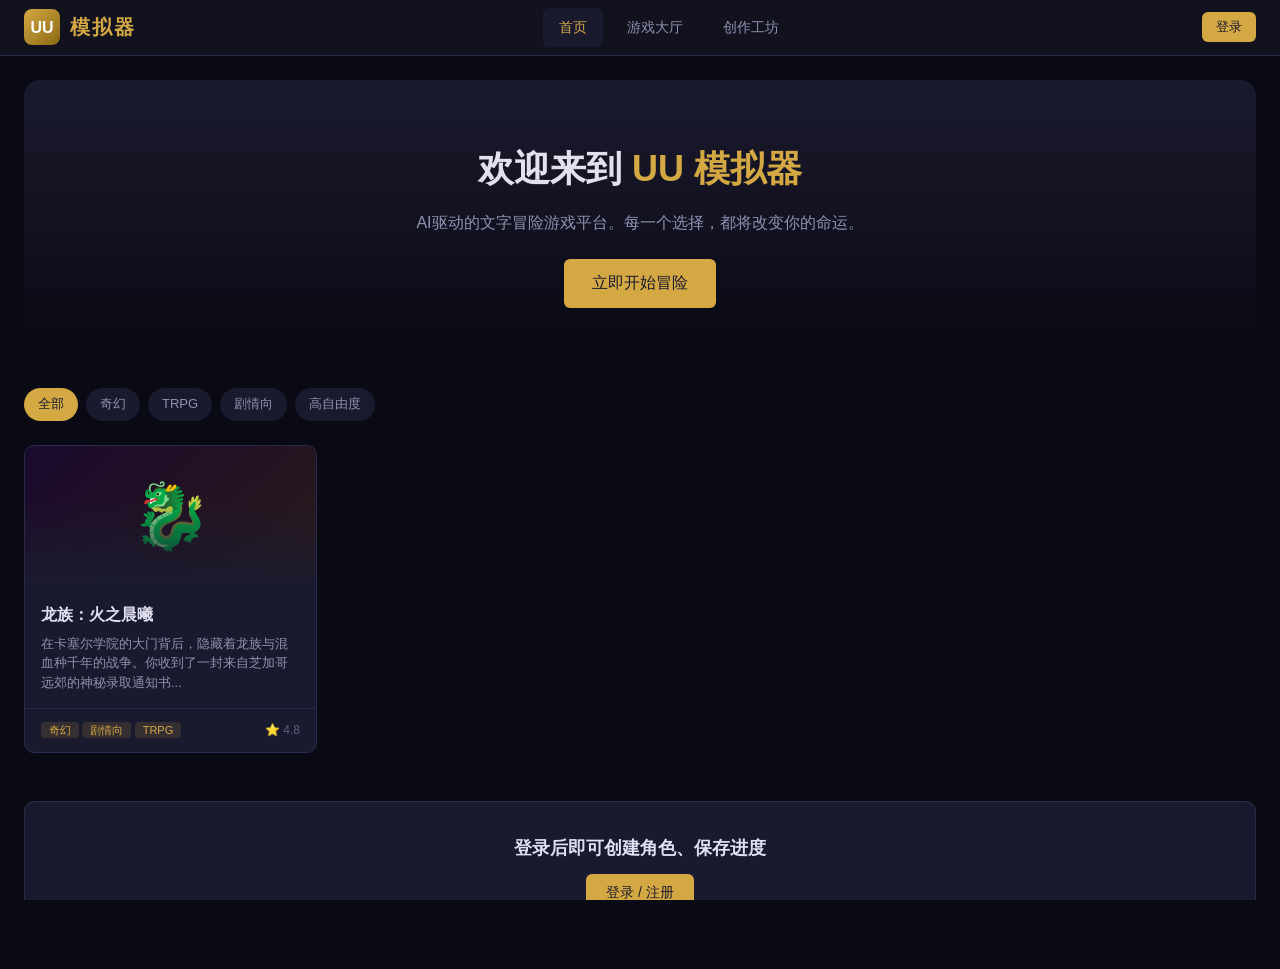
<file: index.html>
<!DOCTYPE html>
<html lang="zh-CN">
<head>
<meta charset="UTF-8">
<meta name="viewport" content="width=device-width, initial-scale=1.0, maximum-scale=1.0, user-scalable=no">
<title>UU模拟器 - AI驱动文字冒险游戏平台</title>
<style>/* ========================================
   UU模拟器 - 完整游戏风格UI
   主题：龙族 · 暗色奇幻
   ======================================== */

/* === 全局重置 & 变量 === */
:root {
  --bg-primary: #0a0a14;
  --bg-secondary: #12121f;
  --bg-card: #1a1a2e;
  --bg-card-hover: #222240;
  --bg-input: #16213e;
  --border-color: #2a2a4a;
  --border-glow: #4a4a8a;
  --text-primary: #e0e0f0;
  --text-secondary: #9090b0;
  --text-muted: #606080;
  --accent-gold: #d4a843;
  --accent-red: #cc3333;
  --accent-blue: #3366cc;
  --accent-green: #33aa55;
  --accent-purple: #8844aa;
  --accent-cyan: #33cccc;
  --danger: #ff4444;
  --success: #44cc66;
  --warning: #ffaa33;
  --info: #4488ff;
  --shadow: 0 4px 20px rgba(0,0,0,0.4);
  --radius-sm: 6px;
  --radius-md: 10px;
  --radius-lg: 16px;
  --transition: all 0.3s ease;
  --font-main: 'Microsoft YaHei', 'PingFang SC', 'Noto Sans SC', sans-serif;
  --font-mono: 'Consolas', 'Courier New', monospace;
}

*, *::before, *::after { box-sizing: border-box; margin: 0; padding: 0; }
html, body { height: 100%; overflow: hidden; }
body {
  font-family: var(--font-main);
  background: var(--bg-primary);
  color: var(--text-primary);
  line-height: 1.6;
  font-size: 15px;
}
a { color: var(--accent-gold); text-decoration: none; cursor: pointer; }
a:hover { text-decoration: underline; }
button { cursor: pointer; font-family: inherit; border: none; outline: none; }
input, textarea, select { font-family: inherit; font-size: inherit; }
ul { list-style: none; }
::-webkit-scrollbar { width: 6px; }
::-webkit-scrollbar-track { background: var(--bg-secondary); }
::-webkit-scrollbar-thumb { background: var(--border-color); border-radius: 3px; }
::-webkit-scrollbar-thumb:hover { background: var(--border-glow); }

/* === 导航栏 === */
.navbar {
  position: fixed; top: 0; left: 0; right: 0;
  height: 56px; background: var(--bg-secondary);
  border-bottom: 1px solid var(--border-color);
  z-index: 1000;
  display: flex; align-items: center;
}
.nav-inner {
  width: 100%; max-width: 1400px; margin: 0 auto;
  display: flex; align-items: center; justify-content: space-between;
  padding: 0 24px;
}
.nav-brand {
  display: flex; align-items: center; gap: 10px;
  cursor: pointer; user-select: none;
}
.brand-icon {
  width: 36px; height: 36px;
  background: linear-gradient(135deg, var(--accent-gold), #8b6914);
  border-radius: 8px;
  display: flex; align-items: center; justify-content: center;
  font-weight: 900; font-size: 16px; color: #fff;
}
.brand-text { font-size: 20px; font-weight: 700; color: var(--accent-gold); letter-spacing: 2px; }
.nav-links { display: flex; gap: 8px; }
.nav-link {
  padding: 8px 16px; border-radius: var(--radius-sm);
  color: var(--text-secondary); font-size: 14px;
  transition: var(--transition);
}
.nav-link:hover { background: var(--bg-card); color: var(--text-primary); text-decoration: none; }
.nav-link.active { background: var(--bg-card); color: var(--accent-gold); }
.nav-auth { display: flex; align-items: center; gap: 12px; }
.user-menu { position: relative; cursor: pointer; }
.user-name { color: var(--accent-gold); font-size: 14px; }
.user-dropdown {
  position: absolute; top: 100%; right: 0; margin-top: 8px;
  background: var(--bg-card); border: 1px solid var(--border-color);
  border-radius: var(--radius-sm); min-width: 140px;
  display: none; overflow: hidden;
}
.user-menu:hover .user-dropdown { display: block; }
.user-dropdown a {
  display: block; padding: 10px 16px; color: var(--text-secondary);
  font-size: 13px; transition: var(--transition);
}
.user-dropdown a:hover { background: var(--bg-card-hover); color: var(--text-primary); text-decoration: none; }

/* === 按钮系统 === */
.btn {
  display: inline-flex; align-items: center; justify-content: center; gap: 6px;
  padding: 10px 20px; border-radius: var(--radius-sm);
  font-size: 14px; font-weight: 500; transition: var(--transition);
}
.btn-sm { padding: 6px 14px; font-size: 13px; }
.btn-lg { padding: 14px 28px; font-size: 16px; }
.btn-full { width: 100%; }
.btn-primary { background: var(--accent-gold); color: #1a1a2e; }
.btn-primary:hover { background: #e8bc50; transform: translateY(-1px); }
.btn-secondary { background: var(--bg-card); color: var(--text-primary); border: 1px solid var(--border-color); }
.btn-secondary:hover { background: var(--bg-card-hover); border-color: var(--border-glow); }
.btn-danger { background: var(--danger); color: #fff; }
.btn-danger:hover { background: #ff5555; }
.btn-ghost { background: transparent; color: var(--text-secondary); }
.btn-ghost:hover { background: var(--bg-card); color: var(--text-primary); }
.btn-choice {
  width: 100%; text-align: left; padding: 14px 20px;
  background: var(--bg-card); border: 1px solid var(--border-color);
  border-radius: var(--radius-md); color: var(--text-primary);
  font-size: 14px; line-height: 1.5; margin-bottom: 10px;
  transition: var(--transition);
}
.btn-choice:hover {
  background: var(--bg-card-hover); border-color: var(--accent-gold);
  transform: translateX(4px); box-shadow: 0 2px 12px rgba(212,168,67,0.15);
}
.btn-choice .hint { display: block; font-size: 12px; color: var(--text-muted); margin-top: 4px; }
.btn-choice.selected { border-color: var(--accent-gold); background: rgba(212,168,67,0.1); }

/* === 弹窗 === */
.modal-overlay {
  position: fixed; inset: 0; background: rgba(0,0,0,0.7);
  z-index: 2000; display: flex; align-items: center; justify-content: center;
  animation: fadeIn 0.2s ease;
}
@keyframes fadeIn { from { opacity: 0; } to { opacity: 1; } }
.modal {
  background: var(--bg-secondary); border: 1px solid var(--border-color);
  border-radius: var(--radius-lg); width: 90%; max-width: 520px;
  max-height: 85vh; overflow: hidden;
  animation: slideUp 0.25s ease;
  box-shadow: 0 20px 60px rgba(0,0,0,0.5);
}
@keyframes slideUp { from { transform: translateY(30px); opacity: 0; } to { transform: translateY(0); opacity: 1; } }
.modal-wide { max-width: 1000px; }
.modal-sm { max-width: 400px; }
.modal-header {
  display: flex; align-items: center; justify-content: space-between;
  padding: 16px 24px; border-bottom: 1px solid var(--border-color);
}
.modal-header h2 { font-size: 18px; font-weight: 600; }
.modal-header-actions { display: flex; gap: 8px; align-items: center; }
.modal-close { font-size: 24px; color: var(--text-muted); cursor: pointer; transition: var(--transition); }
.modal-close:hover { color: var(--text-primary); }
.modal-body { padding: 24px; overflow-y: auto; max-height: calc(85vh - 60px); }

/* === 表单 === */
.form-group { margin-bottom: 16px; }
.form-group label { display: block; font-size: 13px; color: var(--text-secondary); margin-bottom: 6px; }
.form-group input, .form-group textarea, .form-group select {
  width: 100%; padding: 10px 14px;
  background: var(--bg-input); border: 1px solid var(--border-color);
  border-radius: var(--radius-sm); color: var(--text-primary);
  transition: var(--transition);
}
.form-group input:focus, .form-group textarea:focus, .form-group select:focus {
  border-color: var(--accent-gold); outline: none; box-shadow: 0 0 0 2px rgba(212,168,67,0.15);
}
.form-group textarea { resize: vertical; min-height: 80px; }
.form-error { color: var(--danger); font-size: 13px; margin-bottom: 12px; display: none; }
.form-row { display: flex; gap: 12px; }
.form-row .form-group { flex: 1; }

/* === 认证弹窗 === */
.auth-tabs { display: flex; margin-bottom: 20px; border-bottom: 1px solid var(--border-color); }
.auth-tab {
  flex: 1; padding: 10px; text-align: center;
  background: none; color: var(--text-muted); font-size: 14px;
  border-bottom: 2px solid transparent; transition: var(--transition);
}
.auth-tab.active { color: var(--accent-gold); border-bottom-color: var(--accent-gold); }
.auth-tab:hover { color: var(--text-secondary); }

/* === 页面容器 === */
.page { display: none; padding: 80px 24px 24px; min-height: 100vh; }
.page.active { display: block; }
.page-header {
  text-align: center; margin-bottom: 32px;
  max-width: 1400px; margin-left: auto; margin-right: auto;
}
.page-header h1 { font-size: 28px; font-weight: 700; margin-bottom: 8px; }
.page-header p { color: var(--text-secondary); font-size: 14px; }
.page-content { max-width: 1400px; margin: 0 auto; }

/* === 首页 === */
.hero {
  text-align: center; padding: 60px 20px 40px;
  background: linear-gradient(180deg, var(--bg-card) 0%, var(--bg-primary) 100%);
  border-radius: var(--radius-lg); margin-bottom: 40px;
}
.hero h1 { font-size: 36px; font-weight: 800; margin-bottom: 12px; }
.hero h1 span { color: var(--accent-gold); }
.hero p { color: var(--text-secondary); font-size: 16px; max-width: 600px; margin: 0 auto 24px; }
.featured-grid {
  display: grid; grid-template-columns: repeat(auto-fill, minmax(280px, 1fr));
  gap: 20px; margin-top: 24px;
}

/* === 游戏卡片 === */
.game-card {
  background: var(--bg-card); border: 1px solid var(--border-color);
  border-radius: var(--radius-md); overflow: hidden;
  transition: var(--transition); cursor: pointer;
}
.game-card:hover { transform: translateY(-4px); box-shadow: var(--shadow); border-color: var(--border-glow); }
.game-card-banner {
  height: 140px; background: linear-gradient(135deg, #1a1a3e, #2a1a2e);
  display: flex; align-items: center; justify-content: center;
  font-size: 48px; position: relative; overflow: hidden;
}
.game-card-banner .overlay {
  position: absolute; inset: 0;
  background: linear-gradient(0deg, var(--bg-card) 0%, transparent 60%);
}
.game-card-body { padding: 16px; }
.game-card-body h3 { font-size: 16px; font-weight: 600; margin-bottom: 6px; }
.game-card-body p { font-size: 13px; color: var(--text-secondary); line-height: 1.5; }
.game-card-meta {
  display: flex; justify-content: space-between; align-items: center;
  padding: 12px 16px; border-top: 1px solid var(--border-color);
  font-size: 12px; color: var(--text-muted);
}
.game-card-meta .tag {
  padding: 2px 8px; border-radius: 4px; font-size: 11px;
  background: rgba(212,168,67,0.15); color: var(--accent-gold);
}

/* === 角色创建 === */
.creation-steps {
  display: flex; gap: 8px; margin-bottom: 32px; justify-content: center;
}
.step {
  padding: 8px 20px; border-radius: 20px; font-size: 13px;
  background: var(--bg-card); color: var(--text-muted);
  transition: var(--transition);
}
.step.active { background: var(--accent-gold); color: #1a1a2e; font-weight: 600; }
.step.done { background: rgba(212,168,67,0.2); color: var(--accent-gold); }

.creation-panel {
  display: grid; grid-template-columns: 1fr 1fr; gap: 24px;
}
.creation-preview {
  background: var(--bg-card); border: 1px solid var(--border-color);
  border-radius: var(--radius-md); padding: 24px; text-align: center;
  display: flex; flex-direction: column; align-items: center; justify-content: center;
  min-height: 300px;
}
.creation-preview .avatar-placeholder {
  width: 120px; height: 120px; border-radius: 50%;
  background: linear-gradient(135deg, #2a1a3e, #1a2a3e);
  border: 3px solid var(--border-glow); margin-bottom: 16px;
  display: flex; align-items: center; justify-content: center;
  font-size: 40px; color: var(--accent-gold);
}
.creation-preview h3 { font-size: 20px; margin-bottom: 8px; }
.creation-preview .stat-list { width: 100%; margin-top: 16px; }
.stat-row { display: flex; justify-content: space-between; padding: 6px 0; border-bottom: 1px solid var(--border-color); font-size: 13px; }
.stat-row .stat-name { color: var(--text-secondary); }
.stat-row .stat-val { color: var(--accent-gold); font-weight: 600; }
.creation-form { display: flex; flex-direction: column; gap: 16px; }
.option-grid {
  display: grid; grid-template-columns: 1fr 1fr; gap: 8px;
}
.option-card {
  padding: 12px; border: 1px solid var(--border-color);
  border-radius: var(--radius-sm); background: var(--bg-input);
  cursor: pointer; transition: var(--transition); text-align: center;
  font-size: 13px;
}
.option-card:hover { border-color: var(--border-glow); }
.option-card.selected { border-color: var(--accent-gold); background: rgba(212,168,67,0.1); }
.option-card .opt-desc { font-size: 11px; color: var(--text-muted); margin-top: 4px; }

/* === 游戏主界面 === */
.game-layout {
  display: grid; grid-template-columns: 240px 1fr 240px;
  gap: 0; height: calc(100vh - 56px); margin-top: 56px;
}
.game-sidebar {
  background: var(--bg-secondary); border-right: 1px solid var(--border-color);
  padding: 16px; overflow-y: auto;
}
.game-sidebar-right {
  background: var(--bg-secondary); border-left: 1px solid var(--border-color);
  padding: 16px; overflow-y: auto;
}
.game-main {
  padding: 24px; overflow-y: auto;
  display: flex; flex-direction: column;
}

/* 角色信息面板 */
.char-portrait {
  width: 80px; height: 80px; border-radius: 50%;
  background: linear-gradient(135deg, #2a1a3e, #1a2a3e);
  border: 2px solid var(--border-glow); margin: 0 auto 12px;
  display: flex; align-items: center; justify-content: center;
  font-size: 32px; color: var(--accent-gold);
}
.sidebar-section { margin-bottom: 20px; }
.sidebar-section h4 {
  font-size: 12px; text-transform: uppercase; letter-spacing: 1px;
  color: var(--text-muted); margin-bottom: 10px; border-bottom: 1px solid var(--border-color);
  padding-bottom: 6px;
}
.stat-bar {
  display: flex; align-items: center; gap: 8px; margin-bottom: 6px;
  font-size: 12px;
}
.stat-bar .label { width: 50px; color: var(--text-secondary); flex-shrink: 0; }
.stat-bar .bar-bg {
  flex: 1; height: 6px; background: var(--bg-input);
  border-radius: 3px; overflow: hidden;
}
.stat-bar .bar-fill {
  height: 100%; border-radius: 3px; transition: width 0.5s ease;
}
.stat-bar .value { width: 30px; text-align: right; color: var(--text-primary); font-size: 12px; }

/* 叙事区域 */
.narrative-area {
  flex: 1; overflow-y: auto; margin-bottom: 20px;
}
.narrative-text {
  font-size: 15px; line-height: 1.9; color: var(--text-primary);
  white-space: pre-wrap;
}
.narrative-text .location-tag {
  display: inline-block; padding: 2px 10px; border-radius: 4px;
  background: rgba(212,168,67,0.15); color: var(--accent-gold);
  font-size: 12px; margin-bottom: 12px;
}
.narrative-text .npc-name { color: var(--accent-cyan); font-weight: 600; }
.narrative-text .item-name { color: var(--accent-purple); }
.narrative-text .system-msg {
  color: var(--text-muted); font-size: 13px; font-style: italic;
  padding: 8px 0;
}
.narrative-text .combat-log {
  color: var(--accent-red); font-family: var(--font-mono); font-size: 13px;
  padding: 4px 0;
}
.narrative-text .success { color: var(--success); }
.narrative-text .failure { color: var(--danger); }

.choices-area { padding-top: 16px; border-top: 1px solid var(--border-color); }
.choices-area h4 { font-size: 13px; color: var(--text-secondary); margin-bottom: 12px; }

/* 对话气泡 */
.dialogue-box {
  background: var(--bg-card); border: 1px solid var(--border-color);
  border-radius: var(--radius-md); padding: 16px 20px; margin: 12px 0;
  position: relative;
}
.dialogue-box .speaker {
  font-size: 13px; font-weight: 600; color: var(--accent-cyan); margin-bottom: 6px;
}
.dialogue-box .speaker.诺诺 { color: #ff6688; }
.dialogue-box .speaker.楚子航 { color: #6688ff; }
.dialogue-box .speaker.凯撒 { color: #ffcc44; }
.dialogue-box .speaker.路明非 { color: #88cc88; }
.dialogue-box .speaker.昂热 { color: #cccccc; }

/* 战斗界面 */
.combat-overlay {
  background: rgba(10,10,20,0.95); border: 2px solid var(--accent-red);
  border-radius: var(--radius-lg); padding: 24px; margin: 16px 0;
}
.combat-overlay .combat-title {
  text-align: center; font-size: 20px; font-weight: 700;
  color: var(--accent-red); margin-bottom: 16px;
}
.combat-stats {
  display: grid; grid-template-columns: 1fr 1fr; gap: 16px; margin-bottom: 16px;
}
.combatant { text-align: center; }
.combatant .name { font-weight: 600; margin-bottom: 4px; }
.combatant .hp-bar { height: 8px; background: var(--bg-input); border-radius: 4px; overflow: hidden; }
.combatant .hp-fill { height: 100%; background: linear-gradient(90deg, var(--accent-red), var(--accent-gold)); border-radius: 4px; transition: width 0.5s; }
.combat-log-area {
  background: #0a0a0a; border-radius: var(--radius-sm);
  padding: 12px; font-family: var(--font-mono); font-size: 13px;
  max-height: 200px; overflow-y: auto; margin-bottom: 12px;
}

/* 背包网格 */
.inventory-grid {
  display: grid; grid-template-columns: repeat(4, 1fr); gap: 6px;
}
.inv-slot {
  aspect-ratio: 1; background: var(--bg-input);
  border: 1px solid var(--border-color); border-radius: var(--radius-sm);
  display: flex; align-items: center; justify-content: center;
  font-size: 20px; cursor: pointer; transition: var(--transition);
}
.inv-slot:hover { border-color: var(--accent-gold); }
.inv-slot.has-item { border-color: var(--accent-purple); background: rgba(136,68,170,0.1); }

/* 地图 */
.map-container {
  background: var(--bg-card); border: 1px solid var(--border-color);
  border-radius: var(--radius-md); padding: 16px; min-height: 200px;
  position: relative;
}
.map-location {
  padding: 8px 12px; margin: 4px 0; border-radius: var(--radius-sm);
  background: var(--bg-input); cursor: pointer; font-size: 13px;
  transition: var(--transition);
}
.map-location:hover { background: var(--bg-card-hover); }
.map-location.current { border-left: 3px solid var(--accent-gold); color: var(--accent-gold); }
.map-location.visited { opacity: 0.7; }
.map-location.locked { opacity: 0.3; cursor: not-allowed; }

/* 导入工具 */
.import-area textarea {
  width: 100%; min-height: 200px; padding: 16px;
  background: var(--bg-input); border: 1px solid var(--border-color);
  border-radius: var(--radius-sm); color: var(--text-primary);
  font-family: var(--font-mono); font-size: 13px; resize: vertical;
}
.import-actions { display: flex; gap: 8px; margin-top: 12px; }

/* 创作者工坊 */
.creator-workspace {
  display: grid; grid-template-columns: 1fr 1fr; gap: 24px;
}
.template-editor textarea {
  width: 100%; min-height: 400px; padding: 16px;
  background: var(--bg-input); border: 1px solid var(--border-color);
  border-radius: var(--radius-sm); color: var(--text-primary);
  font-family: var(--font-mono); font-size: 13px;
}
.template-preview {
  background: var(--bg-card); border: 1px solid var(--border-color);
  border-radius: var(--radius-md); padding: 24px;
}

/* 游戏大厅筛选 */
.lobby-filters {
  display: flex; gap: 8px; margin-bottom: 20px; flex-wrap: wrap;
}
.filter-tag {
  padding: 6px 14px; border-radius: 20px; font-size: 13px;
  background: var(--bg-card); color: var(--text-secondary);
  cursor: pointer; transition: var(--transition);
}
.filter-tag:hover { background: var(--bg-card-hover); }
.filter-tag.active { background: var(--accent-gold); color: #1a1a2e; }

/* 存档列表 */
.save-list { display: flex; flex-direction: column; gap: 8px; }
.save-item {
  display: flex; justify-content: space-between; align-items: center;
  padding: 12px 16px; background: var(--bg-card);
  border: 1px solid var(--border-color); border-radius: var(--radius-sm);
  cursor: pointer; transition: var(--transition);
}
.save-item:hover { border-color: var(--border-glow); }
.save-item .save-info { flex: 1; }
.save-item .save-title { font-size: 14px; font-weight: 500; }
.save-item .save-meta { font-size: 12px; color: var(--text-muted); margin-top: 4px; }
.save-item .save-actions { display: flex; gap: 6px; }

/* 响应式 */
@media (max-width: 1024px) {
  .game-layout { grid-template-columns: 1fr; }
  .game-sidebar, .game-sidebar-right { display: none; }
  .creation-panel { grid-template-columns: 1fr; }
  .creator-workspace { grid-template-columns: 1fr; }
}
@media (max-width: 768px) {
  .nav-links { display: none; }
  .option-grid { grid-template-columns: 1fr; }
}
</style>
</head>
<body>
<div id="app">
  <!-- 导航栏 -->
  <nav class="navbar" id="navbar">
    <div class="nav-inner">
      <div class="nav-brand" onclick="navigate('home')">
        <span class="brand-icon">UU</span>
        <span class="brand-text">模拟器</span>
      </div>
      <div class="nav-links">
        <a onclick="navigate('home')" class="nav-link" id="nav-home">首页</a>
        <a onclick="navigate('lobby')" class="nav-link" id="nav-lobby">游戏大厅</a>
        <a onclick="navigate('creator')" class="nav-link" id="nav-creator">创作工坊</a>
      </div>
      <div class="nav-auth">
        <button class="btn btn-sm btn-primary" id="btn-login" onclick="showAuth()">登录</button>
        <div class="user-menu" id="user-menu" style="display:none">
          <span class="user-name" id="user-name-display"></span>
          <div class="user-dropdown">
            <a onclick="navigate('lobby')">游戏大厅</a>
            <a onclick="navigate('creator')">创作工坊</a>
            <a onclick="logout()">退出登录</a>
          </div>
        </div>
      </div>
    </div>
  </nav>

  <!-- 主内容区域 -->
  <main id="main-content">
    <!-- 由路由填充 -->
    <div class="page" id="page-loading" style="display:flex;align-items:center;justify-content:center;min-height:80vh">
      <div style="text-align:center">
        <div style="font-size:48px;margin-bottom:16px">🐉</div>
        <h2>正在唤醒龙血...</h2>
        <p style="color:var(--text-muted);margin-top:8px">UU模拟器加载中</p>
      </div>
    </div>
  </main>

  <!-- 登录/注册弹窗 -->
  <div class="modal-overlay" id="auth-modal" style="display:none" onclick="closeModal(event)">
    <div class="modal" onclick="event.stopPropagation()">
      <div class="modal-header">
        <h2 id="auth-title">登录</h2>
        <span class="modal-close" onclick="closeModal()">&times;</span>
      </div>
      <div class="modal-body">
        <div class="auth-tabs">
          <button class="auth-tab active" onclick="switchAuth('login')" id="tab-login">登录</button>
          <button class="auth-tab" onclick="switchAuth('register')" id="tab-register">注册</button>
        </div>
        <form id="auth-form" onsubmit="handleAuth(event)">
          <div class="form-group">
            <label>用户名</label>
            <input type="text" id="auth-username" placeholder="输入用户名" required autocomplete="username">
          </div>
          <div class="form-group" id="reg-nick-group" style="display:none">
            <label>昵称</label>
            <input type="text" id="auth-nick" placeholder="输入昵称">
          </div>
          <div class="form-group">
            <label>密码</label>
            <input type="password" id="auth-password" placeholder="输入密码" required autocomplete="current-password">
          </div>
          <div class="form-group" id="reg-pwd2-group" style="display:none">
            <label>确认密码</label>
            <input type="password" id="auth-password2" placeholder="再次输入密码">
          </div>
          <div class="form-error" id="auth-error"></div>
          <button type="submit" class="btn btn-primary btn-full" id="auth-submit">登录</button>
        </form>
      </div>
    </div>
  </div>

  <!-- 通用弹窗（存档、导入等复用） -->
  <div class="modal-overlay" id="save-modal" style="display:none" onclick="closeModal(event)">
    <div class="modal" onclick="event.stopPropagation()">
      <div class="modal-header">
        <h2 id="save-modal-title">存档</h2>
        <span class="modal-close" onclick="closeModalById('save-modal')">&times;</span>
      </div>
      <div class="modal-body" id="save-modal-body">
      </div>
    </div>
  </div>
</div>

<!-- 脚本加载 -->
<script>/* ========================================
   UU模拟器 - 核心引擎 (Core)
   路由、状态管理、存储、UI基础设施
   ======================================== */

// ==========================================
// 存储引擎 (IndexedDB + localStorage 双保险)
// ==========================================
const Store = {
  _db: null,
  _ready: false,

  async init() {
    // 加超时：IndexedDB 3秒打不开就跳过（解决手机浏览器卡死问题）
    try {
      const timeout = new Promise((_, reject) => 
        setTimeout(() => reject(new Error('IndexedDB超时')), 3000)
      );
      this._db = await Promise.race([this._openDB(), timeout]);
      this._ready = true;
    } catch(e) {
      console.warn('IndexedDB不可用或超时，回退到localStorage', e);
      this._ready = false;
      this._db = null;
    }
  },

  _openDB() {
    return new Promise((resolve, reject) => {
      const req = indexedDB.open('UUPlatform', 1);
      req.onupgradeneeded = (e) => {
        const db = e.target.result;
        if (!db.objectStoreNames.contains('users')) {
          db.createObjectStore('users', { keyPath: 'username' });
        }
        if (!db.objectStoreNames.contains('characters')) {
          const cs = db.createObjectStore('characters', { keyPath: 'id', autoIncrement: true });
          cs.createIndex('username', 'username', { unique: false });
        }
        if (!db.objectStoreNames.contains('saves')) {
          const ss = db.createObjectStore('saves', { keyPath: 'id', autoIncrement: true });
          ss.createIndex('charId', 'charId', { unique: false });
        }
        if (!db.objectStoreNames.contains('games')) {
          db.createObjectStore('games', { keyPath: 'slug' });
        }
        if (!db.objectStoreNames.contains('settings')) {
          db.createObjectStore('settings', { keyPath: 'key' });
        }
      };
      req.onsuccess = (e) => resolve(e.target.result);
      req.onerror = (e) => reject(e.target.error);
    });
  },

  _getStore(name, mode = 'readonly') {
    if (!this._db || !this._ready) return null;
    try {
      const tx = this._db.transaction(name, mode);
      return tx.objectStore(name);
    } catch(e) {
      console.warn('获取存储对象失败:', e);
      return null;
    }
  },

  async get(store, key) {
    if (this._ready && this._db) {
      try {
        const os = this._getStore(store);
        if (!os) throw new Error('DB not ready');
        return new Promise((res, rej) => {
          const req = os.get(key);
          req.onsuccess = () => res(req.result || null);
          req.onerror = () => rej(req.error);
        });
      } catch(e) {
        return this._lsGet(store, key);
      }
    }
    return this._lsGet(store, key);
  },

  async getAll(store) {
    if (this._ready && this._db) {
      try {
        const os = this._getStore(store);
        if (!os) throw new Error('DB not ready');
        return new Promise((res, rej) => {
          const req = os.getAll();
          req.onsuccess = () => res(req.result || []);
          req.onerror = () => rej(req.error);
        });
      } catch(e) {
        return this._lsGetAll(store);
      }
    }
    return this._lsGetAll(store);
  },

  async put(store, data) {
    if (this._ready && this._db) {
      try {
        const os = this._getStore(store, 'readwrite');
        if (!os) throw new Error('DB not ready');
        return new Promise((res, rej) => {
          const req = os.put(data);
          req.onsuccess = () => res(req.result);
          req.onerror = () => rej(req.error);
        });
      } catch(e) {
        return this._lsPut(store, data);
      }
    }
    return this._lsPut(store, data);
  },

  async delete(store, key) {
    if (this._ready && this._db) {
      try {
        const os = this._getStore(store, 'readwrite');
        if (!os) throw new Error('DB not ready');
        return new Promise((res, rej) => {
          const req = os.delete(key);
          req.onsuccess = () => res(true);
          req.onerror = () => rej(req.error);
        });
      } catch(e) {
        return this._lsDelete(store, key);
      }
    }
    return this._lsDelete(store, key);
  },

  // localStorage fallback
  _lsGet(store, key) {
    try {
      const data = JSON.parse(localStorage.getItem(`uu_${store}`) || '{}');
      return data[key] || null;
    } catch { return null; }
  },
  _lsGetAll(store) {
    try {
      return Object.values(JSON.parse(localStorage.getItem(`uu_${store}`) || '{}'));
    } catch { return []; }
  },
  _lsPut(store, data) {
    try {
      const key = data.id || data.username || data.slug || data.key;
      const all = JSON.parse(localStorage.getItem(`uu_${store}`) || '{}');
      all[key] = data;
      localStorage.setItem(`uu_${store}`, JSON.stringify(all));
      return true;
    } catch { return false; }
  },
  _lsDelete(store, key) {
    try {
      const all = JSON.parse(localStorage.getItem(`uu_${store}`) || '{}');
      delete all[key];
      localStorage.setItem(`uu_${store}`, JSON.stringify(all));
      return true;
    } catch { return false; }
  }
};

// ==========================================
// 路由系统
// ==========================================
const Router = {
  current: null,
  routes: {},

  register(name, renderFn) {
    this.routes[name] = renderFn;
  },

  async go(name, params = {}) {
    this.current = name;
    const main = document.getElementById('main-content');
    // Hide loading screen
    const loading = document.getElementById('page-loading');
    if (loading) loading.style.display = 'none';
    // Hide all pages
    document.querySelectorAll('.page').forEach(p => p.classList.remove('active'));
    // Show or create page
    let page = document.getElementById(`page-${name}`);
    if (!page) {
      page = document.createElement('div');
      page.id = `page-${name}`;
      page.className = 'page';
      main.appendChild(page);
    }
    page.classList.add('active');
    // Render
    if (this.routes[name]) {
      page.innerHTML = '<div class="loading">加载中...</div>';
      try {
        page.innerHTML = await this.routes[name](params);
      } catch(e) {
        page.innerHTML = `<div class="page-error">加载失败: ${e.message}</div>`;
        console.error(e);
      }
    }
    // Update nav
    document.querySelectorAll('.nav-link').forEach(l => {
      l.classList.toggle('active', l.getAttribute('onclick')?.includes(name));
    });
    window.scrollTo(0, 0);
  }
};

// ==========================================
// 全局应用状态
// ==========================================
const App = {
  user: null,
  currentGame: null,
  currentChar: null,
  gameState: null,

  async init() {
    await Store.init();
    this._loadUser();
    this._setupNav();
  },

  _loadUser() {
    try {
      const u = localStorage.getItem('uu_current_user');
      if (u) this.user = JSON.parse(u);
    } catch {}
    this._updateNavAuth();
  },

  _updateNavAuth() {
    const loginBtn = document.getElementById('btn-login');
    const userMenu = document.getElementById('user-menu');
    const userName = document.getElementById('user-name-display');
    const navProfile = document.getElementById('nav-profile');
    if (!loginBtn) return; // DOM not ready yet
    if (this.user) {
      loginBtn.style.display = 'none';
      if (userMenu) userMenu.style.display = 'block';
      if (userName) userName.textContent = this.user.nick || this.user.username;
      if (navProfile) navProfile.style.display = 'inline';
    } else {
      loginBtn.style.display = 'inline-flex';
      if (userMenu) userMenu.style.display = 'none';
      if (navProfile) navProfile.style.display = 'none';
    }
  },

  _setupNav() {
    // Keyboard shortcuts
    document.addEventListener('keydown', (e) => {
      if (e.key === 'Escape') {
        document.querySelectorAll('.modal-overlay').forEach(m => {
          if (m.style.display !== 'none') m.style.display = 'none';
        });
      }
    });
  },

  async login(username, password) {
    const user = await Store.get('users', username);
    if (!user) throw new Error('用户不存在');
    if (user.password !== password) throw new Error('密码错误');
    this.user = user;
    localStorage.setItem('uu_current_user', JSON.stringify(user));
    this._updateNavAuth();
    return user;
  },

  async register(username, password, nick) {
    const existing = await Store.get('users', username);
    if (existing) throw new Error('用户名已存在');
    const user = { username, password, nick: nick || username, created: Date.now() };
    await Store.put('users', user);
    this.user = user;
    localStorage.setItem('uu_current_user', JSON.stringify(user));
    this._updateNavAuth();
    return user;
  },

  logout() {
    this.user = null;
    localStorage.removeItem('uu_current_user');
    this._updateNavAuth();
    Router.go('home');
  },

  async getGames() {
    return await Store.getAll('games') || [];
  },

  async registerGame(gameData) {
    return await Store.put('games', gameData);
  },

  async getCharacters(username) {
    const all = await Store.getAll('characters') || [];
    return all.filter(c => c.username === username);
  },

  async saveCharacter(char) {
    char.username = this.user?.username || 'local';
    return await Store.put('characters', char);
  },

  async getSaves(charId) {
    const all = await Store.getAll('saves') || [];
    return all.filter(s => s.charId === charId).sort((a, b) => b.savedAt - a.savedAt);
  },

  async saveGame(data) {
    data.savedAt = Date.now();
    return await Store.put('saves', data);
  },

  async loadSave(id) {
    return await Store.get('saves', id);
  },

  async deleteSave(id) {
    return await Store.delete('saves', id);
  },

  async deleteGame(slug) {
    return await Store.delete('games', slug);
  }
};

// ==========================================
// UI 工具函数
// ==========================================
function navigate(page, params) { Router.go(page, params); }

function showAuth() {
  const modal = document.getElementById('auth-modal');
  modal.style.display = 'flex';
  document.getElementById('auth-error').style.display = 'none';
  document.getElementById('auth-error').textContent = '';
  switchAuth('login');
}

function closeModal(e) {
  if (e && e.target !== e.currentTarget) return;
  document.querySelectorAll('.modal-overlay').forEach(m => {
    if (m) m.style.display = 'none';
  });
}

function closeModalById(id) {
  document.getElementById(id).style.display = 'none';
}

let authMode = 'login';
function switchAuth(mode) {
  authMode = mode;
  document.getElementById('auth-title').textContent = mode === 'login' ? '登录' : '注册';
  document.getElementById('auth-submit').textContent = mode === 'login' ? '登录' : '注册';
  document.getElementById('reg-nick-group').style.display = mode === 'register' ? 'block' : 'none';
  document.getElementById('reg-pwd2-group').style.display = mode === 'register' ? 'block' : 'none';
  document.querySelectorAll('.auth-tab').forEach(t => t.classList.remove('active'));
  document.getElementById(`tab-${mode}`).classList.add('active');
}

async function handleAuth(e) {
  e.preventDefault();
  const errEl = document.getElementById('auth-error');
  errEl.style.display = 'none';
  const username = document.getElementById('auth-username').value.trim();
  const password = document.getElementById('auth-password').value;
  if (!username || !password) {
    errEl.textContent = '请填写用户名和密码';
    errEl.style.display = 'block'; return;
  }
  try {
    if (authMode === 'login') {
      await App.login(username, password);
    } else {
      const nick = document.getElementById('auth-nick').value.trim() || username;
      const pwd2 = document.getElementById('auth-password2').value;
      if (password !== pwd2) {
        errEl.textContent = '两次密码不一致';
        errEl.style.display = 'block'; return;
      }
      await App.register(username, password, nick);
    }
    closeModal();
    navigate('home');
  } catch(e) {
    errEl.textContent = e.message;
    errEl.style.display = 'block';
  }
}

function logout() {
  App.logout();
}

function formatDate(ts) {
  const d = new Date(ts);
  return `${d.getFullYear()}-${String(d.getMonth()+1).padStart(2,'0')}-${String(d.getDate()).padStart(2,'0')} ${String(d.getHours()).padStart(2,'0')}:${String(d.getMinutes()).padStart(2,'0')}`;
}

// ==========================================
// 启动
// ==========================================
document.addEventListener('DOMContentLoaded', async () => {
  try {
    await App.init();
    await navigate('home');
  } catch(e) {
    console.error('UU模拟器初始化失败:', e);
    // 即使初始化失败，也要显示页面内容
    const loading = document.getElementById('page-loading');
    if (loading) {
      loading.innerHTML = `
        <div style="text-align:center;padding:40px 20px">
          <div style="font-size:48px;margin-bottom:16px">🐉</div>
          <h2>加载遇到点小问题</h2>
          <p style="color:var(--text-muted);margin:12px 0">${e.message || '未知错误'}</p>
          <p style="color:var(--text-muted);font-size:13px">但别担心，核心功能还可以用</p>
          <button class="btn btn-primary" style="margin-top:16px" onclick="navigate('home')">进入首页</button>
        </div>`;
      loading.style.display = 'flex';
    }
  }
});
</script>
<script>/* ========================================
   UU模拟器 - 龙族：火之晨曦 完整数据包
   忠实于江南《龙族》原著设定
   ======================================== */

const DRAGONRAJA = {
  template: {
    slug: 'dragonraja',
    title: '龙族：火之晨曦',
    version: '1.0.0',
    author: '内置 | 江南《龙族》原著改编',
    description: '你收到了一封来自芝加哥远郊卡塞尔学院的录取通知书。这所表面普通的私立大学，实际上是秘党培养屠龙者的秘密机构。作为拥有龙族血统的混血种，你将踏入一个隐藏在人类世界之下的龙族战场。从火之晨曦到黑月之潮，你的每一个选择，都将改写龙族与人类的命运。',
    startLocation: 'start',
    stepNames: ['基本信息', '血统背景', '属性分配', '言灵选择', '确认创建'],

    // ========================================
    // 角色创建选项
    // ========================================
    bloodlines: [
      { id: 'bai_de', name: '白王血裔', desc: '白王的后裔，精神属性潜力极高，言灵天赋惊人。白王是龙族四大君王之外的第五位王者，掌握精神元素的极致。', icon: '🤍' },
      { id: 'hei_de', name: '黑王血裔', desc: '黑王尼德霍格的血脉继承者，肉体力量和龙血纯度极高。黑王是龙族的至高存在，所有龙类的始祖。', icon: '🖤' },
      { id: 'hun_xue', name: '普通混血种', desc: '最常见的混血种，龙血与人类血脉融合均衡。优势在于适应性极强，不会像高纯血统那样容易被龙血反噬。', icon: '💜' },
      { id: 'mi_dang', name: '秘党世家', desc: '出身秘党核心家族，家族世代从事屠龙事业。拥有丰富的知识和人脉，但对你的期望也更高。', icon: '⚜️' }
    ],

    backgrounds: [
      { id: 'student', name: '普通学生', desc: '在收到卡塞尔通知书前，你只是个普通的高中生，过着平凡的生活。但你的血统注定了你不平凡的人生。' },
      { id: 'fighter', name: '武术世家', desc: '自幼习武，身体素质远超常人。虽然不知道龙族的存在，但你的身体早已为战斗做好了准备。' },
      { id: 'scholar', name: '学术天才', desc: '在历史和语言学方面有惊人的天赋。你对古文字和神话传说有独特的理解，这也许源于你血脉中的记忆。' },
      { id: 'loner', name: '独行者', desc: '在街头长大，靠自己的本能活到现在。你的直觉异常敏锐，能感知到常人无法察觉的危险。' }
    ],

    attributes: [
      { id: 'str', name: '力量', desc: '物理攻击力与体能', icon: '💪' },
      { id: 'agi', name: '敏捷', desc: '速度与反应能力', icon: '⚡' },
      { id: 'con', name: '体质', desc: '生命值与伤害抗性', icon: '🛡️' },
      { id: 'int', name: '智力', desc: '知识储备与推理能力', icon: '🧠' },
      { id: 'cha', name: '魅力', desc: '社交能力与领导力', icon: '💎' },
      { id: 'blood', name: '血统纯度', desc: '龙血浓度，影响言灵威力和龙化风险', icon: '🔴' }
    ],

    spiritWords: [
      { id: 'sword', name: '剑御·天羽羽斩', type: '攻击型', desc: '召唤无数利刃攻击敌人。攻击范围广，血统纯度越高剑阵越强。传说中此言灵曾斩杀过龙王。', icon: '🗡️' },
      { id: 'flame', name: '炽·君焰', type: '攻击型', desc: '操控火焰的力量，释放高温烈焰焚烧一切。范围性杀伤力极强，但消耗也巨大。', icon: '🔥' },
      { id: 'time', name: '时隙·时间零', type: '辅助型', desc: '感知时间流速的变化，让自己进入超加速状态。在言灵领域内，外界的一切都像慢动作。', icon: '⏳' },
      { id: 'thunder', name: '雷·雷池', type: '攻击型', desc: '召唤雷电之力守护自身。兼具攻击和防御能力，速度极快。', icon: '⚡' },
      { id: 'soul', name: '圣言·审判', type: '精神型', desc: '强大的精神攻击言灵，直接作用于目标的灵魂。无视物理防御，但对精神力强大的敌人效果减弱。', icon: '👁️' },
      { id: 'shield', name: '盾·无尘之地', type: '防御型', desc: '在周身形成绝对防御领域。在领域内，一切攻击都会被阻挡，是混血种最强的防御言灵。', icon: '🔮' }
    ],

    // ========================================
    // 世界观地点
    // ========================================
    locations: {
      start: { id: 'start', name: '仕兰中学', icon: '🏫', desc: '你生活了十八年的城市，一所普通的中学。但今天，一切都将改变。' },
      cc1000: { id: 'cc1000', name: 'CC1000次列车', icon: '🚂', desc: '通往卡塞尔学院的 magical 列车，从芝加哥出发，驶向一般人无法找到的地方。' },
      campus: { id: 'campus', name: '卡塞尔学院', icon: '🏰', desc: '隐藏在芝加哥远郊山谷中的古老学院，秘党培养屠龙者的总部。哥特式建筑群中隐藏着无数秘密。' },
      hall: { id: 'hall', name: '学院礼堂', icon: '🏛️', desc: '卡塞尔学院的主礼堂，用于新生典礼和重要仪式。穹顶上绘有龙族战争史的壁画。' },
      library: { id: 'library', name: '图书馆·冰窖', icon: '📚', desc: '卡塞尔学院的图书馆地下一层，被称为"冰窖"。这里收藏着关于龙族历史的最珍贵资料。' },
      training: { id: 'training', name: '训练场', icon: '⚔️', desc: '卡塞尔学院的实战训练场，模拟各种战斗环境。混血种们在这里磨练屠龙技艺。' },
      cafeteria: { id: 'cafeteria', name: '学院食堂', icon: '🍽️', desc: '卡塞尔学院的食堂，也是学生们社交的主要场所。这里的菜品种类丰富得不可思议。' },
      dormitory: { id: 'dormitory', name: '学生宿舍', icon: '🛏️', desc: '卡塞尔学院的学生宿舍，古老建筑内部却有着现代化的设施。' },
      chicago: { id: 'chicago', name: '芝加哥', icon: '🌆', desc: '卡塞尔学院附近的大城市。混血种们偶尔会来这里执行任务或放松。' },
      three_gorges: { id: 'three_gorges', name: '三峡水库', icon: '🌊', desc: '中国长江上的巨型水利工程。水下沉睡着龙族的秘密和危险。' },
      beijing: { id: 'beijing', name: '北京', icon: '🏯', desc: '中国的首都。在这座古老的城市地下，隐藏着龙族亲王"大地与山之王"的踪迹。' },
      tokyo: { id: 'tokyo', name: '东京', icon: '🗼', desc: '日本的首都。卡塞尔学院日本分部在这里经营着庞大的地下网络。源氏家族掌控着这座城市的黑夜。' },
      classroom: { id: 'classroom', name: '教室', icon: '📖', desc: '卡塞尔学院的教室。这里的课程包括龙族历史、炼金术和格斗术。' },
      roof: { id: 'roof', name: '学院天台', icon: '🌙', desc: '卡塞尔学院最高的地方，可以俯瞰整个山谷。是学生们谈心或独处的地方。' }
    },

    // ========================================
    // 主要NPC
    // ========================================
    npcs: {
      luminfei: { id: 'luminfei', name: '路明非', title: '新生', desc: '和你同届进入卡塞尔的新生，看起来有点衰，但似乎隐藏着不为人知的力量。', color: '#88cc88' },
      chuzihang: { id: 'chuzihang', name: '楚子航', title: '狮心会会长', desc: '卡塞尔学院狮心会会长，沉默寡言的剑术天才。背后似乎有着沉重的过去。', color: '#6688ff' },
      caesar: { id: 'caesar', name: '凯撒·加图索', title: '学生会主席', desc: '学生会主席，来自意大利加图索家族的贵公子。自信、高傲、实力强大。', color: '#ffcc44' },
      nono: { id: 'nono', name: '诺诺', title: '学姐', desc: '凯撒的女朋友，性格洒脱不羁。对新生非常照顾，似乎对你有特别的兴趣。', color: '#ff6688' },
      angers: { id: 'angers', name: '昂热校长', title: '卡塞尔学院校长', desc: '卡塞尔学院校长，秘党核心人物。看起来像个优雅的老绅士，实际上是最强的屠龙者之一。', color: '#cccccc' },
      schneider: { id: 'schneider', name: '施耐德教授', title: '执行部部长', desc: '卡塞尔学院执行部部长，负责安排屠龙任务。脸上戴着呼吸面罩，声音沙哑。', color: '#aaaaaa' },
      gudelian: { id: 'gudelian', name: '古德里安教授', title: '招生办主任', desc: '卡塞尔学院招生办主任，性格热情到有点神经质。亲自去中国面试路明非，对龙族历史如数家珍。', color: '#88aaff' },
      fengel: { id: 'fengel', name: '芬格尔', title: '学长/室友', desc: '路明非的室友，看上去是个废柴学长，成天在宿舍打游戏。但没人知道他曾经是卡塞尔最强的A级学生。', color: '#aacc88' },
      lumingze: { id: 'lumingze', name: '路鸣泽', title: '???', desc: '神秘的小男孩，自称是路明非的弟弟。总是在最关键的时刻出现，用交易换取路明非的力量。他也许是路明非体内龙族人格的具象。', color: '#ff4444' },
      laotang: { id: 'laotang', name: '老唐', title: '网友', desc: '路明非在星际争霸里认识的朋友，操作犀利，性格豪爽。没人知道他的真实身份——龙王诺顿的人类化身。', color: '#ff8844' },
      fengli: { id: 'fengli', name: '芬里厄', title: '???', desc: '隐藏在学院深处的神秘存在。似乎与龙族有着密切的关系。', color: '#ff4444' },
      xiami: { id: 'xiami', name: '夏弥', title: '新生', desc: '一个神秘的女孩，似乎对龙族有着超乎寻常的了解。', color: '#ff88aa' },
      yuanzhi: { id: 'yuanzhi', name: '源稚生', title: '日本分部分部长', desc: '卡塞尔学院日本分部的执行局局长，源氏家族的大家长。背负着守护日本的重任。', color: '#cc4444' },
      huiyiyi: { id: 'huiyiyi', name: '上杉绘梨衣', title: '源氏家族的公主', desc: '源氏家族的小女儿，拥有极为罕见的强大言灵。她的命运与龙族紧密相连。', color: '#ff88cc' }
    }
  },

  // ========================================
  // 剧情节点树 —— 龙族I~III主线
  // ========================================
  scenes: {
    // ========== 第一章：火之晨曦 ==========
    start: {
      id: 'start',
      chapter: 1,
      location: 'start',
      narrative: `{name}同学：

我们很荣幸地通知您，您已被芝加哥大学附属私立学院——卡塞尔学院（Cassell College）录取。

随信附上您的录取通知书及CC1000次列车的特别车票。请您于本月15日抵达芝加哥联合车站，乘坐CC1000次列车前往学院报到。

请注意：本录取通知书具有法律效力，请勿遗失。

——卡塞尔学院招生办`

      + `\n\n你放下手中的信纸，心跳有些加速。这封信来得太突然了——你甚至不记得自己申请过这所学院。\n\n窗外是仕兰中学午后的阳光，操场上同学们在打篮球。但你知道，从收到这封信开始，你的生活就不一样了。\n\n信的末尾附着一串烫金的地址：芝加哥远郊·卡塞尔学院。以及一行小字——"你身体里流着不一样的血。"\n\n你把这封信翻来覆去看了三遍。去，还是不去？`,

      choices: [
        {
          text: '决定去卡塞尔学院看看',
          hint: '也许这真的是你人生的转折点',
          next: 'cc1000_departure',
          effects: { flag: 'chose_to_go' }
        },
        {
          text: '先和家里人商量一下',
          hint: '这么大的事不能一个人决定',
          next: 'family_talk',
          effects: { flag: 'talked_to_family' }
        },
        {
          text: '在网上搜索卡塞尔学院的信息',
          hint: '一所在网上几乎查不到任何信息的学校',
          next: 'search_info',
          effects: { flag: 'searched_online' }
        }
      ]
    },

    // 分支：和家人商量
    family_talk: {
      id: 'family_talk',
      chapter: 1,
      location: 'start',
      narrative: `你的父母看到这封信后，表情有些复杂。\n\n"卡塞尔学院……"你父亲念着这个名字，像是想起了什么，"我听说过这所学校。你叔叔以前好像也收到过他们的邀请。"\n\n你叔叔？那个你从未谋面、据说在国外做"特殊工作"的叔叔？\n\n"去吧。"你父亲拍了拍你的肩膀，"有些路，是该你自己走的。"\n\n第二天，你收拾好行李，踏上了前往芝加哥的飞机。`,

      effects: { flag: 'family_approves' },
      choices: [
        { text: '前往芝加哥联合车站', next: 'cc1000_departure' }
      ]
    },

    // 分支：网上搜索
    search_info: {
      id: 'search_info',
      chapter: 1,
      location: 'start',
      narrative: `你在网上搜索"卡塞尔学院"，却发现——几乎没有任何信息。\n\n这所学院的官网极其简陋，只有几行介绍文字和一个招生邮箱。没有校园照片，没有学生论坛，没有社交媒体的任何痕迹。\n\n你搜遍了所有留学论坛，只有一条三年前的帖子提到过这个名字："有人听说过卡塞尔学院吗？我收到了他们的录取通知，但网上什么都查不到。"\n\n下面唯一的回复写着："去吧，你不会后悔的。"\n\n这神秘感反而激起了你的好奇心。你合上电脑，开始收拾行李。`,

      choices: [
        { text: '带着好奇心前往芝加哥', next: 'cc1000_departure' }
      ]
    },

    // CC1000次列车
    cc1000_departure: {
      id: 'cc1000_departure',
      chapter: 1,
      location: 'cc1000',
      narrative: `芝加哥联合车站，下午四点。\n\n你在月台上找到了那列CC1000次列车——一列看起来像是上个世纪的老式蒸汽火车，墨绿色的车身在现代化的车站里显得格格不入。\n\n检票员是个戴着圆框眼镜的老头，他看了看你的车票，微微一笑："欢迎上车，{name}同学。"\n\n车厢内部的装修出乎意料地豪华——深红色的天鹅绒座椅、黄铜的灯饰、橡木的壁板。车厢里零星坐着几个和你差不多大的年轻人。\n\n你注意到角落里坐着一个穿白色校服的男生，一头刺眼的金发，正在喝红茶。在他的对面，一个黑发少年靠在窗边，闭目养神，膝盖上横放着一个黑色的琴盒。\n\n列车缓缓开动了，驶入了一条隧道。当它重新驶出时，窗外的景色已经变成了一片陌生的山谷。`,

      choices: [
        {
          text: '主动和金发男生打招呼',
          hint: '看起来是个值得认识的人',
          next: 'meet_caesar',
          effects: { flag: 'met_caesar_first', affection: { '凯撒·加图索': 5 } }
        },
        {
          text: '和那个带琴盒的黑发少年搭话',
          hint: '他身上的气息让你感到熟悉',
          next: 'meet_chuzihang',
          effects: { flag: 'met_chuzihang_first', affection: { '楚子航': 5 } }
        },
        {
          text: '找个空位坐下，观察周围的人',
          hint: '先摸清楚状况再说',
          next: 'cc1000_observe',
          effects: { flag: 'observed_first' }
        }
      ]
    },

    meet_caesar: {
      id: 'meet_caesar',
      chapter: 1,
      location: 'cc1000',
      narrative: `你走向那个金发男生。他抬起头，用一双冰蓝色的眼睛打量着你。\n\n"新生？"他的中文出奇地标准，"我是凯撒·加图索，学生会主席。你呢？"\n\n你报上名字。凯撒点点头，示意你坐下。\n\n"卡塞尔不是什么普通的大学，"他抿了一口红茶，"你很快就会明白。不过别担心，有我在，没人敢欺负新生。"\n\n他笑了笑，那笑容里带着几分自信和几分玩世不恭。\n\n对面的黑发少年这时睁开了眼睛，淡淡地看了一眼凯撒，又闭上了。\n\n"那是楚子航，"凯撒压低声音，"狮心会会长。别招惹他，他是个怪物。"`,

      effects: { flag: 'met_caesar', affection: { '凯撒·加图索': 10 } },
      choices: [
        { text: '询问卡塞尔学院到底是什么地方', next: 'cc1000_question', effects: { flag: 'asked_about_school' } },
        { text: '聊一聊凯撒在学院的生活', next: 'cc1000_chat', effects: { flag: 'chatted_caesar', affection: { '凯撒·加图索': 5 } } },
        { text: '看向窗外的山谷，陷入沉思', next: 'cc1000_arrival' }
      ]
    },

    meet_chuzihang: {
      id: 'meet_chuzihang',
      chapter: 1,
      location: 'cc1000',
      narrative: `你在黑发少年对面坐下。他睁开眼睛，金色的瞳孔一闪而过——你几乎以为自己看错了。\n\n"有事？"他的声音低沉而冷淡。\n\n"呃……第一次来，有点紧张。"你说。\n\n他沉默了几秒，然后说："到了学院，离那个金发的远一点。"他朝凯撒的方向扬了扬下巴，"他是麻烦精。"\n\n他顿了顿，又补充了一句："不过如果你遇到真正的麻烦，可以来找我。狮心会，楚子航。"\n\n说完他重新闭上眼睛，不再说话。他膝盖上的琴盒看起来价值不菲，但你注意到琴盒的边角有磕碰的痕迹——那不是乐器该有的伤痕。`,

      effects: { flag: 'met_chuzihang', affection: { '楚子航': 10 } },
      choices: [
        { text: '追问琴盒里装的是什么', next: 'cc1000_qinhe', effects: { flag: 'asked_about_case' } },
        { text: '安静地坐着，等待到达', next: 'cc1000_arrival' },
        { text: '还是去和那个金发男生聊聊', next: 'meet_caesar', effects: { flag: 'switched_to_caesar' } }
      ]
    },

    cc1000_observe: {
      id: 'cc1000_observe',
      chapter: 1,
      location: 'cc1000',
      narrative: `你找了个靠窗的位置坐下，观察着车厢里的其他人。\n\n除了金发的凯撒和黑发的楚子航，还有几个看起来也是新生的学生——有的在兴奋地交谈，有的紧张地翻看入学手册。\n\n一个红发女生注意到了你的目光，朝你笑了笑。她的笑容很明媚，让你稍微放松了一些。\n\n列车穿行在绿色的山谷中，窗外的风景美得像一幅油画。但你总觉得，这片平静的背后隐藏着什么。\n\n你的手机突然震动了一下——一条新短信："欢迎来到卡塞尔，新生。你身体里的血，在呼唤你。"\n\n发件人未知。`,

      effects: { flag: 'observed', affection: { '诺诺': 5 } },
      choices: [
        { text: '去找那个红发女生搭话', next: 'meet_nono', effects: { flag: 'met_nono' } },
        { text: '去找凯撒聊聊', next: 'meet_caesar' },
        { text: '去找楚子航', next: 'meet_chuzihang' }
      ]
    },

    meet_nono: {
      id: 'meet_nono',
      chapter: 1,
      location: 'cc1000',
      narrative: `你走向那个红发女生。她抬起头，一双暗红色的眼睛笑盈盈地看着你。\n\n"新生？我叫诺诺。你呢？"她的声音很好听。\n\n"你不用太紧张，"她说，"卡塞尔虽然不太正常，但还挺好玩的。至少比普通大学有意思多了。"\n\n她指了指窗外："看到那座山了吗？学院就在山后面。整个山谷都是卡塞尔的地盘。"\n\n你顺着她指的方向看去，隐约看到山谷深处有一座灰色的城堡轮廓。\n\n"对了，"诺诺凑近你，压低声音，"到了之后，别喝校长给你的茶。他老人家泡的茶……一般人扛不住。"\n\n她狡黠地眨了眨眼睛。`,

      effects: { flag: 'met_nono', affection: { '诺诺': 10 } },
      choices: [
        { text: '问诺诺学院里还有什么需要注意的', next: 'cc1000_nono_advice', effects: { flag: 'asked_nono_advice', affection: { '诺诺': 5 } } },
        { text: '看向窗外越来越近的城堡', next: 'cc1000_arrival' }
      ]
    },

    cc1000_question: {
      id: 'cc1000_question',
      chapter: 1,
      location: 'cc1000',
      narrative: `"卡塞尔到底是什么地方？"你问凯撒。\n\n凯撒放下茶杯，表情变得认真了一些。\n\n"一所培养猎人的学校。"他说，"猎杀那些……不该存在于这个世界上的东西。"\n\n"比如？"\n\n"龙。"他说出这个字的时候，车厢里的空气似乎凝固了一秒。"你相信龙存在吗？不是那种长翅膀的大蜥蜴，而是——曾经统治过这个世界的古老生物。"\n\n你没说话。\n\n"你很快就会亲眼看到的。"凯撒重新端起茶杯，"在那之前，好好享受你的普通人生吧。因为从明天开始，你的人生就不再普通了。"`,

      choices: [
        { text: '看向窗外，消化刚才的信息', next: 'cc1000_arrival', effects: { flag: 'know_about_dragons' } },
        { text: '继续追问关于龙族的细节', next: 'cc1000_more_dragon', effects: { flag: 'asked_more_about_dragons' } }
      ]
    },

    cc1000_more_dragon: {
      id: 'cc1000_more_dragon',
      chapter: 1,
      location: 'cc1000',
      narrative: `"龙族……真的存在？"你追问。\n\n凯撒意味深长地笑了笑："人类历史只有五千年，但龙族统治了这个世界几万年。它们沉睡在地底、在深海、在冰川之下……等待着苏醒的时刻。"\n\n"而我们混血种，"他指了指自己，又指了指你，"就是站在人类和龙族之间的那道防线。"\n\n"混血种？"\n\n"你身体里流着龙的血，{name}。这就是为什么卡塞尔选择了你。"\n\n车厢里安静了几秒。远处传来汽笛声，列车正在减速。\n\n"到了。"凯撒站起来，整理了一下衣领，"欢迎来到卡塞尔。"`,

      effects: { flag: 'know_about_hybrids' },
      choices: [
        { text: '跟着凯撒下车', next: 'campus_arrival', effects: { affection: { '凯撒·加图索': 5 } } }
      ]
    },

    cc1000_arrival: {
      id: 'cc1000_arrival',
      chapter: 1,
      location: 'cc1000',
      narrative: `列车缓缓减速。窗外的山谷中，一座灰色的哥特式城堡出现在眼前——那是一座巨大的建筑群，尖塔、拱门、彩色玻璃窗，在夕阳的照耀下泛着金色的光。\n\n那就是卡塞尔学院。\n\n列车停稳了。车厢里的学生们开始收拾行李。凯撒站起身，拉了拉衣领。楚子航提起琴盒，一言不发地走向车门。诺诺朝你挥了挥手。\n\n你深吸一口气，拎起行李，踏上了月台——\n\n山间的风吹在脸上，带着青草和泥土的气息。远处传来悠扬的钟声。\n\n一个新的世界，在你面前展开了。`,

      effects: { flag: 'arrived_cassell' },
      choices: [
        { text: '跟随人流前往学院主楼', next: 'campus_arrival' },
        { text: '先在校园里四处转转', next: 'campus_explore', effects: { flag: 'explored_first' } }
      ]
    },

    cc1000_chat: {
      id: 'cc1000_chat',
      chapter: 1,
      location: 'cc1000',
      narrative: `你和凯撒聊了一路。他告诉你卡塞尔学院的各种趣事——校长昂热喜欢在半夜弹钢琴，图书馆地下有个叫"冰窖"的地方藏着龙族文物，食堂的牛排是全芝加哥最好的……\n\n"对了，"凯撒忽然说，"入学第一天有个小测试。别紧张，不是考试——是测试你的血统纯度。"\n\n"血统纯度？"\n\n"嗯，"凯撒的表情变得微妙，"就是看看你体内的龙血有多少。太高了很危险——你会被龙血控制。太低了又没用。只有恰到好处，才是合格的屠龙者。"\n\n你正要追问，列车鸣响了汽笛。\n\n"到了。"凯撒站起身，"欢迎来到卡塞尔。"`,

      effects: { flag: 'know_about_test', affection: { '凯撒·加图索': 10 } },
      choices: [
        { text: '跟随凯撒下车', next: 'campus_arrival', effects: { affection: { '凯撒·加图索': 5 } } }
      ]
    },

    cc1000_qinhe: {
      id: 'cc1000_qinhe',
      chapter: 1,
      location: 'cc1000',
      narrative: `"你这个琴盒……看起来不像是装乐器的。"你试探着问。\n\n楚子航睁开眼睛，那双金色的瞳孔再次一闪而过。\n\n"你说得对。"他的声音平静得像一潭死水，"里面是一把刀。"\n\n他打开琴盒的一角，你看到一抹冷冽的寒光——那是一柄日本刀，刀身上刻着古老的花纹。\n\n"村雨，"楚子航说，"我父亲留给我的。"\n\n他的眼中闪过一丝不易察觉的悲伤，然后迅速合上了琴盒。\n\n"到了。"他说，站起身来。`,

      effects: { flag: 'saw_村雨', affection: { '楚子航': 5 } },
      choices: [
        { text: '和楚子航一起下车', next: 'campus_arrival', effects: { affection: { '楚子航': 5 } } }
      ]
    },

    cc1000_nono_advice: {
      id: 'cc1000_nono_advice',
      chapter: 1,
      location: 'cc1000',
      narrative: `"学院里还有什么需要注意的？"你问。\n\n诺诺想了想："第一，别惹狮心会的人。第二，别在图书馆里大声说话——管理员是个脾气暴躁的老太太。第三……"她神秘地压低声音，"如果晚上听到走廊里有奇怪的声音，别去管。那只是学院在'呼吸'。"\n\n"呼吸？"\n\n"卡塞尔学院本身就是一座巨大的炼金矩阵，"诺诺说，"它在吸收地脉的能量，用来压制地下的某个东西。"\n\n"什么东西？"\n\n诺诺还没来得及回答，列车汽笛声响起。\n\n"到了。"她站起来，拍了拍你的肩膀，"走吧，冒险开始了。"`,

      effects: { flag: 'nono_warnings', affection: { '诺诺': 5 } },
      choices: [
        { text: '和诺诺一起下车', next: 'campus_arrival', effects: { affection: { '诺诺': 5 } } }
      ]
    },

    campus_explore: {
      id: 'campus_explore',
      chapter: 1,
      location: 'campus',
      narrative: `你没有随人流进去，而是绕着学院的外围走了一圈。\n\n卡塞尔学院比想象中更大。主建筑是一座哥特式城堡，两侧延伸出翼楼，后面是大片的绿地和树林。你注意到主楼后面有一座独立的小教堂，屋顶上有奇怪的金属尖刺——看起来不像是宗教装饰。\n\n在树林边，你发现了一座石碑。上面用拉丁文刻着一行字：\n\n"Illegitimi non carborundum."\n\n（不要被杂碎击败。）\n\n你正琢磨这句话的意思，身后传来一个声音：\n\n"那是卡塞尔的校训。"\n\n你转过身——一个穿着黑色西装、戴着圆框眼镜的老人站在你身后，手里拄着一根乌木手杖。他看起来至少七十岁了，但腰板挺得笔直，眼睛炯炯有神。\n\n"我是昂热，这所学院的校长。"他微笑着说，"欢迎来到卡塞尔。"`,

      effects: { flag: 'met_angers_early', affection: { '昂热校长': 10 } },
      choices: [
        { text: '和校长聊聊学院的历史', next: 'angers_talk', effects: { flag: 'talked_angers', affection: { '昂热校长': 5 } } },
        { text: '跟着校长进入学院', next: 'campus_arrival', effects: { flag: 'enter_with_angers' } }
      ]
    },

    angers_talk: {
      id: 'angers_talk',
      chapter: 1,
      location: 'campus',
      narrative: `"校长先生，这座学院到底——"你开口。\n\n"——到底是做什么的？"昂热接过话头，微笑着用手杖点了点地面，"卡塞尔学院成立于1900年，由秘党创立。我们的使命只有一个：屠龙。"\n\n"龙真的存在？"\n\n昂热的表情变得深邃："不仅存在，而且它们正在苏醒。一百二十年前，秘党的创始人们就预见到了这一天。所以他们建立了卡塞尔，一代一代地培养屠龙者，为的就是在龙族回归的时候——人类不会毫无还手之力。"\n\n他看着你，目光变得锐利："而你，{name}，就是被选中的人。你身体里流着龙的血——但你选择站在人类这边。"\n\n"走吧，"他转身走向学院大门，"还有很多事等着你。"`,

      effects: { flag: 'angers_explained', affection: { '昂热校长': 10 } },
      choices: [
        { text: '跟着校长进入学院', next: 'campus_arrival' }
      ]
    },

    // 到达学院
    campus_arrival: {
      id: 'campus_arrival',
      chapter: 1,
      location: 'campus',
      narrative: `你走进卡塞尔学院的大门。\n\n门厅比想象中更加宏伟——高达二十米的穹顶上绘着巨大的壁画，描绘着人与龙之间的战争。穿着各色校服的学生们在走廊里穿梭，有的在讨论课程，有的在争论什么。\n\n一个戴眼镜的男生匆匆走过，怀里抱着一本比你头还厚的书，书名是《龙族谱系学导论》。\n\n"新生？"一个声音从身后传来。\n\n你转身——一个穿着黑色风衣、戴着呼吸面罩的男人站在你面前。他的声音沙哑而低沉，面罩后面是一双锐利的眼睛。\n\n"我是施耐德，执行部部长。"他说，"跟我来，需要进行入学测试。"\n\n他没有等你回答，转身就走。他的步伐很快，风衣的下摆翻飞，露出腰间别着的——那是一把枪？`,

      choices: [
        { text: '跟上施耐德教授', next: 'blood_test', effects: { flag: 'followed_schneider' } },
        { text: '先找个新生问问情况', next: 'find_luminfei', effects: { flag: 'look_for_other_newbie' } }
      ]
    },

    find_luminfei: {
      id: 'find_luminfei',
      chapter: 1,
      location: 'campus',
      narrative: `你在走廊里拦住了一个看起来同样迷茫的男生——他戴着一副黑框眼镜，头发有点乱，看起来跟你差不多大。\n\n"你好……你也是新生？"你问。\n\n"啊，是是是，"他有点慌张地点头，"我叫路明非，来自……呃……不重要。你也是刚来的？"\n\n"是啊，你知道入学测试在哪吗？"\n\n路明非挠了挠头："好像……听说是在礼堂那边？我刚看到一个穿风衣的怪人往那边走了。"\n\n"那是施耐德教授。"你说。\n\n"哦……"路明非缩了缩脖子，"看起来不太好惹。要不……咱俩一起去？"\n\n他冲你笑了笑，那笑容带着点讨好，但也让人放心。`,

      effects: { flag: 'met_luminfei', affection: { '路明非': 10 } },
      choices: [
        { text: '和路明非一起去礼堂', next: 'blood_test', effects: { flag: 'go_with_mingfei', affection: { '路明非': 5 } } }
      ]
    },

    // ========== 血统测试 ==========
    blood_test: {
      id: 'blood_test',
      chapter: 1,
      location: 'hall',
      narrative: `礼堂里，所有新生排成一排。\n\n施耐德教授站在前方，手里拿着一个金属盒子。\n\n"你们来到这里，不是偶然，"他的声音在空旷的礼堂里回荡，"卡塞尔学院从全世界寻找拥有龙族血统的人。你们每个人的身体里，都流着龙的血。"\n\n新生们窃窃私语。\n\n"但龙血既是恩赐，也是诅咒。血统纯度太低，无法成为合格的屠龙者。血统纯度太高——你可能会被龙血反噬，变成……龙。"\n\n施耐德打开金属盒，里面是一排注射器，针头泛着诡异的蓝光。\n\n"这是测试药剂。它会暂时激发你体内的龙血，让我们能够检测你的血统纯度。注射过程可能有些不适。"\n\n他叫出第一个名字。\n\n轮到你了。施耐德看着你，手中的注射器在灯光下闪烁。\n\n"伸出手。"他说。`,

      choices: [
        {
          text: '伸出手，接受测试',
          hint: '这是了解自己的唯一途径',
          next: 'test_result',
          effects: { flag: 'accepted_test' }
        },
        {
          text: '"等等——药剂注射后会发生什么？"',
          hint: '先问清楚',
          next: 'test_question',
          effects: { flag: 'asked_about_test' }
        }
      ]
    },

    test_question: {
      id: 'test_question',
      chapter: 1,
      location: 'hall',
      narrative: `"注射后会怎么样？"你问。\n\n施耐德面无表情地看着你："龙血会被激活。你的瞳孔可能会变成金色。你可能会听到一些……声音。那是龙族血脉中的记忆在苏醒。"\n\n"有人会失控吗？"\n\n"很少。"施耐德说，"但确实发生过。"\n\n他顿了顿："但如果你连了解自己的勇气都没有，那你就不配站在卡塞尔的旗下。你想清楚了吗？"\n\n礼堂里安静极了。所有新生都在看着你。`,

      choices: [
        { text: '伸出手："来吧。"', next: 'test_result', effects: { flag: 'accepted_test_after_question' } },
        { text: '后退一步："我需要时间考虑。"', next: 'test_refuse', effects: { flag: 'refused_test' } }
      ]
    },

    test_refuse: {
      id: 'test_refuse',
      chapter: 1,
      location: 'hall',
      narrative: `你后退了一步。\n\n施耐德看着你，眼神中并无责怪。"理解。恐惧是正常的。"\n\n他转向下一个学生。\n\n但你心里明白——这一步后退，可能意味着你还没有准备好面对真正的自己。\n\n测试结束后，施耐德找到你："在你的血统稳定之前，你可以作为旁听生留在卡塞尔。但记住——龙血不会因为你逃避就消失。它在你体内流淌，总有一天，你必须面对它。"`,

      effects: { flag: 'refused_test', location: 'hall' },
      choices: [
        { text: '在学院里先适应一段时间', next: 'campus_life_intro', effects: { flag: 'audit_student' } },
        { text: '改变主意，去找施耐德要求重新测试', next: 'test_result', effects: { flag: 'changed_mind_test' } }
      ]
    },

    // ========== 测试结果 ==========
    test_result: {
      id: 'test_result',
      chapter: 1,
      location: 'hall',
      narrative: `针尖刺入皮肤。冰凉的液体注入血管。\n\n一开始什么感觉都没有。然后——\n\n你的心脏猛地一跳。血液像是变成了岩浆，在血管里奔涌。你的视野变成了一片金色——你看到天花板上的壁画活了，龙在火焰中翱翔，古代的英雄们在龙背上战斗。\n\n你听到了一个声音——低沉、古老、充满了力量——在你的脑海里回荡：\n\n"……你终于来了。"\n\n然后一切归于平静。\n\n你眨了眨眼睛，视野恢复了正常。施耐德正看着手中的仪器，表情难得地出现了一丝波动。\n\n"有意思。"他说。\n\n他没有告诉你具体数值，但你注意到周围的学生看你的眼神变得不一样了。路明非投来一个又惊讶又佩服的表情。凯撒在角落里微微挑眉。`,

      effects: { flag: 'test_done', location: 'hall' },
      choices: [
        {
          text: '追问施耐德教授我的血统评级',
          hint: '你必须知道真相',
          next: 'ask_rating',
          effects: { flag: 'asked_rating' }
        },
        {
          text: '先去找路明非聊聊',
          hint: '他也是新生，应该能理解你的感受',
          next: 'talk_to_mingfei',
          effects: { flag: 'talk_mingfei_after_test', affection: { '路明非': 5 } }
        },
        {
          text: '去找诺诺，她看起来比较好说话',
          hint: '也许她能告诉你学院的真实情况',
          next: 'talk_to_nono_after',
          effects: { flag: 'talk_nono_after_test', affection: { '诺诺': 5 } }
        }
      ]
    },

    ask_rating: {
      id: 'ask_rating',
      chapter: 1,
      location: 'hall',
      narrative: `你追上施耐德教授："我的血统评级是多少？"\n\n施耐德停下脚步，沉默了几秒。\n\n"S级。"他说。\n\n周围安静得可怕。\n\n"卡塞尔学院建校一百二十年来，只出过三个S级评级的学生。"施耐德看着你，"你知道这意味着什么吗？"\n\n你不知道。但你从他的眼神中看到了一丝——担忧。\n\n"S级意味着你的龙血纯度极高，"施耐德说，"高到……如果有一天你选择站在龙族那边，你会成为一个极其危险的敌人。"\n\n他转身离开，留下一句话：\n\n"别让我们失望。"`,

      effects: { flag: 's_rating', location: 'hall' },
      choices: [
        { text: '去找路明非，他看起来需要朋友', next: 'talk_to_mingfei', effects: { affection: { '路明非': 5 } } },
        { text: '去图书馆查资料，了解S级血统的含义', next: 'library_first', effects: { flag: 'go_library_for_info' } },
        { text: '去找凯撒，他应该知道更多', next: 'talk_to_caesar_after', effects: { affection: { '凯撒·加图索': 5 } } }
      ]
    },

    talk_to_mingfei: {
      id: 'talk_to_mingfei',
      chapter: 1,
      location: 'campus',
      narrative: `你找到路明非的时候，他正蹲在礼堂外面的台阶上发呆。\n\n"嘿。"你坐到他旁边。\n\n"啊，是你。"他勉强笑了笑，"听说你是S级？厉害啊……"他的语气里听不出嫉妒，只有赞叹。\n\n"你怎么样？"\n\n"我？"路明非自嘲地笑了笑，"A级……但我觉得可能是搞错了。我就是个普通人，真的。打游戏还行，让我屠龙？算了吧。"\n\n他低下头："但来都来了……总不能就这么跑了吧。"\n\n他看着远方的山峦，沉默了一会儿。\n\n"你说，我们真的能……呃……屠龙吗？"他问，"我是说，那可是龙啊，神话里那种。"`,

      effects: { flag: 'comforted_mingfei', affection: { '路明非': 10 } },
      choices: [
        { text: '"能。因为我们已经没有退路了。"', next: 'campus_life_intro', effects: { flag: 'encouraged_mingfei', affection: { '路明非': 5 } } },
        { text: '"我也不知道，但总要试试。"', next: 'campus_life_intro', effects: { flag: 'honest_with_mingfei', affection: { '路明非': 5 } } }
      ]
    },

    talk_to_nono_after: {
      id: 'talk_to_nono_after',
      chapter: 1,
      location: 'cafeteria',
      narrative: `你在食堂找到了诺诺。她正一个人吃着冰淇淋，看到你过来，笑了笑。\n\n"S级？不错嘛。"她竖起大拇指，"我就知道你不一样。"\n\n"你也是S级？"\n\n"我？"诺诺笑了，"B+。够用就行。"\n\n她挖了一勺冰淇淋："S级有好有坏。好处是，你会得到更多的资源和关注。坏处是——更多人盯着你。而且，血统越高，越容易被龙血影响。"\n\n她看着你，表情变得认真：\n\n"在卡塞尔，力量越强，责任越大。别被力量冲昏了头。"`,

      effects: { flag: 'talked_nono', affection: { '诺诺': 10 } },
      choices: [
        { text: '"我会记住的。"', next: 'campus_life_intro' },
        { text: '问诺诺关于执行部的事情', next: 'ask_about_executive', effects: { flag: 'asked_about_exec' } }
      ]
    },

    talk_to_caesar_after: {
      id: 'talk_to_caesar_after',
      chapter: 1,
      location: 'campus',
      narrative: `你在训练场找到了凯撒。他正在练习射击，每一枪都正中靶心。\n\n"S级？"他放下枪，擦了擦汗，"意料之中。我看人的眼光一向很准。"\n\n"S级到底意味着什么？"\n\n凯撒靠在墙边："意味着你可能是这一代混血种里最强的之一。也意味着……你可能会成为所有龙王的目标。"\n\n他顿了顿："你知道为什么卡塞尔要建立执行部吗？因为历史上那些S级血统的混血种，有一半最后都……叛变了。龙血对他们的影响太大了。"\n\n他直视着你的眼睛：\n\n"你会叛变吗？"`,

      effects: { flag: 'talked_caesar', affection: { '凯撒·加图索': 10 } },
      choices: [
        { text: '"绝对不会。我知道自己站在哪一边。"', next: 'campus_life_intro', effects: { flag: 'sworn_to_caesar', affection: { '凯撒·加图索': 5 } } },
        { text: '"我不知道。但我希望不会。"', next: 'campus_life_intro', effects: { flag: 'honest_to_caesar', affection: { '凯撒·加图索': 5 } } }
      ]
    },

    ask_about_executive: {
      id: 'ask_about_executive',
      chapter: 1,
      location: 'cafeteria',
      narrative: `"执行部是做什么的？"你问。\n\n诺诺的表情变得有些微妙："执行部……就是干脏活的。处理龙族事件、回收危险物品、清除叛徒……总之，最危险的任务都是执行部在做。"\n\n"施耐德教授就是执行部的头儿。别看他那样，他是卡塞尔最强的几个人之一。"\n\n"你加入执行部了吗？"\n\n诺诺摇摇头："还没。但……可能迟早的事。加入执行部意味着你随时可能被派去执行危险任务。生还率……"她没有说下去。\n\n她看了看时间："哦，下午有龙族历史课，别忘了去。芬格尔教授的课，他虽然疯疯癫癫的，但讲的东西很有意思。"`,

      effects: { flag: 'know_about_exec', affection: { '诺诺': 5 } },
      choices: [
        { text: '去上龙族历史课', next: 'history_class', effects: { flag: 'went_to_history' } },
        { text: '先去图书馆查资料', next: 'library_first', effects: { flag: 'go_library' } }
      ]
    },

    library_first: {
      id: 'library_first',
      chapter: 1,
      location: 'library',
      narrative: `卡塞尔学院的图书馆比你想象中大了十倍。一排排高耸的书架上，塞满了关于龙族的书籍——有些书脊上印着你认不出的文字。\n\n你找到了一本《混血种血统评级详解》，翻到了关于S级的章节：\n\n"S级：血统纯度在90%以上。此类混血种拥有接近纯血龙族的力量，能够使用高危言灵。注意：S级混血种的精神状态必须定期评估，龙血反噬风险极高。"\n\n你正要继续读下去，忽然感觉到一股视线。\n\n你抬起头——在书架的另一端，站着一个白裙子的女孩。她的头发是银白色的，眼睛是淡金色的，正静静地看着你。\n\n看到你注意到她，她微微歪了歪头，然后……消失了。\n\n你揉了揉眼睛。书架另一端空无一人。`,

      effects: { flag: 'saw_white_girl', location: 'library' },
      choices: [
        { text: '追过去查看', next: 'library_mystery', effects: { flag: 'chased_mystery_girl' } },
        { text: '继续看书，可能是自己眼花了', next: 'campus_life_intro', effects: { flag: 'dismissed_vision' } }
      ]
    },

    library_mystery: {
      id: 'library_mystery',
      chapter: 1,
      location: 'library',
      narrative: `你绕过书架，但走廊里空无一人。只有一扇虚掩的门——门上刻着一个古老的符号：一个圆圈，中间是一条首尾相接的龙。\n\n你推开门，里面是一条向下的楼梯。阴冷的风从下方吹来，带着一股……血腥味。\n\n楼梯口挂着一块牌子：\n\n"冰窖——未经授权禁止入内"\n\n你听到下面传来铁链拖拽的声音，以及一声低沉的、不像是人类的……呼吸。`,

      effects: { flag: 'found_ice_cellar' },
      choices: [
        { text: '下去看看', next: 'ice_cellar', effects: { flag: 'entered_ice_cellar' } },
        { text: '先退回去，以后做好准备再来', next: 'campus_life_intro', effects: { flag: 'retreated_from_cellar' } }
      ]
    },

    ice_cellar: {
      id: 'ice_cellar',
      chapter: 1,
      location: 'library',
      narrative: `你走下楼梯。越往下走，空气越冷。\n\n冰窖的底层是一个巨大的地下空间。四周的墙壁上镶嵌着巨大的铁门，门上刻满了封印符文。铁链从天花板垂下，吊着一些……你不想知道是什么的东西。\n\n在空间的中央，有一个巨大的铁笼。笼子里，一个少年蜷缩在角落里。他抬起头，你看到了他的脸——金色的瞳孔，苍白到几乎透明的皮肤。\n\n他朝你咧嘴一笑，露出一口尖牙：\n\n"你也是来看我的吗？"\n\n他的声音年轻得像个孩子。但他的眼睛——那双金色的眼睛里，有一种不属于人类的、古老的东西。\n\n"我叫芬里厄。"他说，"你是第一个敢走进来的新生。"`,

      effects: { flag: 'met_fengli', affection: { '芬里厄': 10 } },
      choices: [
        { text: '"你……被关在这里？"', next: 'fengli_talk', effects: { flag: 'talked_fengli', affection: { '芬里厄': 5 } } },
        { text: '转身离开——这个东西太危险了', next: 'campus_life_intro', effects: { flag: 'fled_from_fengli' } }
      ]
    },

    fengli_talk: {
      id: 'fengli_talk',
      chapter: 1,
      location: 'library',
      narrative: `"算是吧。"芬里厄坐在地上，双手抱着膝盖，"他们说我是……龙。或者说是龙的容器。"\n\n他歪着头看你："你不怕我？"\n\n"应该怕吗？"\n\n芬里厄笑了："不知道。我自己也不知道我是什么。我只知道……我有时候会做梦，梦到天空是红色的，大地在燃烧。我站在尸山血海上，所有人都怕我。"\n\n他的笑容变得有些悲伤："但我连这个笼子都出不去。"\n\n远处传来脚步声。\n\n"有人来了。"芬里厄说，"你该走了。下次来的时候，给我带点吃的——这里的营养液难喝死了。"\n\n他冲你眨眨眼。`,

      effects: { flag: 'talked_fengli_deep', affection: { '芬里厄': 15 } },
      choices: [
        { text: '匆匆离开，不想被人发现', next: 'campus_life_intro' },
        { text: '坚定地说："我会再来的。"', next: 'campus_life_intro', effects: { flag: 'promised_fengli', affection: { '芬里厄': 10 } } }
      ]
    },

    history_class: {
      id: 'history_class',
      chapter: 1,
      location: 'classroom',
      narrative: `龙族历史课的教室是一个古老的阶梯教室。墙上挂满了各个时期人类与龙族战争的画作。\n\n芬格尔教授是个头发乱糟糟的老人，穿着沾满粉笔灰的西装。他一进门就踩到了讲台边的书堆上，差点摔倒。\n\n"啊，新生！"他扶了扶眼镜，"欢迎来到龙族历史课。今天我们来聊聊——龙王们。"\n\n他在黑板上画了一个圆：\n\n"龙族有四大君王：青铜与火之王、大地与山之王、海洋与水之王、天空与风之王。它们各自统领一支龙族，在远古时代与人类争夺这个世界的统治权。"\n\n"后来呢？"\n\n"后来……人类赢了。"芬格尔的表情变得复杂，"但只是暂时的。龙族在沉睡，但它们终将醒来。而我们的任务——就是在它们醒来之前，找到它们……消灭它们。"`,

      effects: { flag: 'took_history_class' },
      choices: [
        { text: '"龙王真的可以被杀死吗？"', next: 'history_question', effects: { flag: 'asked_about_king' } },
        { text: '下课后去训练场练习', next: 'training_first', effects: { flag: 'go_training' } }
      ]
    },

    history_question: {
      id: 'history_question',
      chapter: 1,
      location: 'classroom',
      narrative: `芬格尔听到你的问题，沉默了几秒。\n\n"好问题。"他说，"龙王到底能不能被杀死？历史上，我们杀死过龙王。但不是用普通的武器——只有特定的武器、特定的言灵、在特定的情况下，才能真正杀死一个龙王。"\n\n"而且，"芬格尔压低声音，"就算你杀死了它们的肉体，龙王的灵魂也不会消散。它们会在某个地方沉睡，等待重生。"\n\n"那怎么才能真正杀死一个龙王？"\n\n芬格尔看着你，那双浑浊的老眼中闪过一丝锐利的光芒：\n\n"这就是卡塞尔一直在寻找的答案。"`,

      effects: { flag: 'asked_king_death' },
      choices: [
        { text: '下课后去训练场', next: 'training_first' },
        { text: '去找昂热校长谈谈', next: 'talk_angers_office', effects: { flag: 'visit_angers' } }
      ]
    },

    training_first: {
      id: 'training_first',
      chapter: 1,
      location: 'training',
      narrative: `训练场上，几个高年级生正在对战。他们的速度快得惊人——你看到一个人影闪过，木刀在空中留下残影，对手已经被击倒在地。\n\n"新生？来试试？"一个穿着训练服的学长朝你招手。\n\n你接过木刀。手感很沉——这是一把真正的日本刀的重量。\n\n"别紧张，"学长说，"让我看看你的底子。"\n\n他摆出进攻姿势。\n\n你的心跳加速。血液中似乎有什么东西在涌动——你感觉视野变得清晰了，对方的动作在你眼中变得……慢了。`,

      effects: { flag: 'first_training' },
      choices: [
        {
          text: '主动出击',
          hint: '先发制人',
          next: 'training_combat',
          effects: { flag: 'aggressive_training' }
        },
        {
          text: '防守，观察对方的动作',
          hint: '知己知彼',
          next: 'training_defense',
          effects: { flag: 'defensive_training' }
        }
      ]
    },

    training_combat: {
      id: 'training_combat',
      chapter: 1,
      location: 'training',
      narrative: `你主动发起进攻。木刀破空而出，速度快得连你自己都惊讶。\n\n学长侧身避开，但你的刀锋擦过他的肩膀——他踉跄了一步，脸上露出惊讶的表情。\n\n"好快！"他说，"你真的是新生？"\n\n你没有回答，因为在你眼中，他的动作还在变慢。你甚至能看到他下一步的意图——他的重心在向右偏移，准备反击。\n\n你提前做出了反应。\n\n五分钟后，学长坐在地上喘着粗气，而你还站着。\n\n"S级……果然名不虚传。"他苦笑着说。`,

      effects: { flag: 'won_training', location: 'training' },
      choices: [
        { text: '继续训练，提升实力', next: 'campus_life_intro', effects: { flag: 'keep_training' } },
        { text: '去找楚子航请教剑术', next: 'find_chuzihang_sword', effects: { flag: 'seek_chu_sword', affection: { '楚子航': 5 } } }
      ]
    },

    training_defense: {
      id: 'training_defense',
      chapter: 1,
      location: 'training',
      narrative: `你摆出防守姿态，仔细观察着对方的每一个动作。\n\n学长试探性地出了一刀——你格挡住了。他又出了第二刀——你又挡住了。\n\n但你发现，你的防守虽然稳健，却始终找不到反击的机会。你的血统给了你超人的感知力，但你的身体还没有跟上。\n\n"不错，"学长说，"基本功扎实。但你太被动了——在真正的战斗中，防守是无法取胜的。"\n\n他收刀："去找楚子航吧，他的剑术是学院里最好的。也许他能教你一些东西。"`,

      effects: { flag: 'defense_training', location: 'training' },
      choices: [
        { text: '去找楚子航请教', next: 'find_chuzihang_sword', effects: { flag: 'seek_chu_sword', affection: { '楚子航': 5 } } },
        { text: '继续自己练习', next: 'campus_life_intro' }
      ]
    },

    find_chuzihang_sword: {
      id: 'find_chuzihang_sword',
      chapter: 1,
      location: 'training',
      narrative: `你在训练场的角落找到了楚子航。他正在独自练习挥刀，一刀又一刀，动作精准得像机器。\n\n"有事？"他停下动作，但没有看你。\n\n"想请教剑术。"\n\n楚子航沉默了几秒，然后说："剑术没有捷径。每天挥刀一万次，十年后你就会了。"\n\n他转过头，金色的瞳孔在昏暗中发着光："但你的问题不是剑术。你的问题是——你还不确定自己要为什么而战。"\n\n他收刀入鞘："等你想明白了，再来找我。"\n\n他提起琴盒，转身离开。`,

      effects: { flag: 'talked_chu_sword', affection: { '楚子航': 5 } },
      choices: [
        { text: '留在训练场，开始挥刀练习', next: 'campus_life_intro', effects: { flag: 'started_sword_practice' } },
        { text: '去天台思考楚子航的话', next: 'roof_think', effects: { flag: 'went_to_roof' } }
      ]
    },

    roof_think: {
      id: 'roof_think',
      chapter: 1,
      location: 'roof',
      narrative: `学院天台的风很大。从这里可以看到整个卡塞尔山谷的全貌——灰色的城堡、绿色的树林、远处的山脉。\n\n你靠在栏杆上，想着楚子航的话。\n\n你要为什么而战？为了人类？为了卡塞尔？还是……为了自己？\n\n身后传来脚步声。\n\n"在想什么？"是诺诺。\n\n她没有等你回答，走到你身边，看着远方的风景：\n\n"我刚来卡塞尔的时候也经常来这里。这里能看到整个学院，但又离它很远。适合想事情。"\n\n她沉默了一会儿，然后说：\n\n"我不知道你正在为什么而困惑。但记住——答案不在过去，在未来。不管你是什么血统、什么身份，决定你成为什么样的人的，是你的选择。"\n\n她拍了拍你的肩膀，转身离开。`,

      effects: { flag: 'thought_on_roof', affection: { '诺诺': 5 } },
      choices: [
        { text: '回到宿舍，准备明天的课程', next: 'campus_life_intro' }
      ]
    },

    // ========== 古德里安教授 & 路鸣泽幻境 ==========
    gudelian_interview: {
      id: 'gudelian_interview',
      chapter: 1,
      location: 'cc1000',
      narrative: `CC1000次列车的包厢里，一个头发乱糟糟、戴着厚眼镜的中年男人正兴奋地翻着一叠文件。\n\n"你就是{name}吧？"他抬起头，笑容灿烂得像见了亲人，"我是古德里安，卡塞尔学院招生办主任！终于等到你了！"\n\n他太热情了，让你有点不适应。但他接下来的话让你的注意力完全集中了起来——\n\n"龙族，不是神话里的生物，而是曾经统治过这个世界的真实存在。"古德里安推了推眼镜，"它们拥有远超人类的智慧和力量，掌握着被称为'言灵'的超自然能力。人类和龙族的战争持续了上万年。"\n\n"而我们混血种——人类和龙族的混血后代——就是站在两个种族之间的存在。卡塞尔学院的使命，就是培养混血种成为屠龙者，在龙族苏醒之前……阻止它们。"\n\n你的脑海中忽然闪过一个画面——\n\n天空是血红色的。一望无际的尸山血海上，一条黑色的巨龙盘旋在天际。它的翅膀遮蔽了太阳，每一次呼吸都带来雷霆。无数人在它面前跪倒……\n\n"喂？喂——你还好吗？"\n\n古德里安的声音把你拉回现实。你发现自己满头冷汗，手心全是汗。\n\n"你……你刚才看到了什么？"古德里安的表情变得严肃起来。`,

      effects: { flag: 'met_gudelian' },
      choices: [
        { text: '"我看到了……一条黑色的龙。"', next: 'lumingze_vision', effects: { flag: 'saw_black_dragon_vision' } },
        { text: '"没什么，可能是太累了。"', next: 'lumingze_vision', effects: { flag: 'hid_vision' } }
      ]
    },

    lumingze_vision: {
      id: 'lumingze_vision',
      chapter: 1,
      location: 'cc1000',
      narrative: `古德里安的表情变得更加凝重："你看到的……可能是你血脉中的记忆。混血种的血统纯度越高，越容易在特定条件下触发血脉记忆。"\n\n"那是……什么龙？"\n\n"黑王。"古德里安压低声音，"尼德霍格——龙族的至高存在，所有龙类的始祖。它在数千年前被封印，但它的死亡……可能只是假象。"\n\n你正想追问，忽然感到一阵晕眩。\n\n世界像水波一样扭曲。\n\n你站在一片虚空之中。面前是一个穿着黑色西装的小男孩——看起来不过十几岁，却有着一双深邃得不像孩子的金色眼睛。\n\n"哥哥。"他微笑着说。\n\n"你……你是谁？"\n\n"我是路鸣泽，"小男孩歪了歪头，"你的弟弟。不过你还记不得我——没关系，我们有的是时间。"\n\n他走近你，在你耳边轻声说：\n\n"记住，哥哥。当你有需要的时候，只要呼唤我的名字——我会帮你……但每帮你一次，你就要付出四分之一的代价。"\n\n周围的虚空碎裂了。你回到了列车上。古德里安正焦急地摇着你的肩膀。\n\n"谢天谢地，你醒了！"他松了一口气，"你刚才感觉怎么样？"\n\n"我……看到了一个男孩。"你喃喃道。\n\n古德里安的脸色变了："一个穿着黑西装的小男孩？"\n\n你点点头。\n\n古德里安没有继续追问，但你看到他握着钢笔的手在微微颤抖。`,

      effects: { flag: 'met_lumingze', affection: { '路鸣泽': 10 } },
      choices: [
        { text: '"他是谁？"——逼问古德里安', next: 'ask_gudelian_about_boy', effects: { flag: 'asked_about_lumingze' } },
        { text: '不再追问，看向窗外飞驰的风景', next: 'campus_arrival' }
      ]
    },

    ask_gudelian_about_boy: {
      id: 'ask_gudelian_about_boy',
      chapter: 1,
      location: 'cc1000',
      narrative: `"那个男孩到底是谁？"你追问。\n\n古德里安沉默了很久，最后叹了口气：\n\n"我不知道该怎么解释。但……在卡塞尔的记载中，有一种现象叫做'双生子'——一些血统纯度极高的混血种，体内会诞生另一个人格。那个人格拥有龙类的记忆和力量。"\n\n"他是……我的另一个人格？"\n\n"也许。"古德里安认真地看着你，"他的存在意味着你的血统可能比我们想象的还要高。但这也意味着……你的精神世界可能比他更强大才行。否则，他会取代你。"\n\n列车开始减速。窗外出现了山谷中的城堡。\n\n"到了。"古德里安站起身，挤出一个笑容，"欢迎来到卡塞尔——你未来六年的家。"`,

      effects: { flag: 'know_about_dual_personality' },
      choices: [
        { text: '站起身，走向车门', next: 'campus_arrival' }
      ]
    },

    // ========== 自由一日 ==========
    freedom_day: {
      id: 'freedom_day',
      chapter: 1,
      location: 'campus',
      narrative: `入学第三天，你被诺诺从宿舍里拽了出来。\n\n"快！今天是自由一日！"她兴奋地说。\n\n"自由一日？"\n\n"卡塞尔学院的传统——这一天学院里没有规则。学生会和狮心会会进行一场模拟战争，用弗里德里克公子赞助的弗丽嘉子弹（打中会让人短暂麻痹）。赢的人可以获得一个特权。"\n\n你被拉到了主楼前的广场上。这里已经变成了战场——\n\n凯撒·加图索站在喷泉上方，手持一把沙漠之鹰（装填着弗丽嘉子弹），金发在阳光下闪闪发光。他的身后是学生会的人马。\n\n对面，楚子航独自站在广场的另一端，手持木刀。他的身后没有一个人。\n\n"狮心会就你一个？"凯撒问。\n\n"够了。"楚子航淡淡地说。\n\n枪声响起。\n\n你看到了你一生中最不可思议的画面——楚子航的身影在子弹雨中穿梭，速度快得留下了残影。他一刀斩向凯撒，凯撒侧身避开，开枪回击……\n\n一颗流弹朝你飞来。\n\n你的瞳孔骤然收缩——那颗子弹在你眼中慢了下来，慢到你甚至能看到它旋转的轨迹。你的身体自动做出了反应。`,

      effects: { flag: 'witnessed_freedom_day' },
      choices: [
        {
          text: '闪开子弹',
          hint: '你的血统在保护你',
          next: 'freedom_day_dodge',
          effects: { flag: 'dodged_bullet' }
        },
        {
          text: '站在原地——你相信他们不敢打中新生',
          hint: '赌一把',
          next: 'freedom_day_stand',
          effects: { flag: 'stood_still' }
        },
        {
          text: '冲进战场帮楚子航',
          hint: '热血上涌',
          next: 'freedom_day_fight',
          effects: { flag: 'joined_freedom_day', affection: { '楚子航': 10 } }
        }
      ]
    },

    freedom_day_dodge: {
      id: 'freedom_day_dodge',
      chapter: 1,
      location: 'campus',
      narrative: `你的身体在意识之前就做出了反应——你以一种完全不符合人体工学的角度侧身，子弹擦着你的耳朵飞过，钉在了身后的墙上。\n\n整个战场安静了一秒。\n\n凯撒吹了声口哨："新生？反应不错。"\n\n楚子航看了你一眼，什么也没说。但你看到他嘴角似乎微微上扬了一点。\n\n诺诺从旁边冒出来，拍了拍你的肩膀："厉害啊！S级果然名不虚传！"\n\n战斗继续。最终楚子航以微弱的优势击败了凯撒——但两个人都被打得够呛。\n\n"这只是开始，楚子航。"凯撒扔掉空枪，擦了擦脸上的灰。\n\n"随时奉陪。"楚子航收刀。\n\n自由一日结束了。但你知道——你已经亲眼见识了卡塞尔学院最强的两个人。`,

      effects: { flag: 'dodged', affection: { '凯撒·加图索': 5, '楚子航': 5 } },
      choices: [
        { text: '回宿舍休息，明天还有课', next: 'meeting_fengel', effects: { flag: 'go_dorm_after_freedom' } }
      ]
    },

    freedom_day_stand: {
      id: 'freedom_day_stand',
      chapter: 1,
      location: 'campus',
      narrative: `你站在原地，一动不动。\n\n子弹在你耳边呼啸而过——但没有一颗打中你。看起来凯撒和楚子航都刻意避开了新生的区域。\n\n战斗结束后，凯撒经过你身边，拍了拍你的肩膀："够胆。新生里敢在自由一日站着不动的，你是第一个。"\n\n楚子航从另一侧走过，低声说了一句："勇气可嘉。但战场上，运气不会一直在你这边。"\n\n他的语气里没有嘲讽，只有……关心？`,

      effects: { flag: 'stood_still_done', affection: { '凯撒·加图索': 5, '楚子航': 5 } },
      choices: [
        { text: '回宿舍', next: 'meeting_fengel' }
      ]
    },

    freedom_day_fight: {
      id: 'freedom_day_fight',
      chapter: 1,
      location: 'campus',
      narrative: `你冲进战场。\n\n你甚至不知道自己为什么要这么做——但你的血液在沸腾，你的心脏在狂跳，你的每一个细胞都在渴望战斗。\n\n你捡起地上的一把训练匕首，朝学生会的一侧冲去。你的速度快得惊人——你闪过两个学生会的成员，一刀"砍"中了其中一个的肩膀。弗丽嘉子弹的麻痹效果让他立刻倒地。\n\n凯撒看了你一眼，眼神中闪过一丝兴致："哦？新生也来掺和？"\n\n他抬手一枪——但目标不是你，而是你身后一个打算偷袭你的学生会成员。\n\n"别打他，"凯撒说，"这是我的猎物。"\n\n你意识到——你已经卷入了卡塞尔学院最顶层的较量。`,

      effects: { flag: 'fought_freedom', affection: { '楚子航': 10 } },
      choices: [
        { text: '战斗结束后回宿舍', next: 'meeting_fengel' }
      ]
    },

    // ========== 芬格尔 & 室友 ==========
    meeting_fengel: {
      id: 'meeting_fengel',
      chapter: 1,
      location: 'dormitory',
      narrative: `卡塞尔学院的学生宿舍比想象中好得多——单人间，但客厅和卫生间是共用的。\n\n你推开门，看到一个胡子拉碴的男生正盘腿坐在客厅沙发上，疯狂地按着手柄。电视屏幕上，一队星际争霸的枪兵正在和虫族大军血战。\n\n"哟！新室友？"他头也不回地说，"我叫芬格尔，卡塞尔学院在读第八年——别问为什么读了八年，问就是挂科太多。"\n\n他暂停了游戏，转过身来——一张看起来挺帅但被邋遢掩盖了的脸。\n\n"你就是那个S级新生？"他上下打量了你一番，"看起来也不怎么样嘛。"\n\n然后他笑了："开玩笑的！S级啊，我当年也是A级呢……呃，好吧，那是很久以前的事了。"\n\n他拍了拍身边的位置："来一局星际？让你见识见识什么叫真正的技术。"`,

      effects: { flag: 'met_fengel', affection: { '芬格尔': 10 } },
      choices: [
        {
          text: '跟他打一局星际争霸',
          hint: '你也是高手',
          next: 'gaming_with_fengel',
          effects: { flag: 'played_starcraft' }
        },
        {
          text: '"不了，我想去图书馆看看。"',
          hint: '先熟悉学院环境',
          next: 'library_explore',
          effects: { flag: 'skip_gaming' }
        }
      ]
    },

    gaming_with_fengel: {
      id: 'gaming_with_fengel',
      chapter: 1,
      location: 'dormitory',
      narrative: `你在芬格尔身边坐下，选好了种族。\n\n三分钟后——你的基地被芬格尔的隐刀砍了个精光。\n\n"哈哈哈哈！"芬格尔笑得前仰后合，"新生就是新生！不过……你的操作有模有样的，以前经常玩？"\n\n"算是。"你说。\n\n"那我们在战网上加个好友呗？"芬格尔说，"我认识一个叫'老唐'的，打得贼好，改天拉你一起三黑。"\n\n他熟练地打开了战网，输入了一个ID：\n\n"老唐"——人类玩家，钻石段位，胜率68%。\n\n"这家伙操作猛如虎，"芬格尔说，"就是太爱吹牛了。每次赢了都说'弟弟们学着点'。"\n\n你记下了这个名字。`,

      effects: { flag: 'gamed_with_fengel', affection: { '芬格尔': 10 } },
      choices: [
        { text: '加入游戏，和老唐一起打一局', next: 'online_laotang', effects: { flag: 'played_with_laotang' } },
        { text: '该去上课了', next: 'exam_3e', effects: { flag: 'skip_online' } }
      ]
    },

    // ========== 老唐/网游 ==========
    online_laotang: {
      id: 'online_laotang',
      chapter: 1,
      location: 'dormitory',
      narrative: `你加入了芬格尔和老唐的队伍。\n\n耳机里传来一个爽朗的声音："哟！新人？芬格尔你小子终于找到第三个队友了？"\n\n"这是我室友，"芬格尔说，"S级新生，牛逼得很。"\n\n"S级？"老唐的语气有些微妙的变化，"卡塞尔的S级可不多见啊……有意思。"\n\n游戏开始了。\n\n你很快发现，老唐的星际水平确实很高。他的运营行云流水，操作精准得不像人类。你们三个人配合默契，连胜了三局。\n\n"不错不错！"老唐在语音里大笑，"比芬格尔那菜逼强多了！以后常来啊！"\n\n"喂！"芬格尔抗议。\n\n你笑了。这是你到卡塞尔以来最轻松的时刻。\n\n但你不知道的是——在世界的另一端，某个昏暗的房间里，一个年轻人正盯着屏幕上你的ID，若有所思。\n\n"S级……卡塞尔……有意思。"他轻声说。\n\n他是老唐。但在他血液深处，某种沉睡的东西正在苏醒。`,

      effects: { flag: 'befriended_laotang', affection: { '老唐': 15, '芬格尔': 5 } },
      choices: [
        { text: '下线，准备明天的3E考试', next: 'exam_3e', effects: { flag: 'prepare_for_3e' } }
      ]
    },

    // ========== 3E考试 ==========
    exam_3e: {
      id: 'exam_3e',
      chapter: 1,
      location: 'classroom',
      narrative: `3E考试——卡塞尔学院新生最重要的考试之一。\n\n教室里安静得可怕。每个新生面前都放着一份试卷——但试卷上没有任何文字，只有一些奇怪的、扭曲的符号。\n\n"这是龙文。"监考的曼施坦因教授说，"你们不需要理解它。只需要看着它。"\n\n"看着它？"\n\n"对。龙文不是用眼睛读的，是用血统读的。"\n\n你低头看着试卷上的符号。那些扭曲的线条在你眼中开始……移动？它们像活过来一样，在你眼前扭动、重组、形成新的形状。\n\n你的脑海中响起一个声音——低沉、古老、如同大地的脉搏。那是龙文在吟唱。\n\n你不由自主地跟着那个声音默念起来。\n\n试卷上的符号发出了淡淡的金光。\n\n曼施坦因教授猛地转过身来看着你。他的表情——像是看到了什么不可思议的东西。`,

      effects: { flag: 'took_3e_exam' },
      choices: [
        { text: '继续吟唱，让龙文的力量引导你', next: 'exam_3e_embrace', effects: { flag: 'embraced_dragon_language' } },
        { text: '强行停止，你不想暴露太多', next: 'exam_3e_hide', effects: { flag: 'hid_dragon_ability' } }
      ]
    },

    exam_3e_embrace: {
      id: 'exam_3e_embrace',
      chapter: 1,
      location: 'classroom',
      narrative: `你没有压制那股力量。\n\n龙文的吟唱声从你喉咙里清晰地流淌出来——那是一种不属于人类的语言，每一个音节都带着古老的力量。试卷上的金光越来越亮，最终形成了一个金色的漩涡。\n\n周围的同学都震惊地看着你。\n\n曼施坦因教授快步走到你面前，按住你的肩膀："停下！"\n\n你停了下来。但那双金色的瞳孔久久没有褪去。\n\n"你的3E考试成绩——"曼施坦因停顿了一下，"超出了量表的最高值。我需要报告校长。"\n\n他离开教室时，你听到他低声说了一句：\n\n"又一个S级……不，也许比S级更高。"`,

      effects: { flag: 'exam_3e_revealed' },
      choices: [
        { text: '去找古德里安教授询问你的成绩', next: 'exam_result_talk', effects: { flag: 'ask_about_3e_score' } },
        { text: '回宿舍，芬格尔应该知道这意味着什么', next: 'exam_with_fengel', effects: { flag: 'go_to_fengel_3e' } }
      ]
    },

    exam_3e_hide: {
      id: 'exam_3e_hide',
      chapter: 1,
      location: 'classroom',
      narrative: `你咬紧牙关，强行压制住了那股冲动。\n\n龙文的金光在你眼中闪烁了一下，然后熄灭了。你保持了沉默。\n\n但曼施坦因教授还是注意到了你——他走到你桌前，看了一眼你的试卷。试卷上的符号没有任何反应——但你的瞳孔，在那一瞬间变成了金色。\n\n"有意思。"他说，没有多说什么。\n\n考试结束后，他叫住了你：\n\n"你压制了自己的血统。为什么？"\n\n"我不想……引人注目。"\n\n曼施坦因看了你一会儿："明智的选择。但在卡塞尔，隐藏实力有时候比展示实力更危险。因为别人不知道你的底牌——就会把你当成未知因素来处理。"\n\n他转身离开："如果我是你，我会在下次机会到来时，让大家看到你的真实力量。"`,

      effects: { flag: 'hid_3e_power' },
      choices: [
        { text: '回宿舍', next: 'exam_with_fengel' }
      ]
    },

    exam_result_talk: {
      id: 'exam_result_talk',
      chapter: 1,
      location: 'campus',
      narrative: `你在办公室里找到了古德里安教授。他正看着你的3E考试成绩发呆。\n\n"这个数据……"他喃喃道，"一般来说，A级学生的龙文共鸣率在60%到80%之间。S级是90%以上。"\n\n"你的共鸣率——"他抬起头看着你，"是98.7%。这意味着你几乎可以和纯血龙族一样直接沟通龙文。"\n\n"这是好事还是坏事？"\n\n古德里安苦笑道："好的一面是，你的言灵潜力可能比任何在世的混血种都强。坏的一面是……你的龙血浓度太高了。你和龙王之间的界限，可能比我们想象的要薄。"\n\n"我会不会被龙血反噬？"\n\n古德里安没有回答。\n\n沉默本身就是答案。`,

      effects: { flag: 'know_3e_score' },
      choices: [
        { text: '离开办公室，消化这个消息', next: 'library_explore', effects: { flag: 'need_to_think' } }
      ]
    },

    exam_with_fengel: {
      id: 'exam_with_fengel',
      chapter: 1,
      location: 'dormitory',
      narrative: `芬格尔正躺在床上吃薯片。\n\n"回来了？3E考得怎么样？"他漫不经心地问。\n\n"我……可能搞砸了。"你说。\n\n芬格尔坐起来，难得地露出了认真的表情："什么叫搞砸了？"\n\n"我吟唱出了龙文。整个考场都看到了。"\n\n芬格尔沉默了几秒，然后吹了声口哨："菜鸟，你不知道吗？能直接吟唱龙文的混血种——在整个卡塞尔历史上，不超过十个人。"\n\n"而那十个人——"他压低声音，"有一个还活着，是我们的校长。有三个已经死了，被龙血反噬而死。还有六个……叛变了。"\n\n他拍了拍你的肩膀："欢迎来到高血统俱乐部。希望你运气够好。"`,

      effects: { flag: 'fengel_warning' },
      choices: [
        { text: '去图书馆查资料，了解高血统混血种的历史', next: 'library_explore', effects: { flag: 'go_to_library' } }
      ]
    },

    // ========== 图书馆·冰窖 ==========
    library_explore: {
      id: 'library_explore',
      chapter: 1,
      location: 'library',
      narrative: `卡塞尔学院的图书馆比你想象中大了十倍。一排排高耸的书架上，塞满了关于龙族的书籍——有些书脊上印着你认不出的文字。\n\n你找到了一本《混血种血统评级详解》，翻到了关于S级的章节：\n\n"S级：血统纯度在90%以上。此类混血种拥有接近纯血龙族的力量，能够使用高危言灵。注意：S级混血种的精神状态必须定期评估，龙血反噬风险极高。"\n\n你正要继续读下去，忽然感觉到一股视线。\n\n你抬起头——在书架的另一端，站着一个白裙子的女孩。她的头发是银白色的，眼睛是淡金色的，正静静地看着你。\n\n看到你注意到她，她微微歪了歪头，然后……凭空消失了。\n\n你揉了揉眼睛。书架另一端空无一人。但你低头时发现地上有一片银白色的鳞片——在灯光下泛着冷冽的光。\n\n那不是人类的鳞片。`,

      effects: { flag: 'library_mystery', location: 'library' },
      choices: [
        { text: '追过去查看', next: 'ice_cellar_door', effects: { flag: 'chased_mystery' } },
        { text: '继续看书，可能只是幻觉', next: 'library_continue', effects: { flag: 'ignored_vision' } }
      ]
    },

    library_continue: {
      id: 'library_continue',
      chapter: 1,
      location: 'library',
      narrative: `你摇摇头，把注意力转回书本。但那一幕一直在你脑海中挥之不去。\n\n银白色的女孩、淡金色的眼睛、凭空消失……她是谁？为什么会在图书馆里？\n\n你翻开另一本书——关于龙族四大君王的记载。\n\n"青铜与火之王·诺顿，四大君王中最暴戾的一位。它的权柄是铸造与火焰。传说它在长江水下建造了一座青铜城，将自己的王座安置其中……"\n\n你的目光在"青铜城"三个字上停住了。\n\n你有种预感——你很快就要和这位龙王打交道了。`,

      effects: { flag: 'read_about_norton', location: 'library' },
      choices: [
        { text: '回宿舍休息', next: 'campus_life_intro' }
      ]
    },

    ice_cellar_door: {
      id: 'ice_cellar_door',
      chapter: 1,
      location: 'library',
      narrative: `你绕过书架，在走廊尽头发现了一扇虚掩的铁门。门上刻着一个古老的符号——一个圆圈，中间是一条首尾相接的龙。\n\n这是龙族的印记。\n\n你推开门，一条向下的楼梯出现在眼前。阴冷的风从下方吹来，带着一股……血腥和钢铁的味道。\n\n楼梯口挂着一块铜牌：\n\n"冰窖（Ice Cellar）——S级权限 · 未经执行部部长授权，任何人不得入内"\n\n你听到下方传来一阵金属碰撞的声音——像是铁链在拖拽。然后是低沉的、不像是人类的呼吸声。\n\n你体内的龙血在躁动。它在呼唤你下去。`,

      effects: { flag: 'found_ice_cellar' },
      choices: [
        { text: '下去看看', next: 'ice_cellar_deep', effects: { flag: 'entered_ice_cellar' } },
        { text: '先退回去——没有授权就闯入太危险了', next: 'campus_life_intro', effects: { flag: 'retreated' } }
      ]
    },

    ice_cellar_deep: {
      id: 'ice_cellar_deep',
      chapter: 1,
      location: 'library',
      narrative: `你走下楼梯。越往下走，空气越冷，血腥味也越来越重。\n\n冰窖的底层是一个巨大的地下空间。四周的墙壁上镶嵌着巨大的铁门，门上刻满了发光的封印符文。铁链从天花板垂下，吊着一些……你不确定是什么的东西。\n\n在空间的中央，有一个巨大的铁笼。笼子里，一个少年蜷缩在角落里。他听到脚步声，抬起头——\n\n他的脸苍白到几乎透明，瞳孔是金色的，嘴角带着一丝不属于人类的微笑。\n\n"你是新来的？"他的声音像少年一样清澈，"我叫芬里厄。你是第一个敢走进来的新生。"\n\n他站起来，走到铁笼边。你这才注意到他的手脚上都锁着刻满符文的镣铐。\n\n"他们说我是一条龙。"他歪着头看你，"你觉得呢？"\n\n远处传来脚步声。芬里厄的笑容收敛了："有人来了。你该走了——不过下次来的时候，能给我带点吃的吗？这里的营养液……太难喝了。"\n\n他冲你眨了眨眼睛。那个瞬间，你真的在他身后看到了一对巨大的、半透明的金色翅膀。`,

      effects: { flag: 'met_fengli', affection: { '芬里厄': 15 } },
      choices: [
        { text: '匆匆离开，不想被人发现', next: 'campus_life_intro' },
        { text: '坚定地说："我会再来的。"', next: 'campus_life_intro', effects: { flag: 'promised_fengli', affection: { '芬里厄': 10 } } }
      ]
    },

    // ========== 校园生活过渡 ==========
    campus_life_intro: {
      id: 'campus_life_intro',
      chapter: 1,
      location: 'campus',
      narrative: `你在卡塞尔学院的第一周就这样过去了。\n\n你上了龙族历史课、炼金术入门、格斗训练……每一天都在接触一个全新的世界。你认识了更多的人——有友好的、有冷漠的、有深藏不露的。\n\n你也在战网上和老唐成了固定队友。每天晚上，你和芬格尔、老唐三个人一起打星际争霸。老唐的操作一如既往地犀利，但他的话语中偶尔会流露出一种……不属于普通游戏玩家的沧桑感。\n\n"老唐，你到底是做什么的？"有一次你问。\n\n"我？"老唐在语音里笑了笑，"一个……四处旅行的古董商人。专门倒卖那些"不该存在"的东西。"\n\n"不该存在的东西？"\n\n"比如说——刻着龙文的青铜器。"\n\n你的心猛地跳了一下。\n\n"开玩笑的！"老唐大笑，"你这也信？"\n\n但你知道——他不完全是在开玩笑。\n\n这天，施耐德教授在走廊里叫住了你：\n\n"有一个任务，"他说，"需要你去执行。"\n\n"什么任务？"\n\n"三峡水库。我们的探测设备在那里的水下检测到了强烈的龙类反应。"施耐德的表情严肃，"可能是龙王。"\n\n他终于说出了那个词：\n\n"青铜与火之王。"`,

      effects: { flag: 'first_mission', chapter: 1, location: 'campus' },
      choices: [
        {
          text: '"我去。"——毫不犹豫地接下任务',
          hint: '这是证明自己的机会',
          next: 'mission_three_gorges',
          effects: { flag: 'accepted_mission' }
        },
        {
          text: '"我需要准备一下。"——先做功课再出发',
          hint: '知己知彼',
          next: 'mission_preparation',
          effects: { flag: 'prepare_mission' }
        }
      ]
    },

    mission_preparation: {
      id: 'mission_preparation',
      chapter: 1,
      location: 'library',
      narrative: `你用了一天时间在图书馆查阅关于青铜与火之王的资料。\n\n根据古籍记载，青铜与火之王是四大龙王中最好战的一位。它在远古时代就被封印——而封印的地点，据说就在中国长江的水底。\n\n你还找到了一个重要的信息：青铜与火之王有一个弱點——它的权柄与"锻造"有关。它的力量来自于金属和火焰，如果能在没有金属的环境中战斗……\n\n你把这条信息记在了心里。\n\n出发那天，施耐德在校门口等你。同行的还有——\n\n楚子航站在车边，肩上斜挎着那个黑色的琴盒。\n\n"我和你一起去。"他说。`,

      effects: { flag: 'prepared_mission', affection: { '楚子航': 10 } },
      choices: [
        { text: '"走吧。"——和楚子航一起出发', next: 'mission_three_gorges', effects: { flag: 'go_with_chu' } }
      ]
    },

    // ========== 三峡任务（Book I 高潮） ==========
    // ========== 老唐的真实身份 ==========
    laotang_reveal: {
      id: 'laotang_reveal',
      chapter: 1,
      location: 'three_gorges',
      narrative: `在你出发前往三峡之前，你给老唐发了一条消息："我最近要去出差，可能上不了线了。"\n\n老唐的回复很快："出差？去哪？"\n\n"三峡。"\n\n那之后，老唐沉默了整整五分钟。然后他发来一条消息：\n\n"……{name}，有件事我一直没告诉你。我不是什么古董商人。"\n\n"我……我不知道该怎么解释。但如果你在三峡水下看到一座青铜城——不要进去。"\n\n你的血液凝固了。\n\n"你怎么知道三峡水下有青铜城？"你打字的手在颤抖。\n\n没有回复。\n\n老唐的ID变灰了。他下线了。\n\n你突然意识到——\n\n老唐从来不 sick。他的操作精准得像机器。他对龙族的事情有着超乎寻常的了解。他从不谈论自己的过去。\n\n一个可怕的念头浮现在你脑海中。\n\n你拨通了古德里安的电话："教授，龙王诺顿……有没有可能以人类的形态存在？"\n\n电话那头沉默了。\n\n"理论上……"古德里安的声音变得艰难，"龙王的灵魂可以在人类的身体中重生。那个人甚至可能不知道自己是谁，直到龙血完全苏醒。"\n\n"如果那个人来到了三峡呢？"\n\n"那就意味着——诺顿要回家了。"`,

      effects: { flag: 'know_laotang_truth' },
      choices: [
        { text: '带着这个秘密前往三峡', next: 'mission_three_gorges', effects: { flag: 'go_three_gorges_with_secret' } },
        { text: '试图联系老唐，劝他不要来', next: 'try_stop_laotang', effects: { flag: 'try_warn_laotang' } }
      ]
    },

    try_stop_laotang: {
      id: 'try_stop_laotang',
      chapter: 1,
      location: 'three_gorges',
      narrative: `你疯狂地给老唐打电话，但全部无人接听。\n\n你给他发语音消息："老唐！不管你是谁——不要来三峡！我们可以想办法帮你！"\n\n几分钟后，你收到了一条简短的回复：\n\n"太迟了，兄弟。"\n\n"我已经在路上了。"\n\n你的心沉到了谷底。`,

      effects: { flag: 'warned_laotang' },
      choices: [
        { text: '出发去三峡', next: 'mission_three_gorges' }
      ]
    },

    mission_three_gorges: {
      id: 'mission_three_gorges',
      chapter: 1,
      location: 'three_gorges',
      narrative: `长江三峡，夜色如墨。\n\n你们站在水库岸边。水面平静得像一面黑色的镜子，但水下探测器的读数显示——下方三百米处，有巨大的生物反应。\n\n"龙王就在下面。"施耐德的声音从通讯器里传来，"你们的任务是在它完全苏醒之前，用封印装置将其镇压。"\n\n楚子航站在你身边，琴盒打开，露出了里面的刀。月光照在刀身上，反射出冷冽的光芒。\n\n"害怕吗？"他问。\n\n"有一点。"\n\n"那就对了。"楚子航说，"不害怕的人，活不长。"\n\n水面开始沸腾。巨大的气泡从水底涌上来，带着硫磺的气味。水下有什么东西在发光——暗红色的光，像地下深处翻涌的岩浆。\n\n"它来了。"楚子航握紧了刀。`,

      choices: [
        {
          text: '和楚子航一起准备战斗',
          hint: '并肩作战',
          next: 'combat_dragon_bronze',
          effects: { flag: 'fight_together_chu' }
        },
        {
          text: '先观察龙王的动静，寻找弱点',
          hint: '古籍中可能有提示',
          next: 'observe_dragon_first',
          effects: { flag: 'observe_first' }
        }
      ]
    },

    observe_dragon_first: {
      id: 'observe_dragon_first',
      chapter: 1,
      location: 'three_gorges',
      narrative: `你按住楚子航的手："等等。"\n\n水面的沸腾越来越剧烈。一个巨大的身影从水下浮现——那是……一扇门？\n\n一扇青铜门，从水底升起，高达数十米。门上刻满了古老的符文——那是龙文。\n\n"这不是龙王本体，"你说，"这是封印之门。龙王被封印在这扇门后面。"\n\n但门上的符文正在一条条熄灭——封印正在减弱。\n\n"需要加固封印，"你快速说道，"用炼金术。"\n\n楚子航看了你一眼："你会炼金术？"\n\n"学了一点。"\n\n你走向那扇青铜门。门上的符文在你眼中变得清晰——你仿佛能读懂它们的含义。你的手不自觉地抬起，指尖在空气中划出复杂的轨迹。\n\n龙文在你口中吟唱出来——你自己都不知道你是怎么会的。\n\n符文重新亮起，一一点燃。青铜门缓缓沉入水底。\n\n水面恢复了平静。`,

      effects: { flag: 'sealed_bronze_gate', location: 'three_gorges' },
      choices: [
        { text: '和楚子航撤离，任务完成', next: 'post_three_gorges', effects: { flag: 'seal_success', affection: { '楚子航': 10 } } }
      ]
    },

    combat_dragon_bronze: {
      id: 'combat_dragon_bronze',
      chapter: 1,
      location: 'three_gorges',
      narrative: `水面炸裂。\n\n一个巨大的身影从水下冲出——那是一条青铜色的巨龙，浑身覆盖着金属般的鳞片，眼睛是两团燃烧的火焰。\n\n青铜与火之王——诺顿。\n\n它发出震耳欲聋的咆哮，高温的气浪将你掀飞出去。楚子航稳住身形，拔刀冲上——村雨的刀光在夜空中划出一道银线，斩在龙王的鳞片上，迸出一串火星。\n\n"它的鳞片太硬了！"楚子航喊道。\n\n你明白，硬拼没有胜算。你闭上眼睛，感受着血液中涌动的力量——你的言灵在苏醒。\n\n当你睁开眼睛时，世界变成了金色。\n\n你的言灵——发动。`,

      effects: { flag: 'combat_norton', location: 'three_gorges' },
      choices: [
        { text: '使用攻击型言灵全力攻击', next: 'spirit_attack_dragon', effects: { flag: 'use_offensive_spirit' } },
        { text: '使用封印言灵尝试压制龙王', next: 'seal_dragon', effects: { flag: 'use_seal_spirit' } }
      ]
    },

    spirit_attack_dragon: {
      id: 'spirit_attack_dragon',
      chapter: 1,
      location: 'three_gorges',
      narrative: `你的言灵爆发了。\n\n金色的光芒从你体内喷涌而出，形成一道巨大的光柱，直冲云霄。龙王发出了痛苦的咆哮——它的鳞片在光芒中开始龟裂。\n\n楚子航抓住机会，持刀跃起——村雨贯穿了龙王胸口的裂缝。\n\n龙王发出一声震天的怒吼，整个三峡都在颤抖。然后——它的身体开始崩塌，化为漫天的灰烬，落入长江之中。\n\n你和楚子航站在岸边，喘着粗气。\n\n"死了吗？"你问。\n\n楚子航看着逐渐平静的水面："龙王的肉体被摧毁了。但它的灵魂……逃走了。"\n\n他收刀入鞘："不过，至少我们赢了这一仗。"`,

      effects: { flag: 'killed_norton_body', location: 'three_gorges' },
      combat: {
        enemies: [{ id: 'norton', name: '青铜与火之王·诺顿', hp: 80, atk: 12, ac: 16, mdef: 10, expReward: 100 }]
      },
      choices: [
        { text: '返回学院报告任务', next: 'post_three_gorges', effects: { flag: 'return_to_campus' } }
      ]
    },

    seal_dragon: {
      id: 'seal_dragon',
      chapter: 1,
      location: 'three_gorges',
      narrative: `你双手结印，言灵之力化作金色的锁链，从四面八方缠向龙王。\n\n诺顿挣扎着，火焰从它身上喷涌而出，试图烧断锁链。但你咬紧牙关，血统之力全开——锁链越收越紧，最终将龙王牢牢捆住。\n\n它愤怒地咆哮着，被拖回了水下的青铜门中。门扉轰然关闭，封印符文重新亮起。\n\n水面恢复了平静。\n\n楚子航看着你，眼中闪过一丝惊讶："你封印了龙王。"\n\n你瘫坐在地上，浑身脱力。但你知道——这只是暂时的。封印总有一天会再次松动。到时候，需要更强的力量来彻底消灭它。`,

      effects: { flag: 'sealed_norton', location: 'three_gorges' },
      choices: [
        { text: '返回学院', next: 'post_three_gorges', effects: { flag: 'return_after_seal' } }
      ]
    },

    // ========== 高潮：龙王诺顿 ==========
    combat_norton_climax: {
      id: 'combat_norton_climax',
      chapter: 1,
      location: 'three_gorges',
      narrative: `三峡的水面炸裂开来。\n\n一座巨大的青铜城从水底升起——那是龙王诺顿的王座，一座由青铜铸就的宫殿，布满了龙文和古老的图腾。在青铜城的顶端，站着一个你熟悉的身影。\n\n老唐。\n\n不——那已经不是老唐了。他的眼睛燃烧着金色的火焰，皮肤上浮现出青铜色的鳞片纹路。他的头顶升起了一对弯曲的角。\n\n"诺顿……青铜与火之王。"楚子航握紧了村雨，低声说。\n\n老唐——不，诺顿——低头看着你们。他的表情中混杂着痛苦和愤怒。\n\n"{name}……"他的声音变得沙哑而古老，"我不想伤害你。但这是我回家的路——我已经等了一万年。"\n\n他抬起手。空气开始燃烧。整个三峡的温度骤然升高了十几度。\n\n楚子航拔刀冲了上去——但诺顿随手一挥，一道火焰将楚子航击飞了出去。\n\n你站在原地，看着老唐——你的朋友——变成了龙王。\n\n你的血液在沸腾。你的脑海中响起了路鸣泽的声音：\n\n"哥哥，你需要我的帮助。"\n\n"代价是四分之一的生命——你愿意付吗？"`,

      effects: { flag: 'confront_norton' },
      choices: [
        {
          text: '呼唤路鸣泽——付出四分之一的代价换取力量',
          hint: '"帮我。"',
          next: 'lumingze_deal_climax',
          effects: { flag: 'made_deal_with_lumingze' }
        },
        {
          text: '拒绝交易——用自己现有的力量战斗',
          hint: '"我不能拿命去赌。"',
          next: 'fight_norton_alone',
          effects: { flag: 'refused_deal' }
        },
        {
          text: '试图和老唐交流——唤醒他的人性',
          hint: '"老唐！你他妈的清醒一点！"',
          next: 'talk_to_laotang_final',
          effects: { flag: 'try_save_laotang' }
        }
      ]
    },

    lumingze_deal_climax: {
      id: 'lumingze_deal_climax',
      chapter: 1,
      location: 'three_gorges',
      narrative: `"帮我。"你说。\n\n世界静止了。\n\n路鸣泽出现在你面前，穿着一尘不染的黑色西装，金色的眼睛带着笑意。\n\n"成交。"他伸出手，"四分之一的你——归我。"\n\n你握住了他的手。\n\n那一刻，你感觉到一股前所未有的力量从身体深处喷涌而出。你的瞳孔变成了纯粹的熔金色。你的言灵——那个你从未完全掌握的言灵——在这一刻完全觉醒了。\n\n你的周围产生了巨大的气压，水面被压出一个巨坑。楚子航不得不后退几步才能站稳。\n\n诺顿——老唐——看着你，金色的眼中闪过一丝惊讶：\n\n"你……你是那个人的……"他没有说完。\n\n你的言灵爆发了。\n\n一道金色的光柱从你身上冲天而起，将整个三峡照得如同白昼。诺顿的火焰在你面前退缩了——你的力量，竟然压制了龙王。\n\n"结束了，诺顿。"你说。`,

      effects: { flag: 'used_lumingze_power', chapter: 1 },
      combat: {
        enemies: [{ id: 'norton_final', name: '青铜与火之王·诺顿（完全体）', hp: 120, atk: 15, ac: 18, mdef: 12, expReward: 200 }]
      },
      choices: [
        { text: '发动最终一击', next: 'norton_defeated', effects: { flag: 'defeated_norton_with_power' } }
      ]
    },

    fight_norton_alone: {
      id: 'fight_norton_alone',
      chapter: 1,
      location: 'three_gorges',
      narrative: `你咬紧牙关，用自己的力量迎了上去。\n\n诺顿的火焰铺天盖地地涌来——你侧身闪过，言灵的力量在掌心凝聚。你没有路鸣泽的帮助，但你有一个S级混血种的全部潜能。\n\n你冲向诺顿。\n\n战斗持续了十分钟。你的身上布满了烧伤，体力接近极限。但诺顿也不好受——他身上的鳞片被你打碎了好几处。\n\n"你……很强。"诺顿说，语气中带着一丝欣赏，"比我想象的强。"\n\n"但我还没用全力。"\n\n他张开嘴——一道金色的火焰正在他喉咙深处凝聚。那是足以熔化一切的高温。\n\n就在这时——\n\n诺顿的表情忽然扭曲了。他的左眼中闪过一丝……熟悉的、属于"老唐"的光芒。\n\n"{name}……快……"他的声音断断续续，"我……压不住它了……杀了我……"\n\n他的身体在龙王和人类之间剧烈地切换。他在用自己的意识压制动物的本能。\n\n"趁我……还是我……"老唐——诺顿——艰难地说，"动手。"`,

      effects: { flag: 'fought_norton_alone' },
      choices: [
        { text: '含泪发动致命一击', next: 'norton_defeated_sad', effects: { flag: 'killed_laotang' } },
        { text: '试图封印而不是杀死他', next: 'seal_norton_final', effects: { flag: 'sealed_laotang' } }
      ]
    },

    talk_to_laotang_final: {
      id: 'talk_to_laotang_final',
      chapter: 1,
      location: 'three_gorges',
      narrative: `你冲上前去，站在诺顿面前，直视着他金色的眼睛。\n\n"老唐！你还记得吗？星际争霸、通宵的排位赛、赢了之后你的大笑——那不是龙王的记忆，那是你的！"\n\n诺顿的身体僵住了。\n\n"一起打游戏的时光……是真的。"一个微弱的声音从他喉咙里传出来——那是老唐的声音。"那些……不是假的。"\n\n他的眼中闪过一丝清明。\n\n"谢谢你……{name}。"老唐——诺顿——露出了一个人类的笑，"谢谢你把我当朋友。"\n\n然后他的表情变得痛苦："但我压不住它了……龙王要完全觉醒了。在我彻底变成它之前——"\n\n"封印我。"`,

      effects: { flag: 'talked_to_laotang' },
      choices: [
        { text: '用言灵将他封印', next: 'seal_norton_final', effects: { flag: 'sealed_after_talk' } }
      ]
    },

    seal_norton_final: {
      id: 'seal_norton_final',
      chapter: 1,
      location: 'three_gorges',
      narrative: `你双手结印，言灵之力化作金色的锁链，将诺顿层层缠绕。他没有反抗。\n\n"谢谢。"他——或者说老唐——说。\n\n青铜城缓缓沉入水底。诺顿被封印在龙座上，陷入了又一次的长眠。\n\n你瘫坐在地上，浑身脱力。楚子航走过来，沉默地把手放在你肩上。\n\n"你做得很对。"他说，"有时候，最好的结局……不是杀死敌人，而是拯救朋友。"\n\n你看着平静的水面。\n\n老唐还在那里——在青铜城中，在龙王的躯壳里，沉睡着。\n\n也许有一天，你会找到办法真正地救他。`,

      effects: { flag: 'sealed_norton_kindly', location: 'three_gorges' },
      choices: [
        { text: '返回学院', next: 'post_three_gorges' }
      ]
    },

    norton_defeated: {
      id: 'norton_defeated',
      chapter: 1,
      location: 'three_gorges',
      narrative: `你的全力一击贯穿了诺顿的胸口。\n\n青铜与火之王发出一声震天的怒吼——然后他的身体开始崩塌。青铜色的鳞片一片片剥落，化为灰烬。他的身体在金色的火焰中燃烧，最终……化为虚无。\n\n你站在原地，喘着粗气。路鸣泽的力量正在退去——你感到一阵前所未有的虚弱。\n\n"王死了。"楚子航来到你身边，低声说。\n\n但你没有胜利的喜悦。你只感到一种……巨大的空虚。\n\n在诺顿消失的地方，地面上刻着一行字——是用指甲刻的：\n\n"谢谢你，兄弟。"\n\n那是老唐留给你最后的话。`,

      effects: { flag: 'killed_norton', location: 'three_gorges' },
      choices: [
        { text: '返回卡塞尔学院', next: 'post_three_gorges' }
      ]
    },

    norton_defeated_sad: {
      id: 'norton_defeated_sad',
      chapter: 1,
      location: 'three_gorges',
      narrative: `你的武器刺穿了诺顿的心脏。\n\n龙王的瞳孔骤然收缩。然后——金色的火焰从伤口中喷涌而出，将他的身体燃烧殆尽。\n\n在火焰熄灭前的最后一刻，你看到了老唐的脸——他微笑着，像是解脱了。\n\n"能认识你……真好。"\n\n然后他消失了。\n\n你跪在地上。你的双手沾满了灰烬——那曾是你朋友的一部分。\n\n楚子航什么也没说，只是站在你身边。有时候，陪伴本身就是最好的安慰。\n\n过了很久，你站起来。你的脸上没有泪，但你的心在流血。\n\n你知道，你会永远记住老唐——那个在星际争霸里跟你并肩作战的兄弟。`,

      effects: { flag: 'killed_laotang_sadly', location: 'three_gorges' },
      choices: [
        { text: '返回卡塞尔学院', next: 'post_three_gorges' }
      ]
    },

    // ========== 第一章结尾 ==========
    post_three_gorges: {
      id: 'post_three_gorges',
      chapter: 1,
      location: 'campus',
      narrative: `你回到了卡塞尔学院。\n\n三峡的任务让你在学院里名声大噪——学生们看你的眼神里多了一份敬畏。但你知道真正的代价是什么。\n\n如果你和老唐做了交易——你低头看着自己的手。路鸣泽拿走了你四分之一的寿命。你不知道那是多少年——十年？二十年？还是更久？\n\n但至少你还活着。老唐……诺顿……他得到了安息。如果他没有死，而是被封印了——那你还有机会找到救他的办法。\n\n昂热校长在他的办公室里召见了你。\n\n"你做得很好，"他说，"比我预想的好。"\n\n他走到窗边，看着远方的山脉：\n\n"龙族有四位君王。青铜与火之王只是第一个。大地与山之王、海洋与水之王、天空与风之王……它们都在苏醒。"\n\n他转过身，目光如炬：\n\n"你准备好面对它们了吗？"\n\n窗外，夜色降临。卡塞尔学院的钟楼敲响了十一下。\n\n你知道，属于你的战争，才刚刚开始。\n\n而在世界的某个角落——一个穿着黑色西装的小男孩正微笑着，金色的眼睛在黑暗中闪闪发光。\n\n"哥哥……你做得很好。"\n\n"但我拿走的东西——永远都不会还给你了。"`,
      effects: { flag: 'chapter1_complete', chapter: 2, location: 'campus' },
      choices: [
        {
          text: '选择阵营——加入狮心会（楚子航的阵营）',
          hint: '追求最强的力量',
          next: 'chapter2_slytherin',
          effects: { flag: 'join_leonheart', affection: { '楚子航': 15, '凯撒·加图索': -5 } }
        },
        {
          text: '选择阵营——加入学生会（凯撒的阵营）',
          hint: '追求荣耀与名望',
          next: 'chapter2_student_union',
          effects: { flag: 'join_student_union', affection: { '凯撒·加图索': 15, '楚子航': -5 } }
        },
        {
          text: '保持独立，走自己的路',
          hint: '不依附于任何人',
          next: 'chapter2_independent',
          effects: { flag: 'stay_independent' }
        }
      ]
    }
  }
};

// 简化场景数据中缺少的引用场景
// 这些场景会在游戏运行时由AI引擎生成
// 包括：talk_angers_office, chapter2_slytherin, chapter2_student_union, chapter2_independent
// 以及所有后续的龙族II和龙族III剧情
</script>
<script>/* ========================================
   UU模拟器 - 游戏大厅
   ======================================== */

Router.register('home', async () => {
  const user = App.user;
  const games = await App.getGames();
  const featured = games.length > 0 ? games : [
    {
      slug: 'dragonraja', title: '龙族：火之晨曦',
      desc: '在卡塞尔学院的大门背后，隐藏着龙族与混血种千年的战争。你收到了一封来自芝加哥远郊的神秘录取通知书...',
      tags: ['奇幻', '剧情向', 'TRPG'], players: '1', rating: 4.8,
      banner: '🐉', author: '内置'
    }
  ];

  return `
  <div class="page-content">
    <div class="hero">
      <h1>欢迎来到 <span>UU 模拟器</span></h1>
      <p>AI驱动的文字冒险游戏平台。每一个选择，都将改变你的命运。</p>
      ${user ? `<p style="color:var(--text-secondary)">欢迎回来，${user.nick || user.username}</p>`
             : `<button class="btn btn-primary btn-lg" onclick="showAuth()">立即开始冒险</button>`}
    </div>

    <div class="lobby-filters">
      <span class="filter-tag active">全部</span>
      <span class="filter-tag">奇幻</span>
      <span class="filter-tag">TRPG</span>
      <span class="filter-tag">剧情向</span>
      <span class="filter-tag">高自由度</span>
    </div>

    <div class="featured-grid">
      ${games.concat(featured).slice(0, 1).map(g => `
        <div class="game-card" onclick="startGame('${g.slug}')">
          <div class="game-card-banner" style="background: linear-gradient(135deg, #1a0a2e, #2a1a1a);">
            <span style="font-size:64px">${g.banner || '🎮'}</span>
            <div class="overlay"></div>
          </div>
          <div class="game-card-body">
            <h3>${g.title}</h3>
            <p>${g.desc}</p>
          </div>
          <div class="game-card-meta">
            <span>${g.tags?.map(t => `<span class="tag">${t}</span>`).join(' ') || ''}</span>
            <span>⭐ ${g.rating || '?'}</span>
          </div>
        </div>
      `).join('')}
    </div>

    ${!user ? `
    <div style="text-align:center;margin-top:48px;padding:32px;background:var(--bg-card);border-radius:var(--radius-md);border:1px solid var(--border-color)">
      <h3 style="margin-bottom:12px">登录后即可创建角色、保存进度</h3>
      <button class="btn btn-primary" onclick="showAuth()">登录 / 注册</button>
    </div>` : `
    <div style="text-align:center;margin-top:48px;padding:32px;background:var(--bg-card);border-radius:var(--radius-md);border:1px solid var(--border-color)">
      <h3 style="margin-bottom:12px">开始你的龙族冒险</h3>
      <p style="color:var(--text-secondary);margin-bottom:16px">创建属于你的混血种角色，踏入卡塞尔学院的大门</p>
      <button class="btn btn-primary btn-lg" onclick="startGame('dragonraja')">🐉 进入龙族世界</button>
    </div>`}
  </div>`;
});

Router.register('lobby', async () => {
  const games = await App.getGames();
  const builtin = [
    { slug: 'dragonraja', title: '龙族：火之晨曦', desc: '卡塞尔学院，混血种与龙族的千年战争。你收到了一封神秘的录取通知书...', tags: ['奇幻', 'TRPG', '剧情向'], banner: '🐉', rating: 4.8 }
  ];
  const all = games.length > 0 ? games : builtin;

  return `
  <div class="page-content">
    <div class="page-header">
      <h1>🎮 游戏大厅</h1>
      <p>选择一个世界，开启你的冒险</p>
    </div>
    <div class="lobby-filters">
      <span class="filter-tag active">全部</span>
      <span class="filter-tag">奇幻</span>
      <span class="filter-tag">TRPG</span>
    </div>
    <div class="featured-grid">
      ${all.map(g => `
        <div class="game-card" onclick="startGame('${g.slug}')">
          <div class="game-card-banner" style="background: linear-gradient(135deg, #1a0a2e, #2a1a1a);">
            <span style="font-size:64px">${g.banner || '🎮'}</span>
            <div class="overlay"></div>
          </div>
          <div class="game-card-body">
            <h3>${g.title}</h3>
            <p>${g.desc}</p>
          </div>
          <div class="game-card-meta">
            <span>${g.tags?.map(t => `<span class="tag">${t}</span>`).join(' ') || ''}</span>
            <span>⭐ ${g.rating || '?'}</span>
          </div>
        </div>
      `).join('')}
    </div>
  </div>`;
});

// 开始游戏
function startGame(slug) {
  if (!App.user) {
    showAuth();
    return;
  }
  Router.go('character', { game: slug });
}
</script>
<script>/* ========================================
   UU模拟器 - 角色创建器
   ======================================== */

let charCreator = {
  game: null,
  step: 0,
  data: {},
  template: null,
  maxSteps: 5
};

Router.register('character', async (params) => {
  const gameSlug = params.game || 'dragonraja';
  const template = getGameTemplate(gameSlug);
  if (!template) return '<div class="page-content"><h1>游戏模板未找到</h1></div>';

  charCreator = {
    game: gameSlug,
    step: 0,
    data: { name: '', gender: '男', age: 18 },
    template,
    maxSteps: template.createSteps || 5
  };

  return renderCreatorStep();
});

function renderCreatorStep() {
  const c = charCreator;
  const t = c.template;
  const step = c.step;

  const steps = ['基本信息', '血统背景', '属性分配', '言灵选择', '确认创建'];
  const stepNames = t.stepNames || steps;

  return `
  <div class="page-content">
    <div class="page-header">
      <h1>🐉 创建你的角色</h1>
      <p>${t.title} — 塑造属于你的混血种</p>
    </div>

    <div class="creation-steps">
      ${stepNames.map((s, i) => `
        <span class="step ${i === step ? 'active' : ''} ${i < step ? 'done' : ''}">${s}</span>
      `).join('')}
    </div>

    <div class="creation-panel">
      <div class="creation-form">
        ${renderStepContent(step, t, c.data)}
      </div>
      <div class="creation-preview">
        ${renderPreview(c.data, t)}
      </div>
    </div>

    <div style="display:flex;justify-content:space-between;margin-top:24px;max-width:600px;margin-left:auto;margin-right:auto">
      <button class="btn btn-secondary" onclick="prevStep()" ${step === 0 ? 'disabled' : ''}>上一步</button>
      <button class="btn btn-primary" onclick="nextStep()">${step >= c.maxSteps - 1 ? '✨ 创建角色' : '下一步'}</button>
    </div>
  </div>`;
}

function renderStepContent(step, t, data) {
  switch(step) {
    case 0: return renderBasicInfo(t, data);
    case 1: return renderBloodline(t, data);
    case 2: return renderAttributes(t, data);
    case 3: return renderSpirit(t, data);
    case 4: return renderConfirm(t, data);
    default: return '';
  }
}

function renderBasicInfo(t, data) {
  return `
    <h3 style="margin-bottom:16px">📋 基本信息</h3>
    <div class="form-group">
      <label>角色姓名</label>
      <input type="text" id="c-name" value="${data.name || ''}" placeholder="输入你的名字" oninput="updateCharData('name', this.value)">
    </div>
    <div class="form-row">
      <div class="form-group">
        <label>性别</label>
        <select id="c-gender" onchange="updateCharData('gender', this.value)">
          ${['男', '女', '其他'].map(g => `<option value="${g}" ${data.gender === g ? 'selected' : ''}>${g}</option>`).join('')}
        </select>
      </div>
      <div class="form-group">
        <label>年龄</label>
        <input type="number" id="c-age" value="${data.age || 18}" min="16" max="60" oninput="updateCharData('age', parseInt(this.value) || 18)">
      </div>
    </div>
    <div class="form-group">
      <label>外貌特征</label>
      <textarea id="c-appearance" placeholder="描述你的角色外貌..." oninput="updateCharData('appearance', this.value)">${data.appearance || ''}</textarea>
    </div>
    <div class="form-group">
      <label>性格简述</label>
      <textarea id="c-personality" placeholder="冷静、冲动、谨慎、热血..." oninput="updateCharData('personality', this.value)">${data.personality || ''}</textarea>
    </div>
  `;
}

function renderBloodline(t, data) {
  const bloodlines = t.bloodlines || [
    { id: 'bai_de', name: '白王血裔', desc: '白王的后裔，拥有极高的精神属性潜力和强大的言灵天赋', icon: '🤍' },
    { id: 'hei_de', name: '黑王血裔', desc: '黑王的后裔，肉体力量和龙血纯度潜力极高，战斗天赋异禀', icon: '🖤' },
    { id: 'hun_xue', name: '普通混血种', desc: '最常见的混血种，各方面均衡发展，适应性最强', icon: '💜' },
    { id: 'mi_dang', name: '秘党世家', desc: '出身秘党核心家族，从小接受屠龙训练，拥有丰富的知识和人脉', icon: '⚜️' }
  ];

  const backgrounds = t.backgrounds || [
    { id: 'student', name: '普通学生', desc: '在收到卡塞尔通知书前，过着平凡的生活' },
    { id: 'fighter', name: '武术世家', desc: '自幼习武，身体素质远超常人' },
    { id: 'scholar', name: '学术天才', desc: '在历史/语言学方面有惊人的天赋' },
    { id: 'loner', name: '独行者', desc: '在街头长大，靠自己的本能活到现在' }
  ];

  return `
    <h3 style="margin-bottom:16px">🧬 血统与背景</h3>
    <label style="font-size:13px;color:var(--text-secondary);display:block;margin-bottom:8px">选择血统</label>
    <div class="option-grid">
      ${bloodlines.map(b => `
        <div class="option-card ${data.bloodline === b.id ? 'selected' : ''}" onclick="selectCharOption('bloodline', '${b.id}')">
          ${b.icon} ${b.name}
          <div class="opt-desc">${b.desc}</div>
        </div>
      `).join('')}
    </div>
    <div style="margin-top:16px">
      <label style="font-size:13px;color:var(--text-secondary);display:block;margin-bottom:8px">出身背景</label>
      <div class="option-grid">
        ${backgrounds.map(b => `
          <div class="option-card ${data.background === b.id ? 'selected' : ''}" onclick="selectCharOption('background', '${b.id}')">
            ${b.name}
            <div class="opt-desc">${b.desc}</div>
          </div>
        `).join('')}
      </div>
    </div>
  `;
}

function renderAttributes(t, data) {
  const baseAttrs = t.attributes || [
    { id: 'str', name: '力量', desc: '物理攻击力与体能', icon: '💪' },
    { id: 'agi', name: '敏捷', desc: '速度与反应', icon: '⚡' },
    { id: 'con', name: '体质', desc: '生命值与抗性', icon: '🛡️' },
    { id: 'int', name: '智力', desc: '知识与推理', icon: '🧠' },
    { id: 'cha', name: '魅力', desc: '社交与领导力', icon: '💎' },
    { id: 'blood', name: '血统纯度', desc: '龙血浓度，影响言灵威力', icon: '🔴' }
  ];
  const pts = data.attrPoints || 18;
  const attrs = data.attributes || {};

  return `
    <h3 style="margin-bottom:16px">⚔️ 属性分配（剩余：<span style="color:var(--accent-gold)" id="attr-pts">${pts}</span> 点）</h3>
    <p style="color:var(--text-muted);font-size:13px;margin-bottom:16px">龙族混血种的基础属性，每个属性至少1点，上限10点</p>
    ${baseAttrs.map(a => {
      const val = attrs[a.id] || 1;
      return `
        <div style="display:flex;align-items:center;gap:12px;margin-bottom:10px">
          <span style="width:24px;font-size:18px">${a.icon}</span>
          <span style="width:50px;font-size:13px;color:var(--text-secondary)">${a.name}</span>
          <button class="btn btn-sm btn-ghost" onclick="adjustAttr('${a.id}', -1)">−</button>
          <span style="width:24px;text-align:center;font-weight:700;color:var(--accent-gold)" id="attr-${a.id}">${val}</span>
          <button class="btn btn-sm btn-ghost" onclick="adjustAttr('${a.id}', 1)">+</button>
          <span style="font-size:12px;color:var(--text-muted)">${a.desc}</span>
        </div>
      `;
    }).join('')}
  `;
}

function renderSpirit(t, data) {
  const spirits = t.spiritWords || [
    { id: 'sword', name: '剑御·天羽羽斩', type: '攻击型', desc: '召唤无数利刃攻击敌人，血统纯度越高，剑阵越强', icon: '🗡️' },
    { id: 'flame', name: '炽·君焰', type: '攻击型', desc: '操控火焰的力量，可释放高温烈焰焚烧一切', icon: '🔥' },
    { id: 'time', name: '时隙·时间零', type: '辅助型', desc: '感知和时间流速的变化，让自己进入超加速状态', icon: '⏳' },
    { id: 'thunder', name: '雷·雷池', type: '攻击型', desc: '召唤雷电之力，可攻可守，速度极快', icon: '⚡' },
    { id: 'soul', name: '圣言·审判', type: '精神型', desc: '精神攻击，直接作用于目标的灵魂，无视物理防御', icon: '👁️' },
    { id: 'shield', name: '盾·无尘之地', type: '防御型', desc: '在周身形成绝对防御领域，阻挡一切攻击', icon: '🔮' }
  ];

  return `
    <h3 style="margin-bottom:16px">🔮 言灵选择</h3>
    <p style="color:var(--text-muted);font-size:13px;margin-bottom:16px">言灵是混血种与生俱来的能力，选择你的初始言灵</p>
    <div class="option-grid" style="grid-template-columns:1fr 1fr">
      ${spirits.map(s => `
        <div class="option-card ${data.spirit === s.id ? 'selected' : ''}" onclick="selectCharOption('spirit', '${s.id}')" style="text-align:left;padding:14px">
          <div style="font-weight:600">${s.icon} ${s.name}</div>
          <div class="opt-desc" style="margin-top:4px">${s.desc}</div>
          <span style="display:inline-block;margin-top:6px;padding:2px 8px;border-radius:4px;font-size:11px;background:rgba(212,168,67,0.15);color:var(--accent-gold)">${s.type}</span>
        </div>
      `).join('')}
    </div>
  `;
}

function renderConfirm(t, data) {
  const bloodlineMap = { bai_de: '白王血裔', hei_de: '黑王血裔', hun_xue: '普通混血种', mi_dang: '秘党世家' };
  const bgMap = { student: '普通学生', fighter: '武术世家', scholar: '学术天才', loner: '独行者' };
  const spiritMap = {
    sword: '剑御·天羽羽斩', flame: '炽·君焰', time: '时隙·时间零',
    thunder: '雷·雷池', soul: '圣言·审判', shield: '盾·无尘之地'
  };

  return `
    <h3 style="margin-bottom:16px">✨ 确认角色信息</h3>
    <div style="background:var(--bg-card);border:1px solid var(--border-color);border-radius:var(--radius-md);padding:24px">
      <div style="text-align:center;margin-bottom:16px">
        <div class="avatar-placeholder" style="width:80px;height:80px;border-radius:50%;background:linear-gradient(135deg,#2a1a3e,#1a2a3e);border:2px solid var(--border-glow);display:flex;align-items:center;justify-content:center;font-size:32px;margin:0 auto 8px">${data.gender === '女' ? '👩' : '👨'}</div>
        <h2 style="font-size:22px">${data.name || '未命名'}</h2>
        <p style="color:var(--text-secondary);font-size:13px">${data.gender} · ${data.age}岁</p>
      </div>
      <div class="stat-list">
        <div class="stat-row"><span class="stat-name">血统</span><span class="stat-val">${bloodlineMap[data.bloodline] || '未选择'}</span></div>
        <div class="stat-row"><span class="stat-name">出身</span><span class="stat-val">${bgMap[data.background] || '未选择'}</span></div>
        <div class="stat-row"><span class="stat-name">言灵</span><span class="stat-val">${spiritMap[data.spirit] || '未选择'}</span></div>
        ${Object.entries(data.attributes || {}).map(([k, v]) => {
          const attrNames = { str: '力量', agi: '敏捷', con: '体质', int: '智力', cha: '魅力', blood: '血统纯度' };
          return `<div class="stat-row"><span class="stat-name">${attrNames[k] || k}</span><span class="stat-val">${v}</span></div>`;
        }).join('')}
        ${data.personality ? `<div class="stat-row"><span class="stat-name">性格</span><span class="stat-val">${data.personality}</span></div>` : ''}
      </div>
    </div>
    <p style="text-align:center;color:var(--text-muted);font-size:13px;margin-top:16px">确认无误后点击「创建角色」开始冒险</p>
  `;
}

function renderPreview(data, t) {
  const bloodlineMap = { bai_de: '白王血裔', hei_de: '黑王血裔', hun_xue: '普通混血种', mi_dang: '秘党世家' };
  const spiritMap = {
    sword: '剑御·天羽羽斩', flame: '炽·君焰', time: '时隙·时间零',
    thunder: '雷·雷池', soul: '圣言·审判', shield: '盾·无尘之地'
  };

  return `
    <div class="avatar-placeholder" style="width:100px;height:100px;border-radius:50%;background:linear-gradient(135deg,#2a1a3e,#1a2a3e);border:3px solid var(--border-glow);display:flex;align-items:center;justify-content:center;font-size:40px;margin:0 auto 16px">${data.gender === '女' ? '👩' : data.name ? '🧑' : '❓'}</div>
    <h3 style="font-size:20px">${data.name || '等待命名...'}</h3>
    <p style="color:var(--text-secondary);font-size:13px">${data.gender || ''} ${data.age ? `· ${data.age}岁` : ''}</p>
    <div class="stat-list" style="margin-top:16px">
      <div class="stat-row"><span class="stat-name">血统</span><span class="stat-val">${bloodlineMap[data.bloodline] || '待选择'}</span></div>
      <div class="stat-row"><span class="stat-name">言灵</span><span class="stat-val">${spiritMap[data.spirit] || '待选择'}</span></div>
      ${Object.entries(data.attributes || {}).map(([k, v]) => {
        const attrNames = { str: '力量', agi: '敏捷', con: '体质', int: '智力', cha: '魅力', blood: '血统纯度' };
        return `<div class="stat-row"><span class="stat-name">${attrNames[k] || k}</span><span class="stat-val">${v}</span></div>`;
      }).join('')}
    </div>
    ${data.bloodline ? `<div style="margin-top:12px;padding:8px;background:rgba(212,168,67,0.1);border-radius:var(--radius-sm);font-size:12px;color:var(--accent-gold)">${t.description?.slice(0, 100) || '龙族混血种，准备进入卡塞尔学院'}</div>` : ''}
  `;
}

// 全局函数
window.updateCharData = function(key, val) {
  charCreator.data[key] = val;
};

window.selectCharOption = function(key, val) {
  charCreator.data[key] = val;
  renderCharPreview();
};

window.adjustAttr = function(attrId, delta) {
  const data = charCreator.data;
  if (!data.attributes) data.attributes = {};
  if (!data.attrPoints && data.attrPoints !== 0) data.attrPoints = 18;
  const current = data.attributes[attrId] || 1;
  const newVal = current + delta;
  if (newVal < 1 || newVal > 10) return;
  if (delta > 0 && data.attrPoints <= 0) return;
  if (delta < 0 && current <= 1) return;
  data.attributes[attrId] = newVal;
  data.attrPoints += delta < 0 ? 1 : -1;
  renderCharPreview();
};

window.prevStep = function() {
  if (charCreator.step > 0) {
    charCreator.step--;
    refreshCreator();
  }
};

window.nextStep = function() {
  const step = charCreator.step;
  const data = charCreator.data;

  if (step === 0 && !data.name) { alert('请填写角色姓名'); return; }
  if (step === 1 && !data.bloodline) { alert('请选择血统'); return; }
  if (step === 2) {
    if (!data.attributes) data.attributes = {};
    const attrIds = ['str', 'agi', 'con', 'int', 'cha', 'blood'];
    attrIds.forEach(id => { if (!data.attributes[id]) data.attributes[id] = 1; });
    if (!data.attrPoints) data.attrPoints = 18;
  }
  if (step === 3 && !data.spirit) { alert('请选择言灵'); return; }

  if (step >= charCreator.maxSteps - 1) {
    finishCharacter();
    return;
  }
  charCreator.step++;
  refreshCreator();
};

function refreshCreator() {
  const main = document.getElementById('main-content');
  const page = document.getElementById('page-character');
  if (page) page.innerHTML = renderCreatorStep();
}

function renderCharPreview() {
  const main = document.getElementById('main-content');
  // Simple re-render of preview panel
  const preview = document.querySelector('.creation-preview');
  if (preview) {
    preview.innerHTML = renderPreview(charCreator.data, charCreator.template);
  }
  // Update attribute display
  if (charCreator.data.attributes) {
    Object.entries(charCreator.data.attributes).forEach(([k, v]) => {
      const el = document.getElementById(`attr-${k}`);
      if (el) el.textContent = v;
    });
  }
  const ptsEl = document.getElementById('attr-pts');
  if (ptsEl) ptsEl.textContent = charCreator.data.attrPoints || 0;
}

async function finishCharacter() {
  const data = charCreator.data;
  if (!data.attributes) {
    data.attributes = {};
    ['str','agi','con','int','cha','blood'].forEach(a => data.attributes[a] = data.attributes[a] || 1);
  }
  const char = {
    ...data,
    game: charCreator.game,
    createdAt: Date.now(),
    level: 1,
    exp: 0,
    hp: 50 + (data.attributes?.con || 1) * 5,
    maxHp: 50 + (data.attributes?.con || 1) * 5,
    location: '开局',
    inventory: [],
    flags: [],
    relationships: {},
    storyLog: []
  };

  await App.saveCharacter(char);
  App.currentChar = char;
  enterGame(char);
}

function enterGame(char) {
  Router.go('game', { charId: char.id || 'new' });
}

function getGameTemplate(slug) {
  const templates = {
    dragonraja: typeof DRAGONRAJA !== 'undefined' ? DRAGONRAJA.template : null
  };
  return templates[slug];
}
</script>
<script>/* ========================================
   UU模拟器 - 游戏引擎
   叙事引擎 + TRPG战斗系统 + 状态管理
   ======================================== */

const GameEngine = {
  char: null,
  template: null,
  state: null,
  currentSaveId: null,
  autoSaveTimer: null,

  async init(char, template) {
    this.char = char;
    this.template = template;
    this.state = {
      location: char.location || template.startLocation || 'start',
      chapter: 1,
      scene: 'intro',
      hp: char.hp || 50,
      maxHp: char.maxHp || 50,
      sp: 10,
      maxSp: 10,
      inventory: char.inventory || [],
      flags: char.flags || [],
      relationships: char.relationships || {},
      storyLog: char.storyLog || [],
      combat: null,
      choices: [],
      narrative: '',
      turn: 0
    };
    // Start auto-save
    this._startAutoSave();
    return this;
  },

  _startAutoSave() {
    if (this.autoSaveTimer) clearInterval(this.autoSaveTimer);
    this.autoSaveTimer = setInterval(() => {
      if (this.char) this.autoSave();
    }, 60000); // Auto save every 60 seconds
  },

  // ==========================================
  // 叙事引擎
  // ==========================================

  async startScene(sceneId) {
    const template = this.template;
    const scene = template.scenes?.[sceneId] || template.scenes?.['start'];
    if (!scene) {
      return this._generateAIScene(sceneId);
    }

    this.state.location = scene.location || this.state.location;
    this.state.scene = sceneId;

    let narrative = this._renderText(scene.narrative || '');
    
    // Check for combat
    if (scene.combat) {
      this.startCombat(scene.combat);
    }

    // Build choices
    let choices = [];
    if (scene.choices) {
      choices = scene.choices
        .filter(c => this._checkConditions(c.conditions))
        .map(c => ({
          id: c.id || Math.random().toString(36).slice(2, 8),
          text: this._renderText(c.text),
          hint: c.hint ? this._renderText(c.hint) : '',
          next: c.next,
          effects: c.effects || {},
          combat: c.combat || null,
          check: c.check || null
        }));
    }

    // Apply automatic effects
    this._applyEffects(scene.effects);

    this.state.narrative = narrative;
    this.state.choices = choices;
    this.state.turn++;
    this.state.storyLog.push({ turn: this.state.turn, scene: sceneId, narrative: narrative.slice(0, 100) });

    return { narrative, choices, state: this._getState() };
  },

  async makeChoice(choiceId) {
    const choice = this.state.choices.find(c => c.id === choiceId);
    if (!choice) throw new Error('无效的选择');

    // Apply effects
    this._applyEffects(choice.effects);

    // Skill check
    if (choice.check) {
      const result = this._skillCheck(choice.check);
      this.state.narrative += `\n\n[检定: ${choice.check.attr}] 掷出 ${result.roll} + ${result.modifier} = ${result.total}，目标值 ${result.dc} — ${result.success ? '✅ 成功' : '❌ 失败'}`;
      if (choice.check.failNext && !result.success) {
        return this.startScene(choice.check.failNext);
      }
    }

    // Start combat
    if (choice.combat) {
      this.startCombat(choice.combat);
      return this._renderState();
    }

    // Go to next scene
    if (choice.next) {
      return this.startScene(choice.next);
    }

    // Fallback: generate AI scene
    return this._generateAIScene(`after_${choiceId}`);
  },

  // ==========================================
  // TRPG战斗系统 (D20)
  // ==========================================

  startCombat(combatConfig) {
    const enemies = combatConfig.enemies || [];
    this.state.combat = {
      active: true,
      turn: 0,
      round: 1,
      enemies: enemies.map(e => ({
        ...e,
        currentHp: e.hp || 20,
        maxHp: e.hp || 20,
        status: 'alive'
      })),
      log: ['⚔️ 战斗开始！'],
      playerAction: null,
      enemyTarget: null,
      isPlayerTurn: true
    };
  },

  performAction(action, targetId) {
    if (!this.state.combat) return null;
    const combat = this.state.combat;
    const char = this.char;
    const attrs = char.attributes || {};
    let result = { log: [], effects: {} };

    // Roll initiative
    if (combat.turn === 0) {
      const ini = this._d20() + Math.floor((attrs.agi || 1) / 2);
      const eIni = this._d20() + 5;
      combat.isPlayerTurn = ini >= eIni;
      combat.log.push(`🎲 先攻检定: 你(${ini}) vs 敌人(${eIni}) — ${combat.isPlayerTurn ? '你先手' : '敌人先手'}`);
      combat.turn = 1;
      if (!combat.isPlayerTurn) return this._enemyTurn();
    }

    switch(action) {
      case 'attack': {
        const enemy = combat.enemies.find(e => e.id === targetId && e.status === 'alive');
        if (!enemy) return null;
        const roll = this._d20();
        const mod = Math.floor((attrs.str || 1) / 2);
        const total = roll + mod;
        const ac = enemy.ac || 10;
        const hit = total >= ac;
        
        let dmg = 0;
        let log = `🎯 攻击 ${enemy.name}: 掷出 ${roll} + ${mod} = ${total} vs AC ${ac} — ${hit ? '命中！' : '未命中'}`;
        
        if (hit) {
          dmg = this._d20(6) + Math.floor((attrs.str || 1) / 3);
          if (roll === 20) { dmg *= 2; log += ' 💥 暴击！'; }
          enemy.currentHp = Math.max(0, enemy.currentHp - dmg);
          log += ` 造成 ${dmg} 点伤害`;
          if (enemy.currentHp <= 0) {
            enemy.status = 'dead';
            log += ` 💀 ${enemy.name} 被击败！`;
          }
        }
        combat.log.push(log);
        result.log.push(log);
        break;
      }
      case 'spirit': {
        // Use spirit word (言灵)
        const spCost = 3;
        if (this.state.sp < spCost) {
          combat.log.push('❌ 灵力不足，无法使用言灵');
          return null;
        }
        this.state.sp -= spCost;
        const enemy = combat.enemies.find(e => e.id === targetId && e.status === 'alive');
        if (!enemy) return null;
        const roll = this._d20();
        const mod = Math.floor((attrs.int || 1) / 2) + Math.floor((attrs.blood || 1) / 2);
        const total = roll + mod;
        const dc = 8 + (enemy.mdef || 5);
        const hit = total >= dc;
        
        let dmg = 0;
        let log = `🔮 言灵释放: 掷出 ${roll} + ${mod} = ${total} vs DC ${dc} — ${hit ? '成功' : '失败'}`;
        
        if (hit) {
          dmg = this._d20(8) + Math.floor((attrs.blood || 1) / 2);
          if (roll >= 18) { dmg = Math.floor(dmg * 1.5); log += ' ✨ 言灵共鸣！'; }
          enemy.currentHp = Math.max(0, enemy.currentHp - dmg);
          log += ` 造成 ${dmg} 点精神伤害`;
          if (enemy.currentHp <= 0) {
            enemy.status = 'dead';
            log += ` 💀 ${enemy.name} 被击败！`;
          }
        }
        combat.log.push(log);
        result.log.push(log);
        break;
      }
      case 'defend': {
        const heal = this._d20(4) + Math.floor((attrs.con || 1) / 3);
        this.state.hp = Math.min(this.state.maxHp, this.state.hp + heal);
        combat.log.push(`🛡️ 防御姿态: 恢复 ${heal} HP (当前 ${this.state.hp}/${this.state.maxHp})`);
        result.log.push(`防御恢复 ${heal} HP`);
        break;
      }
      case 'flee': {
        const roll = this._d20();
        const mod = Math.floor((attrs.agi || 1) / 2);
        const success = roll + mod > 12;
        combat.log.push(`🏃 试图逃跑: 掷出 ${roll} + ${mod} = ${roll + mod} — ${success ? '成功逃脱' : '逃跑失败'}`);
        if (success) {
          combat.active = false;
          combat.log.push('✅ 你成功脱离了战斗');
          return { type: 'flee_success', log: ['成功逃离战斗'] };
        }
        return null;
      }
    }

    // Check if all enemies dead
    const alive = combat.enemies.filter(e => e.status === 'alive');
    if (alive.length === 0) {
      combat.active = false;
      combat.log.push('🏆 战斗胜利！');
      result.log.push('🏆 战斗胜利！');
      // Reward
      const exp = combat.enemies.reduce((sum, e) => sum + (e.expReward || 10), 0);
      this.char.exp = (this.char.exp || 0) + exp;
      result.effects.expGain = exp;
      this.state.combat = null;
      return { type: 'victory', ...result };
    }

    // Enemy turn
    return this._enemyTurn();
  },

  _enemyTurn() {
    const combat = this.state.combat;
    if (!combat || !combat.active) return null;

    const alive = combat.enemies.filter(e => e.status === 'alive');
    const result = { log: [], effects: {} };

    alive.forEach(enemy => {
      const roll = this._d20();
      const atk = enemy.atk || 5;
      const total = roll + atk;
      const ac = 10 + Math.floor((this.char.attributes?.agi || 1) / 2);
      const hit = total >= ac;
      
      let log = `👹 ${enemy.name} 攻击: 掷出 ${roll} + ${atk} = ${total} vs AC ${ac} — ${hit ? '命中！' : '未命中'}`;
      
      if (hit) {
        const dmg = this._d20(6) + Math.floor(atk / 2);
        this.state.hp = Math.max(0, this.state.hp - dmg);
        log += ` 受到 ${dmg} 点伤害 (剩余 ${this.state.hp}/${this.state.maxHp})`;
        
        if (this.state.hp <= 0) {
          log += ' 💀 你被击倒了...';
          this.state.combat.active = false;
          this.state.combat = null;
          result.log.push(log);
          return { type: 'defeat', log: result.log };
        }
      }
      combat.log.push(log);
      result.log.push(log);
    });

    combat.round++;
    combat.isPlayerTurn = true;
    return { type: 'enemy_turn_end', ...result };
  },

  // ==========================================
  // 工具函数
  // ==========================================

  _d20(sides = 20) {
    return Math.floor(Math.random() * sides) + 1;
  },

  _skillCheck(check) {
    const attr = check.attr || 'str';
    const dc = check.dc || 10;
    const roll = this._d20();
    const modifier = Math.floor((this.char.attributes?.[attr] || 1) / 2);
    const total = roll + modifier;
    return { roll, modifier, total, dc, success: total >= dc };
  },

  _checkConditions(conditions) {
    if (!conditions) return true;
    const flags = this.state.flags;
    const rels = this.state.relationships;
    
    if (conditions.flag) return flags.includes(conditions.flag);
    if (conditions.noFlag) return !flags.includes(conditions.noFlag);
    if (conditions.attr) {
      const [attr, op, val] = conditions.attr.split(/\s+/);
      const actual = this.char.attributes?.[attr] || 1;
      if (op === '>=') return actual >= parseInt(val);
      if (op === '<=') return actual <= parseInt(val);
      if (op === '>') return actual > parseInt(val);
      if (op === '<') return actual < parseInt(val);
      if (op === '==') return actual === parseInt(val);
    }
    if (conditions.affection) {
      const [npc, op, val] = conditions.affection.split(/\s+/);
      const actual = rels[npc] || 0;
      if (op === '>=') return actual >= parseInt(val);
      if (op === '>') return actual > parseInt(val);
    }
    if (conditions.item) return this.state.inventory.includes(conditions.item);
    if (conditions.noItem) return !this.state.inventory.includes(conditions.noItem);
    return true;
  },

  _applyEffects(effects) {
    if (!effects) return;
    if (effects.flag) this.state.flags.push(effects.flag);
    if (effects.removeFlag) {
      this.state.flags = this.state.flags.filter(f => f !== effects.removeFlag);
    }
    if (effects.item) {
      if (!this.state.inventory.includes(effects.item)) this.state.inventory.push(effects.item);
    }
    if (effects.removeItem) {
      this.state.inventory = this.state.inventory.filter(i => i !== effects.removeItem);
    }
    if (effects.hp) {
      this.state.hp = Math.max(0, Math.min(this.state.maxHp, this.state.hp + effects.hp));
    }
    if (effects.sp) {
      this.state.sp = Math.max(0, Math.min(this.state.maxSp, this.state.sp + effects.sp));
    }
    if (effects.exp) {
      this.char.exp = (this.char.exp || 0) + effects.exp;
    }
    if (effects.affection) {
      Object.entries(effects.affection).forEach(([npc, val]) => {
        this.state.relationships[npc] = (this.state.relationships[npc] || 0) + val;
      });
    }
    if (effects.setAffection) {
      Object.entries(effects.setAffection).forEach(([npc, val]) => {
        this.state.relationships[npc] = val;
      });
    }
    if (effects.location) {
      this.state.location = effects.location;
    }
    if (effects.chapter) {
      this.state.chapter = effects.chapter;
    }
  },

  _renderText(text) {
    if (!text) return '';
    return text
      .replace(/{name}/g, this.char?.name || '你')
      .replace(/{gender}/g, this.char?.gender === '女' ? '她' : '他')
      .replace(/{self}/g, this.char?.gender === '女' ? '你' : '你')
      .replace(/{bloodline}/g, this.char?.bloodline || '混血种')
      .replace(/{spirit}/g, this._getSpiritName())
      .replace(/{location}/g, this.state?.location || '未知');
  },

  _getSpiritName() {
    const names = {
      sword: '天羽羽斩', flame: '君焰', time: '时间零',
      thunder: '雷池', soul: '审判', shield: '无尘之地'
    };
    return names[this.char?.spirit] || '未知言灵';
  },

  _getState() {
    return {
      hp: this.state.hp,
      maxHp: this.state.maxHp,
      sp: this.state.sp,
      maxSp: this.state.maxSp,
      location: this.state.location,
      chapter: this.state.chapter,
      scene: this.state.scene,
      turn: this.state.turn,
      inventory: [...this.state.inventory],
      flags: [...this.state.flags],
      relationships: { ...this.state.relationships },
      attribtues: { ...(this.char.attributes || {}) },
      exp: this.char.exp || 0,
      level: this.char.level || 1,
      combat: this.state.combat ? { ...this.state.combat, log: [...this.state.combat.log] } : null
    };
  },

  _generateAIScene(sceneId) {
    // Placeholder for AI-generated scenes
    // When AI generation is triggered, this returns a format that the user imports
    return {
      type: 'ai_needed',
      sceneId: sceneId,
      context: {
        location: this.state.location,
        flags: this.state.flags,
        relationships: this.state.relationships,
        char: { name: this.char.name, attributes: this.char.attributes, bloodline: this.char.bloodline }
      },
      narrative: '[AI生成区域] 这段剧情需要我（AI）来生成。请告诉我你当前的选择，我来写接下来的故事。',
      choices: [
        { id: 'ai_wait', text: '等待AI生成剧情...', hint: '在聊天中告诉我你的行动', next: null }
      ]
    };
  },

  // ==========================================
  // 存档系统
  // ==========================================

  async save(slotName) {
    const saveData = {
      id: this.currentSaveId || `save_${Date.now()}`,
      charId: this.char.id,
      slotName: slotName || `存档 ${formatDate(Date.now())}`,
      char: { ...this.char },
      state: { ...this.state, storyLog: this.state.storyLog.slice(-50) },
      savedAt: Date.now(),
      chapter: this.state.chapter,
      location: this.state.location,
      turn: this.state.turn
    };
    if (!this.currentSaveId) {
      this.currentSaveId = saveData.id;
    }
    await App.saveGame(saveData);
    return saveData;
  },

  async autoSave() {
    if (!this.char) return;
    const saves = await App.getSaves(this.char.id);
    const autoSaves = saves.filter(s => s.slotName?.startsWith('[自动]'));
    // Keep only 5 auto saves
    if (autoSaves.length >= 5) {
      const oldest = autoSaves.sort((a, b) => a.savedAt - b.savedAt)[0];
      await App.deleteSave(oldest.id);
    }
    const saveData = {
      id: `auto_${Date.now()}`,
      charId: this.char.id,
      slotName: `[自动] 第${this.state.chapter}章 - ${formatDate(Date.now())}`,
      char: { ...this.char },
      state: { ...this.state, storyLog: this.state.storyLog.slice(-30) },
      savedAt: Date.now(),
      chapter: this.state.chapter,
      location: this.state.location
    };
    await App.saveGame(saveData);
  },

  async load(saveId) {
    const data = await App.loadSave(saveId);
    if (!data) throw new Error('存档未找到');
    this.char = data.char;
    this.state = data.state;
    this.currentSaveId = data.id;
    return this._renderState();
  }
};

// ==========================================
// 游戏界面渲染
// ==========================================
Router.register('game', async (params) => {
  const charId = params.charId;
  const char = App.currentChar;
  if (!char) return '<div class="page-content"><h1>请先创建角色</h1><button class="btn btn-primary" onclick="navigate(\'lobby\')">返回大厅</button></div>';

  const template = getGameTemplate(char.game);
  if (!template) return '<div class="page-content"><h1>游戏模板未找到</h1></div>';

  await GameEngine.init(char, template);
  const result = await GameEngine.startScene('start');

  // Re-save character reference
  App.currentChar = GameEngine.char;

  return renderGameUI(result);
});

function renderGameUI(result) {
  const s = GameEngine._getState();
  const char = GameEngine.char;
  const attrs = char.attributes || {};

  return `
  <div class="game-layout">
    <!-- 左侧面板：角色信息 -->
    <div class="game-sidebar">
      <div class="sidebar-section" style="text-align:center">
        <div class="char-portrait">${char.gender === '女' ? '👩' : '🧑'}</div>
        <h3 style="font-size:15px">${char.name}</h3>
        <p style="font-size:12px;color:var(--text-muted)">Lv.${char.level || 1} · ${char.bloodline || '混血种'}</p>
      </div>
      <div class="sidebar-section">
        <h4>状态</h4>
        <div class="stat-bar">
          <span class="label">HP</span>
          <div class="bar-bg"><div class="bar-fill" style="width:${(s.hp/s.maxHp)*100}%;background:var(--accent-red)"></div></div>
          <span class="value">${s.hp}/${s.maxHp}</span>
        </div>
        <div class="stat-bar">
          <span class="label">SP</span>
          <div class="bar-bg"><div class="bar-fill" style="width:${(s.sp/s.maxSp)*100}%;background:var(--accent-blue)"></div></div>
          <span class="value">${s.sp}/${s.maxSp}</span>
        </div>
        <div class="stat-bar">
          <span class="label">EXP</span>
          <div class="bar-bg"><div class="bar-fill" style="width:${((char.exp||0) % 100)/100*100}%;background:var(--accent-gold)"></div></div>
          <span class="value">${char.exp||0}</span>
        </div>
      </div>
      <div class="sidebar-section">
        <h4>属性</h4>
        ${Object.entries(attrs).map(([k, v]) => {
          const names = {str:'力量',agi:'敏捷',con:'体质',int:'智力',cha:'魅力',blood:'血统'};
          return `<div style="display:flex;justify-content:space-between;font-size:12px;padding:3px 0">
            <span style="color:var(--text-secondary)">${names[k]||k}</span>
            <span style="color:var(--accent-gold)">${v}</span>
          </div>`;
        }).join('')}
      </div>
      <div class="sidebar-section">
        <h4>背包 (${s.inventory.length})</h4>
        <div class="inventory-grid">
          ${Array.from({length:8}).map((_, i) => `
            <div class="inv-slot ${s.inventory[i] ? 'has-item' : ''}" title="${s.inventory[i] || ''}">
              ${s.inventory[i] ? '📦' : ''}
            </div>
          `).join('')}
        </div>
      </div>
      <div class="sidebar-section">
        <h4>好感度</h4>
        ${Object.keys(s.relationships).length === 0 ? '<div style="font-size:12px;color:var(--text-muted)">暂无</div>' :
          Object.entries(s.relationships).slice(0, 5).map(([npc, val]) => `
            <div style="display:flex;justify-content:space-between;font-size:12px;padding:3px 0">
              <span style="color:var(--text-secondary)">${npc}</span>
              <span style="color:${val > 0 ? 'var(--success)' : val < 0 ? 'var(--danger)' : 'var(--text-muted)'}">${val > 0 ? '+' : ''}${val}</span>
            </div>
          `).join('')}
      </div>
    </div>

    <!-- 中间：叙事主区域 -->
    <div class="game-main" id="game-main">
      <div style="margin-bottom:12px;display:flex;gap:8px;align-items:center;flex-wrap:wrap">
        <span class="location-tag" style="padding:4px 12px;border-radius:4px;background:rgba(212,168,67,0.15);color:var(--accent-gold);font-size:12px">📍 ${s.location}</span>
        <span style="font-size:12px;color:var(--text-muted)">第${s.chapter}章 · 回合 ${s.turn}</span>
        <span style="flex:1"></span>
        <button class="btn btn-sm btn-ghost" onclick="showSaveModal()">💾 存档</button>
        <button class="btn btn-sm btn-ghost" onclick="showLoadModal()">📂 读档</button>
      </div>

      <div class="narrative-area" id="narrative-area">
        ${renderNarrative(result)}
      </div>

      <div class="choices-area" id="choices-area">
        <h4>你的选择：</h4>
        ${renderChoices(result)}
      </div>
    </div>

    <!-- 右侧面板：地图 & 信息 -->
    <div class="game-sidebar-right">
      <div class="sidebar-section">
        <h4>地图</h4>
        <div class="map-container">
          ${renderMap(s.location)}
        </div>
      </div>
      <div class="sidebar-section">
        <h4>章节进度</h4>
        <div style="font-size:13px;color:var(--text-muted)">
          ${s.chapter === 1 ? '🌅 火之晨曦' : s.chapter === 2 ? '🌙 悼亡者之瞳' : s.chapter === 3 ? '🌊 黑月之潮' : '🔥 奥丁之渊'}
        </div>
        <div class="stat-bar" style="margin-top:8px">
          <span class="label">进度</span>
          <div class="bar-bg"><div class="bar-fill" style="width:${Math.min(100, (s.turn/50)*100)}%;background:var(--accent-gold)"></div></div>
          <span class="value">${Math.min(100, Math.floor((s.turn/50)*100))}%</span>
        </div>
      </div>
      <div class="sidebar-section">
        <h4>标记</h4>
        ${s.flags.length === 0 ? '<div style="font-size:12px;color:var(--text-muted)">暂无</div>' :
          s.flags.map(f => `<div style="font-size:12px;padding:3px 0">🏷️ ${f}</div>`).join('')}
      </div>
      <div class="sidebar-section">
        <button class="btn btn-sm btn-secondary btn-full" onclick="showAIImport()">🤖 AI导入剧情</button>
      </div>
    </div>
  </div>`;
}

function renderNarrative(result) {
  if (!result) return '<div class="system-msg">加载中...</div>';
  
  let html = '<div class="narrative-text">';
  
  // Location tag
  if (result.narrative) {
    html += `<span class="location-tag">📍 ${GameEngine.state?.location || ''}</span>\n\n`;
    
    // Parse narrative for special tags
    let text = result.narrative;
    // Highlight NPC names (Chinese characters followed by : or said patterns)
    text = text.replace(/(路明非|楚子航|凯撒|诺诺|昂热|芬里厄|夏弥|源稚生|绘梨衣)/g, '<span class="npc-name">$1</span>');
    // Highlight item names
    text = text.replace(/《([^》]+)》/g, '<span class="item-name">《$1》</span>');
    // System messages
    text = text.replace(/\[系统\]/g, '<span class="system-msg">[系统]</span>');
    
    html += text.replace(/\n/g, '<br>');
  }
  
  // Combat state
  if (GameEngine.state?.combat?.active) {
    const combat = GameEngine.state.combat;
    html += `
    <div class="combat-overlay">
      <div class="combat-title">⚔️ 战斗中</div>
      <div class="combat-stats">
        <div class="combatant">
          <div class="name">${GameEngine.char.name}</div>
          <div class="hp-bar"><div class="hp-fill" style="width:${(GameEngine.state.hp/GameEngine.state.maxHp)*100}%"></div></div>
          <div style="font-size:12px;color:var(--text-muted)">${GameEngine.state.hp}/${GameEngine.state.maxHp} HP</div>
        </div>
        ${combat.enemies.filter(e => e.status === 'alive').map(e => `
          <div class="combatant">
            <div class="name" style="color:var(--accent-red)">${e.name}</div>
            <div class="hp-bar"><div class="hp-fill" style="width:${(e.currentHp/e.maxHp)*100}%;background:var(--accent-red)"></div></div>
            <div style="font-size:12px;color:var(--text-muted)">${e.currentHp}/${e.maxHp} HP</div>
          </div>
        `).join('')}
      </div>
      <div class="combat-log-area">
        ${combat.log.slice(-5).map(l => `<div class="${l.includes('命中') || l.includes('暴击') ? 'success' : l.includes('未命中') || l.includes('失败') ? 'failure' : ''}">${l}</div>`).join('')}
      </div>
      ${combat.isPlayerTurn ? `
        <div style="display:grid;grid-template-columns:1fr 1fr;gap:6px">
          <button class="btn btn-primary btn-sm" onclick="combatAction('attack', '${combat.enemies.filter(e=>e.status==='alive')[0]?.id || ''}')">⚔️ 攻击</button>
          <button class="btn btn-secondary btn-sm" onclick="combatAction('spirit', '${combat.enemies.filter(e=>e.status==='alive')[0]?.id || ''}')">🔮 言灵</button>
          <button class="btn btn-secondary btn-sm" onclick="combatAction('defend', '')">🛡️ 防御</button>
          <button class="btn btn-secondary btn-sm" onclick="combatAction('flee', '')">🏃 逃跑</button>
        </div>
      ` : '<p style="text-align:center;color:var(--text-muted)">等待敌人行动...</p>'}
    </div>`;
  }
  
  html += '</div>';
  return html;
}

function renderChoices(result) {
  if (!result?.choices || result.choices.length === 0) {
    return '<p style="color:var(--text-muted);font-size:13px">等待AI剧情...</p>';
  }
  
  return result.choices.map(c => `
    <button class="btn-choice" onclick="selectChoice('${c.id}')">
      ${c.text}
      ${c.hint ? `<span class="hint">${c.hint}</span>` : ''}
    </button>
  `).join('');
}

function renderMap(currentLocation) {
  const locations = GameEngine.template?.locations || {};
  const locs = Object.values(locations);
  if (locs.length === 0) return '<div style="font-size:12px;color:var(--text-muted)">暂无地图数据</div>';
  
  return locs.map(l => `
    <div class="map-location ${l.id === currentLocation ? 'current' : ''} ${GameEngine.state.flags.includes(`visited_${l.id}`) ? 'visited' : 'locked'}">
      ${l.icon || '📍'} ${l.name}
    </div>
  `).join('');
}

// ==========================================
// 全局交互函数
// ==========================================
window.selectChoice = async function(choiceId) {
  try {
    const result = await GameEngine.makeChoice(choiceId);
    // Re-render game UI
    const main = document.getElementById('game-main');
    if (main) {
      // Update narrative
      const na = document.getElementById('narrative-area');
      const ca = document.getElementById('choices-area');
      if (na) na.innerHTML = renderNarrative(result);
      if (ca) ca.innerHTML = renderChoices(result);
      // Update sidebar stats
      updateSidebar();
    } else {
      // Full re-render
      const page = document.getElementById('page-game');
      if (page) page.innerHTML = renderGameUI(result);
    }
  } catch(e) {
    alert('操作失败: ' + e.message);
  }
};

window.combatAction = async function(action, targetId) {
  try {
    const result = GameEngine.performAction(action, targetId);
    const na = document.getElementById('narrative-area');
    const ca = document.getElementById('choices-area');
    if (na) na.innerHTML = renderNarrative({ narrative: '', choices: [] });
    updateSidebar();
    
    // Check combat end
    if (result?.type === 'victory' || result?.type === 'defeat' || result?.type === 'flee_success') {
      // Return to narrative
      const nextResult = await GameEngine.startScene(GameEngine.state.scene || 'start');
      if (na) na.innerHTML = renderNarrative(nextResult);
      if (ca) ca.innerHTML = renderChoices(nextResult);
    }
  } catch(e) {
    console.error(e);
  }
};

function updateSidebar() {
  // This would update the sidebar stats without full re-render
  // For simplicity, we just update key elements by ID
}

window.showSaveModal = async function() {
  const modal = document.getElementById('save-modal');
  const title = document.getElementById('save-modal-title');
  const body = document.getElementById('save-modal-body');
  title.textContent = '💾 保存游戏';
  
  const saves = await App.getSaves(GameEngine.char?.id);
  body.innerHTML = `
    <div style="margin-bottom:16px">
      <button class="btn btn-primary btn-full" onclick="doSave('手动存档')">📀 新建存档</button>
    </div>
    ${saves.length > 0 ? `
      <h4 style="margin-bottom:8px;font-size:14px;color:var(--text-secondary)">已有存档</h4>
      <div class="save-list">
        ${saves.map(s => `
          <div class="save-item">
            <div class="save-info">
              <div class="save-title">${s.slotName}</div>
              <div class="save-meta">${formatDate(s.savedAt)} · 第${s.chapter}章 · ${s.location}</div>
            </div>
            <div class="save-actions">
              <button class="btn btn-sm btn-secondary" onclick="doLoad('${s.id}')">读取</button>
              <button class="btn btn-sm btn-ghost" onclick="doDelete('${s.id}')">删除</button>
            </div>
          </div>
        `).join('')}
      </div>
    ` : '<p style="color:var(--text-muted);font-size:13px">暂无存档</p>'}
  `;
  modal.style.display = 'flex';
};

window.showLoadModal = async function() {
  const modal = document.getElementById('save-modal');
  const title = document.getElementById('save-modal-title');
  const body = document.getElementById('save-modal-body');
  title.textContent = '📂 读取存档';
  
  const saves = await App.getSaves(GameEngine.char?.id);
  body.innerHTML = saves.length > 0 ? `
    <div class="save-list">
      ${saves.map(s => `
        <div class="save-item" onclick="doLoad('${s.id}')">
          <div class="save-info">
            <div class="save-title">${s.slotName}</div>
            <div class="save-meta">${formatDate(s.savedAt)} · 第${s.chapter}章 · ${s.location}</div>
          </div>
        </div>
      `).join('')}
    </div>
  ` : '<p style="color:var(--text-muted)">暂无存档</p>';
  modal.style.display = 'flex';
};

window.doSave = async function(name) {
  await GameEngine.save(name);
  alert('✅ 存档成功');
  closeModalById('save-modal');
};

window.doLoad = async function(id) {
  if (!confirm('读取存档将覆盖当前进度，确认？')) return;
  try {
    const result = await GameEngine.load(id);
    const page = document.getElementById('page-game');
    if (page) page.innerHTML = renderGameUI(result);
    closeModalById('save-modal');
    alert('✅ 读取成功');
  } catch(e) {
    alert('读取失败: ' + e.message);
  }
};

window.doDelete = async function(id) {
  if (!confirm('确认删除此存档？')) return;
  await App.deleteSave(id);
  showSaveModal();
};

window.showAIImport = function() {
  // This opens a dialog for importing AI-generated content
  const state = GameEngine.state;
  const context = {
    location: state.location,
    flags: state.flags,
    relationships: state.relationships,
    char: { name: GameEngine.char.name, attrs: GameEngine.char.attributes }
  };
  
  const exportData = `[UU-REQ] 当前状态: 位置=${state.location}, 第${state.chapter}章, 回合${state.turn}
[UU-REQ] 角色: ${GameEngine.char.name} (${GameEngine.char.bloodline})
[UU-REQ] 标记: ${state.flags.join(', ') || '无'}
[UU-REQ] 关系: ${Object.entries(state.relationships).map(([n, v]) => `${n}(${v})`).join(', ') || '无'}
[UU-REQ] 请继续剧情...`;

  const modal = document.getElementById('save-modal');
  const title = document.getElementById('save-modal-title');
  const body = document.getElementById('save-modal-body');
  title.textContent = '🤖 AI剧情导入';
  body.innerHTML = `
    <p style="margin-bottom:12px;color:var(--text-secondary);font-size:13px">将当前状态发送给我（AI），我生成剧情后你把结果粘贴回来。</p>
    <div class="import-area">
      <textarea id="ai-export-text" readonly>${exportData}</textarea>
    </div>
    <div style="margin-top:12px">
      <label style="font-size:13px;color:var(--text-secondary)">把我生成的剧情粘贴到这里：</label>
      <textarea id="ai-import-text" placeholder='粘贴AI剧情数据包...' style="width:100%;min-height:150px;margin-top:8px;padding:12px;background:var(--bg-input);border:1px solid var(--border-color);border-radius:var(--radius-sm);color:var(--text-primary);font-family:var(--font-mono);font-size:13px"></textarea>
    </div>
    <div class="import-actions">
      <button class="btn btn-primary btn-sm" onclick="importAIContent()">📥 导入剧情</button>
      <button class="btn btn-sm btn-secondary" onclick="copyAIExport()">📋 复制状态</button>
      <button class="btn btn-sm btn-ghost" onclick="closeModalById('save-modal')">取消</button>
    </div>
  `;
  modal.style.display = 'flex';
};

window.copyAIExport = function() {
  const ta = document.getElementById('ai-export-text');
  if (ta) {
    ta.select();
    document.execCommand('copy');
    alert('✅ 已复制当前状态，粘贴到对话中发送给我即可');
  }
};

window.importAIContent = function() {
  const ta = document.getElementById('ai-import-text');
  if (!ta || !ta.value.trim()) {
    alert('请先粘贴AI生成的剧情数据包');
    return;
  }
  
  try {
    const data = JSON.parse(ta.value.trim());
    // Apply the AI-generated content
    if (data.narrative) {
      GameEngine.state.narrative = data.narrative;
    }
    if (data.choices) {
      GameEngine.state.choices = data.choices;
    }
    if (data.effects) {
      GameEngine._applyEffects(data.effects);
    }
    if (data.state) {
      Object.assign(GameEngine.state, data.state);
    }
    
    const result = {
      narrative: data.narrative || '剧情已更新',
      choices: data.choices || []
    };
    
    const na = document.getElementById('narrative-area');
    const ca = document.getElementById('choices-area');
    if (na) na.innerHTML = renderNarrative(result);
    if (ca) ca.innerHTML = renderChoices(result);
    updateSidebar();
    closeModalById('save-modal');
    alert('✅ AI剧情已导入');
  } catch(e) {
    alert('格式错误，请确保是有效的JSON数据。错误: ' + e.message);
  }
};

function closeGame() {
  if (!confirm('退出游戏？进度将自动保存。')) return;
  GameEngine.autoSave();
  navigate('lobby');
}
</script>
<script>/* ========================================
   UU模拟器 - 创作工坊 & AI导入工具
   ======================================== */

Router.register('creator', async () => {
  if (!App.user) {
    return `
    <div class="page-content" style="text-align:center;padding-top:80px">
      <h1>🔧 创作工坊</h1>
      <p style="color:var(--text-secondary);margin:16px 0">登录后即可创建和编辑游戏模板</p>
      <button class="btn btn-primary" onclick="showAuth()">登录</button>
    </div>`;
  }

  const games = await App.getGames();
  return `
  <div class="page-content">
    <div class="page-header">
      <h1>🔧 创作工坊</h1>
      <p>创建你的游戏模板，或导入AI生成的内容</p>
    </div>

    <div style="display:flex;gap:12px;margin-bottom:24px">
      <button class="btn btn-primary" onclick="showNewTemplate()">✨ 新建模板</button>
      <button class="btn btn-secondary" onclick="showImportAI()">🤖 AI导入</button>
      <button class="btn btn-secondary" onclick="showTemplateGuide()">📖 模板指南</button>
    </div>

    <h3 style="margin-bottom:12px">已安装的游戏模板</h3>
    <div class="featured-grid">
      <div class="game-card">
        <div class="game-card-banner" style="background:linear-gradient(135deg,#1a0a2e,#2a1a1a)">
          <span style="font-size:64px">🐉</span>
          <div class="overlay"></div>
        </div>
        <div class="game-card-body">
          <h3>龙族：火之晨曦</h3>
          <p style="font-size:12px;color:var(--text-muted)">内置 · 62KB · 场景节点40+</p>
          <p>卡塞尔学院、混血种、龙王……忠实于江南原著的龙族冒险。</p>
        </div>
      </div>
      ${games.filter(g => g.slug !== 'dragonraja').map(g => `
        <div class="game-card">
          <div class="game-card-body">
            <h3>${g.title}</h3>
            <p>${g.desc}</p>
          </div>
          <div class="game-card-meta">
            <span>自定义模板</span>
            <button class="btn btn-sm btn-ghost" onclick="deleteGame('${g.slug}')">删除</button>
          </div>
        </div>
      `).join('')}
    </div>
  </div>`;
});

window.showNewTemplate = function() {
  const modal = document.getElementById('save-modal');
  const title = document.getElementById('save-modal-title');
  const body = document.getElementById('save-modal-body');
  title.textContent = '✨ 新建游戏模板';
  body.innerHTML = `
    <form onsubmit="createTemplate(event)">
      <div class="form-group">
        <label>模板标识 (slug)</label>
        <input type="text" id="t-slug" placeholder="my-game" required>
      </div>
      <div class="form-group">
        <label>游戏标题</label>
        <input type="text" id="t-title" placeholder="我的游戏" required>
      </div>
      <div class="form-group">
        <label>描述</label>
        <textarea id="t-desc" placeholder="描述你的游戏..."></textarea>
      </div>
      <div class="form-group">
        <label>模板JSON数据</label>
        <textarea id="t-data" placeholder='{\n  "scenes": {},\n  "locations": {},\n  "npcs": {}\n}' style="min-height:300px;font-family:var(--font-mono);font-size:12px"></textarea>
      </div>
      <button type="submit" class="btn btn-primary btn-full">创建模板</button>
    </form>
  `;
  modal.style.display = 'flex';
};

window.createTemplate = async function(e) {
  e.preventDefault();
  const slug = document.getElementById('t-slug').value.trim();
  const title = document.getElementById('t-title').value.trim();
  const desc = document.getElementById('t-desc').value.trim();
  const dataStr = document.getElementById('t-data').value.trim();
  
  if (!slug || !title) { alert('请填写必要信息'); return; }
  
  let templateData;
  try {
    templateData = dataStr ? JSON.parse(dataStr) : {};
  } catch(e) {
    alert('JSON格式错误: ' + e.message);
    return;
  }
  
  const gameData = {
    slug,
    title,
    desc: desc || '自定义游戏模板',
    tags: ['自定义'],
    banner: '🎮',
    rating: 0,
    author: App.user?.nick || App.user?.username,
    template: templateData,
    created: Date.now()
  };
  
  await App.registerGame(gameData);
  alert('✅ 模板创建成功！');
  closeModalById('save-modal');
  navigate('creator');
};

window.showImportAI = function() {
  const state = GameEngine?.state;
  const char = GameEngine?.char;
  
  const contextStr = state ? JSON.stringify({
    location: state.location,
    chapter: state.chapter,
    flags: state.flags,
    relationships: state.relationships,
    inventory: state.inventory,
    char: { name: char?.name, attributes: char?.attributes, bloodline: char?.bloodline }
  }, null, 2) : '{}';

  const modal = document.getElementById('save-modal');
  const title = document.getElementById('save-modal-title');
  const body = document.getElementById('save-modal-body');
  title.textContent = '🤖 AI剧情导入/导出';
  body.innerHTML = `
    <p style="margin-bottom:12px;color:var(--text-secondary);font-size:13px">
      将当前游戏状态导出，发送给我（AI）生成剧情，再把结果粘贴回来。
    </p>
    
    <div style="margin-bottom:16px">
      <label style="font-size:13px;color:var(--text-secondary);display:block;margin-bottom:6px">当前状态（可复制发送给AI）</label>
      <textarea id="ai-export-data" readonly style="width:100%;min-height:120px;padding:12px;background:var(--bg-input);border:1px solid var(--border-color);border-radius:var(--radius-sm);color:var(--text-primary);font-family:var(--font-mono);font-size:12px">${contextStr}</textarea>
      <button class="btn btn-sm btn-secondary" style="margin-top:6px" onclick="copyAIData()">📋 复制状态</button>
    </div>

    <div>
      <label style="font-size:13px;color:var(--text-secondary);display:block;margin-bottom:6px">粘贴AI生成的剧情JSON</label>
      <p style="font-size:12px;color:var(--text-muted);margin-bottom:8px">
        格式: {"narrative": "剧情文本", "choices": [{"id":"c1","text":"选项1"}], "effects": {"flag":"xxx", "affection": {"NPC":5}}}
      </p>
      <textarea id="ai-import-data" style="width:100%;min-height:200px;padding:12px;background:var(--bg-input);border:1px solid var(--border-color);border-radius:var(--radius-sm);color:var(--text-primary);font-family:var(--font-mono);font-size:12px" placeholder='在这里粘贴我生成的JSON数据包...'></textarea>
    </div>
    
    <div class="import-actions" style="margin-top:12px">
      <button class="btn btn-primary btn-sm" onclick="importAIContent()">📥 导入剧情</button>
      <button class="btn btn-sm btn-ghost" onclick="closeModalById('save-modal')">取消</button>
    </div>

    <div style="margin-top:20px;padding:16px;background:var(--bg-card);border-radius:var(--radius-md)">
      <h4 style="font-size:14px;margin-bottom:8px">📌 使用说明</h4>
      <ol style="font-size:12px;color:var(--text-secondary);line-height:1.8;padding-left:20px">
        <li>点击「复制状态」，将当前游戏状态粘贴到对话中发给我</li>
        <li>告诉我你想做什么，我生成后续剧情+选项+状态变更</li>
        <li>我把结果以JSON格式发给你，你粘贴到上面的输入框</li>
        <li>点击「导入剧情」，游戏自动更新</li>
      </ol>
    </div>
  `;
  modal.style.display = 'flex';
};

window.copyAIData = function() {
  const ta = document.getElementById('ai-export-data');
  if (ta) {
    ta.select();
    document.execCommand('copy');
    alert('✅ 已复制。请在对话中粘贴并发给我，我来生成下一段剧情。');
  }
};

window.importAIContent = function() {
  const ta = document.getElementById('ai-import-data');
  if (!ta || !ta.value.trim()) {
    alert('请先粘贴AI生成的剧情JSON数据包');
    return;
  }
  
  try {
    const data = JSON.parse(ta.value.trim());
    
    if (!GameEngine || !GameEngine.state) {
      alert('请先开始游戏再导入剧情');
      return;
    }
    
    // Apply narrative
    if (data.narrative) {
      GameEngine.state.narrative = data.narrative;
    }
    
    // Apply choices
    if (data.choices) {
      GameEngine.state.choices = data.choices;
    }
    
    // Apply effects
    if (data.effects) {
      GameEngine._applyEffects(data.effects);
    }
    
    // Apply state overrides
    if (data.state) {
      Object.assign(GameEngine.state, data.state);
    }
    
    // Re-render
    const result = {
      narrative: data.narrative || GameEngine.state.narrative || '剧情已更新',
      choices: data.choices || GameEngine.state.choices || []
    };
    
    const na = document.getElementById('narrative-area');
    const ca = document.getElementById('choices-area');
    if (typeof renderNarrative === 'function' && na) na.innerHTML = renderNarrative(result);
    if (typeof renderChoices === 'function' && ca) ca.innerHTML = renderChoices(result);
    
    // Auto-save
    GameEngine.autoSave();
    
    closeModalById('save-modal');
    alert('✅ AI剧情已成功导入！游戏状态已更新。');
  } catch(e) {
    alert('❌ 格式错误：' + e.message + '\n\n请确保粘贴的是有效的JSON格式。');
  }
};

window.showTemplateGuide = function() {
  const modal = document.getElementById('save-modal');
  const title = document.getElementById('save-modal-title');
  const body = document.getElementById('save-modal-body');
  title.textContent = '📖 模板开发指南';
  body.innerHTML = `
    <div style="font-size:13px;line-height:1.8;color:var(--text-secondary)">
      <h4 style="color:var(--text-primary);margin-bottom:8px">模板结构</h4>
      <pre style="background:var(--bg-input);padding:12px;border-radius:var(--radius-sm);font-size:12px;overflow-x:auto">
{
  "template": {
    "slug": "my-game",
    "title": "我的游戏",
    "description": "...",
    "startLocation": "start",
    
    "bloodlines": [{ "id": "xxx", "name": "...", "desc": "..." }],
    "backgrounds": [{ "id": "xxx", "name": "...", "desc": "..." }],
    "attributes": [{ "id": "str", "name": "力量", "desc": "..." }],
    "spiritWords": [{ "id": "xxx", "name": "...", "type": "攻击型", "desc": "..." }],
    
    "locations": {
      "start": { "id": "start", "name": "起点", "icon": "📍", "desc": "..." }
    },
    
    "npcs": {
      "npc1": { "id": "npc1", "name": "...", "title": "...", "desc": "..." }
    }
  },
  
  "scenes": {
    "start": {
      "id": "start",
      "chapter": 1,
      "location": "start",
      "narrative": "故事从这里开始...",
      "effects": { "flag": "started" },
      "choices": [
        { 
          "text": "选项A",
          "next": "scene_a",
          "effects": { "flag": "chose_a" }
        }
      ]
    }
  }
}
      </pre>

      <h4 style="color:var(--text-primary);margin:16px 0 8px">场景节点字段</h4>
      <ul style="padding-left:20px">
        <li><b>id</b> — 场景唯一标识</li>
        <li><b>chapter</b> — 章节编号</li>
        <li><b>location</b> — 对应locations中的id</li>
        <li><b>narrative</b> — 叙事文本，支持{name}等变量</li>
        <li><b>effects</b> — 进入场景时自动触发的效果</li>
        <li><b>choices</b> — 玩家选项列表</li>
        <li><b>combat</b> — 战斗配置（可选）</li>
      </ul>

      <h4 style="color:var(--text-primary);margin:16px 0 8px">选项字段</h4>
      <ul style="padding-left:20px">
        <li><b>text</b> — 选项文本</li>
        <li><b>hint</b> — 选项提示（可选）</li>
        <li><b>next</b> — 跳转到下一个场景id</li>
        <li><b>effects</b> — 选择后触发的效果</li>
        <li><b>conditions</b> — 选项出现条件（可选）</li>
        <li><b>check</b> — 属性检定（可选）</li>
        <li><b>combat</b> — 触发战斗（可选）</li>
      </ul>

      <h4 style="color:var(--text-primary);margin:16px 0 8px">效果字段 (effects)</h4>
      <ul style="padding-left:20px">
        <li><b>flag</b> — 添加标记</li>
        <li><b>removeFlag</b> — 移除标记</li>
        <li><b>hp</b> — 加减生命值</li>
        <li><b>sp</b> — 加减灵力</li>
        <li><b>exp</b> — 加减经验</li>
        <li><b>item</b> — 获得物品</li>
        <li><b>removeItem</b> — 失去物品</li>
        <li><b>affection</b> — NPC好感度变更 {"NPC名": 数值}</li>
        <li><b>location</b> — 切换地点</li>
        <li><b>chapter</b> — 切换章节</li>
      </ul>
    </div>
    <button class="btn btn-secondary btn-full" style="margin-top:16px" onclick="closeModalById('save-modal')">关闭</button>
  `;
  modal.style.display = 'flex';
};

window.deleteGame = async function(slug) {
  if (!confirm(`确认删除模板 "${slug}"？此操作不可撤销。`)) return;
  await App.deleteGame(slug);
  navigate('creator');
};
</script>
</body>
</html>
</file>
